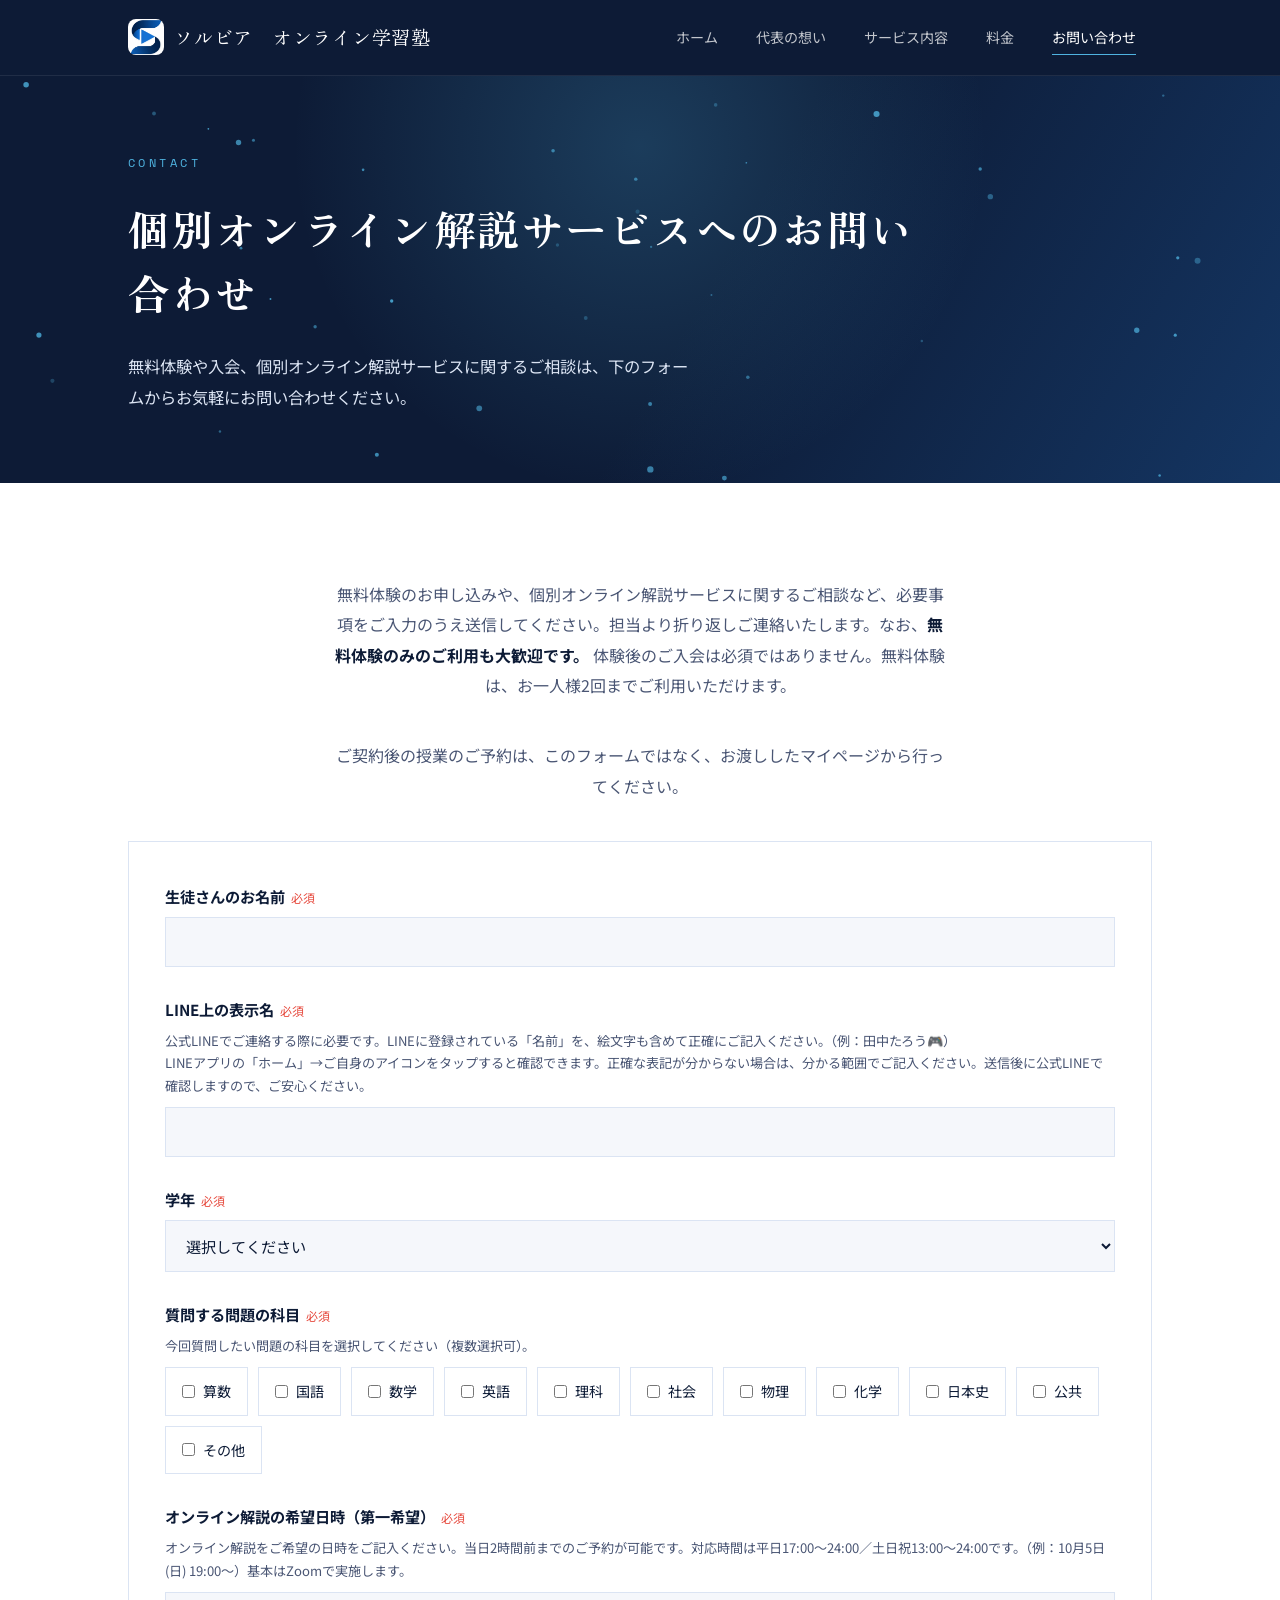
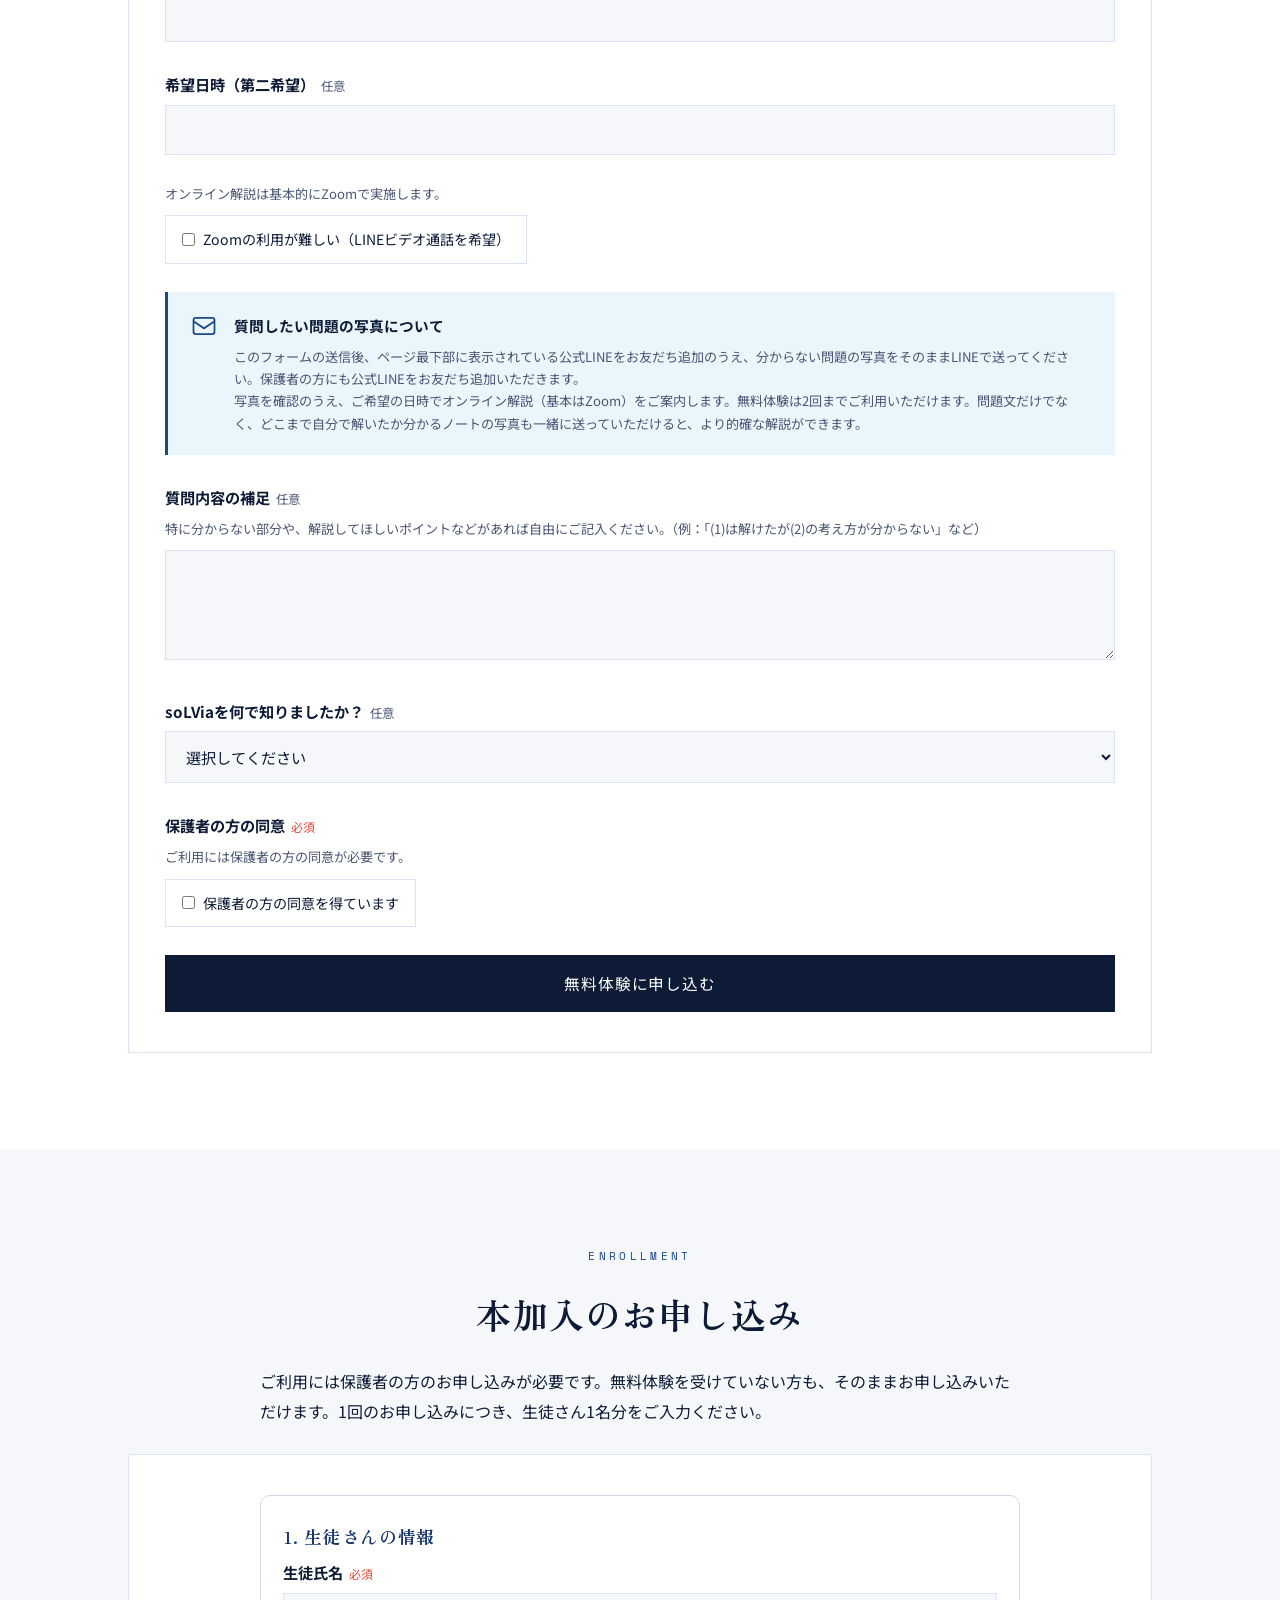
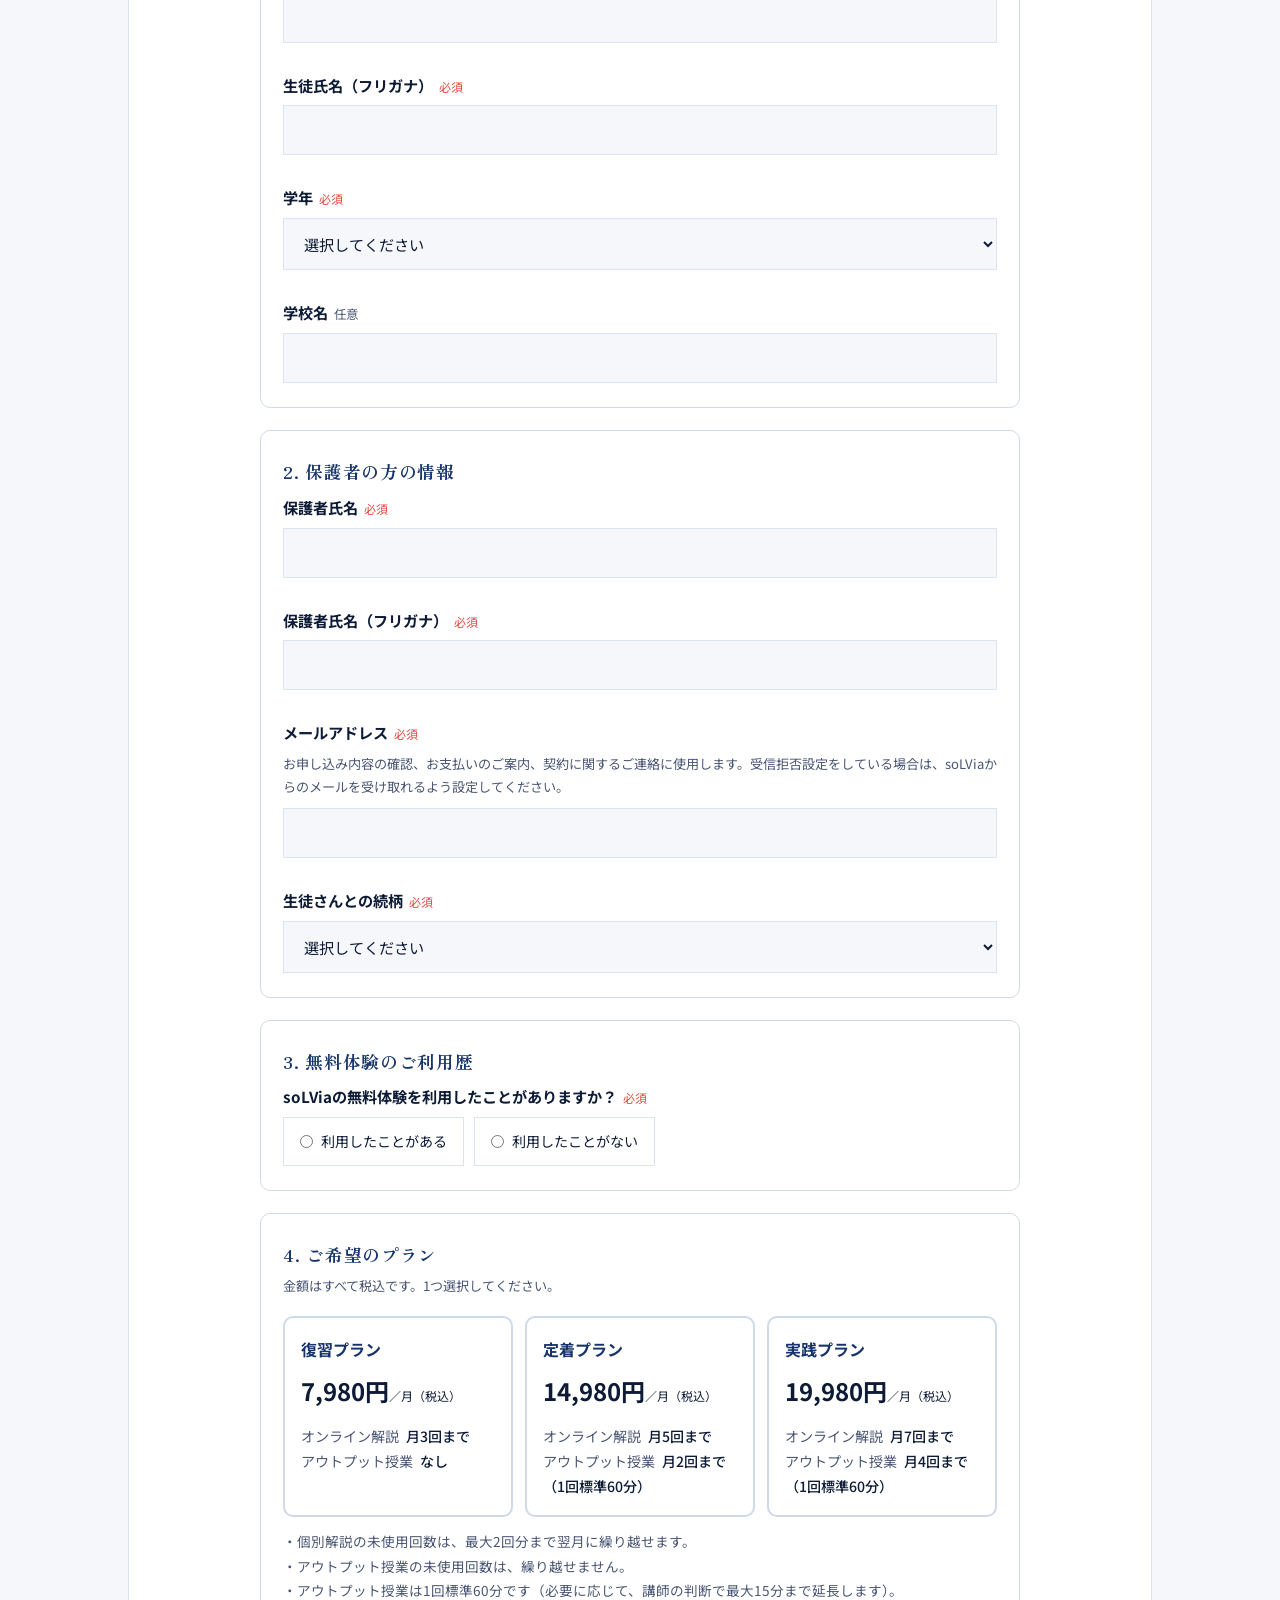
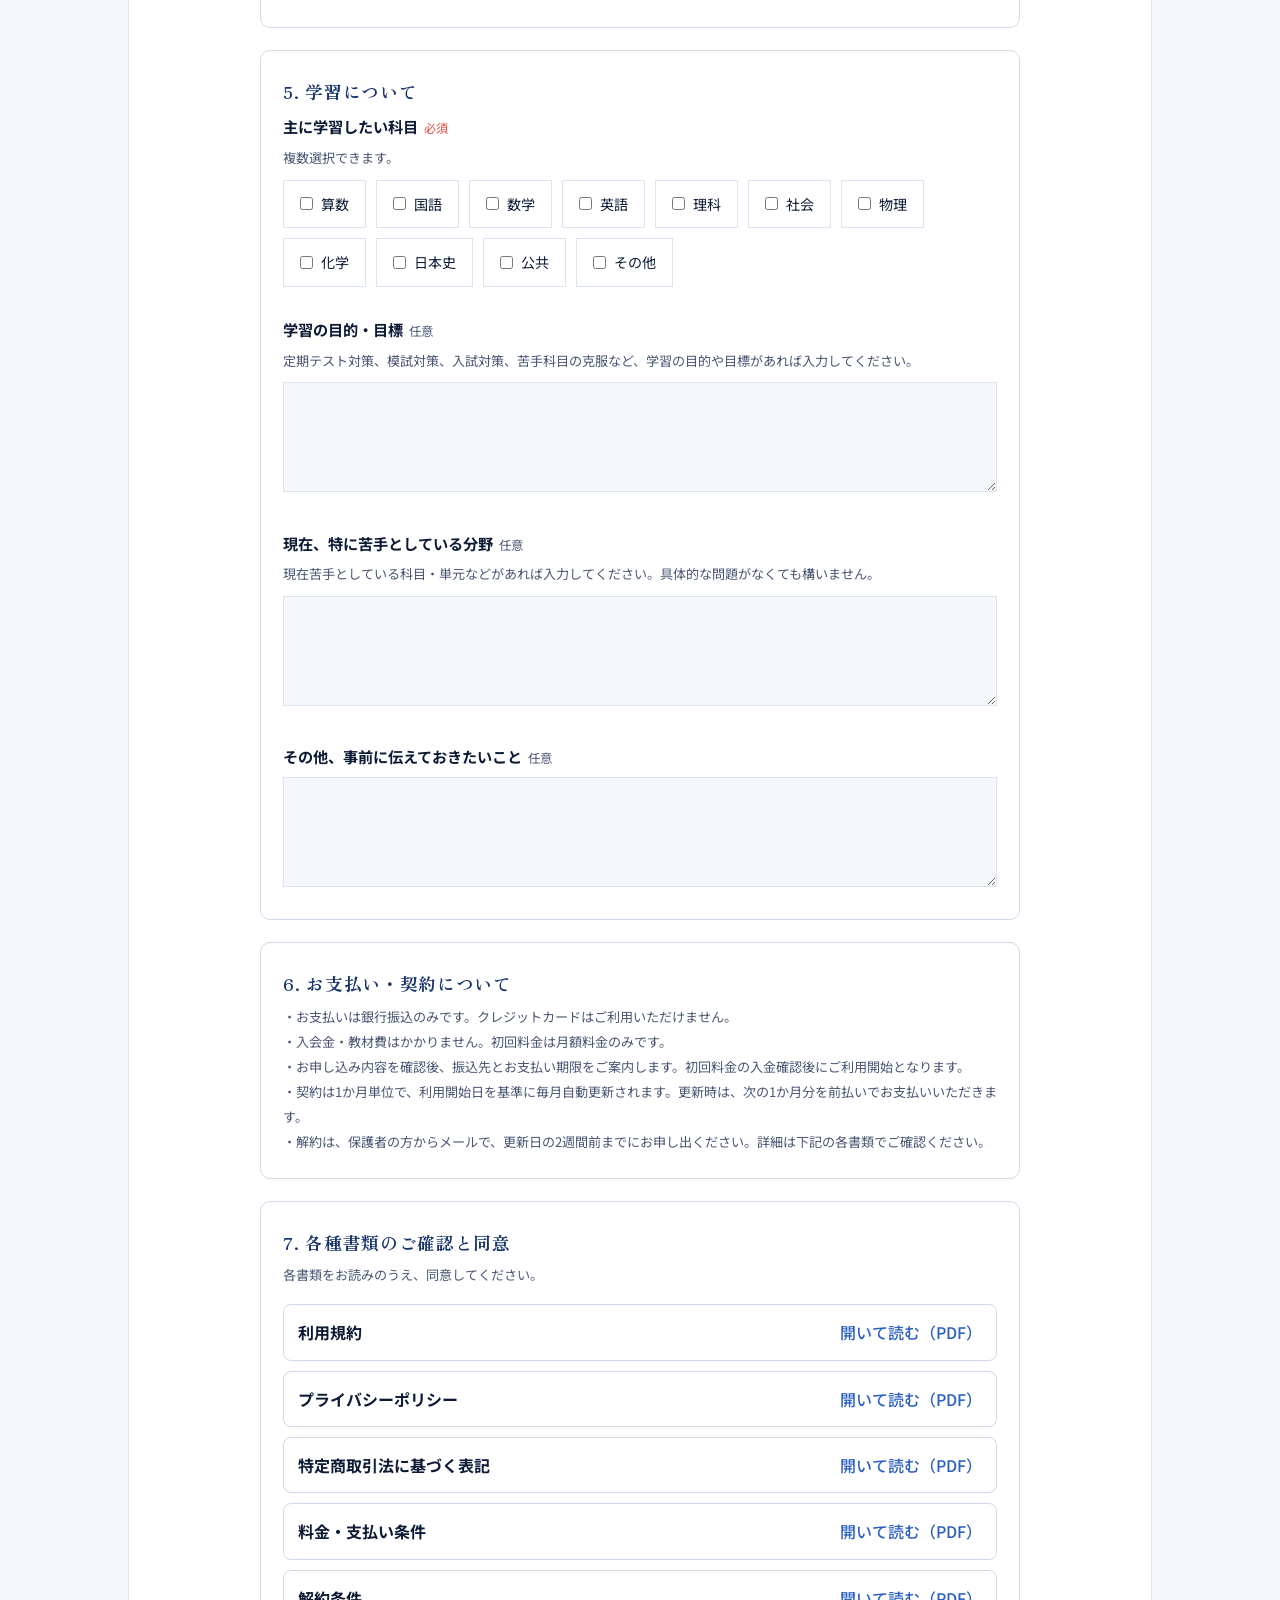
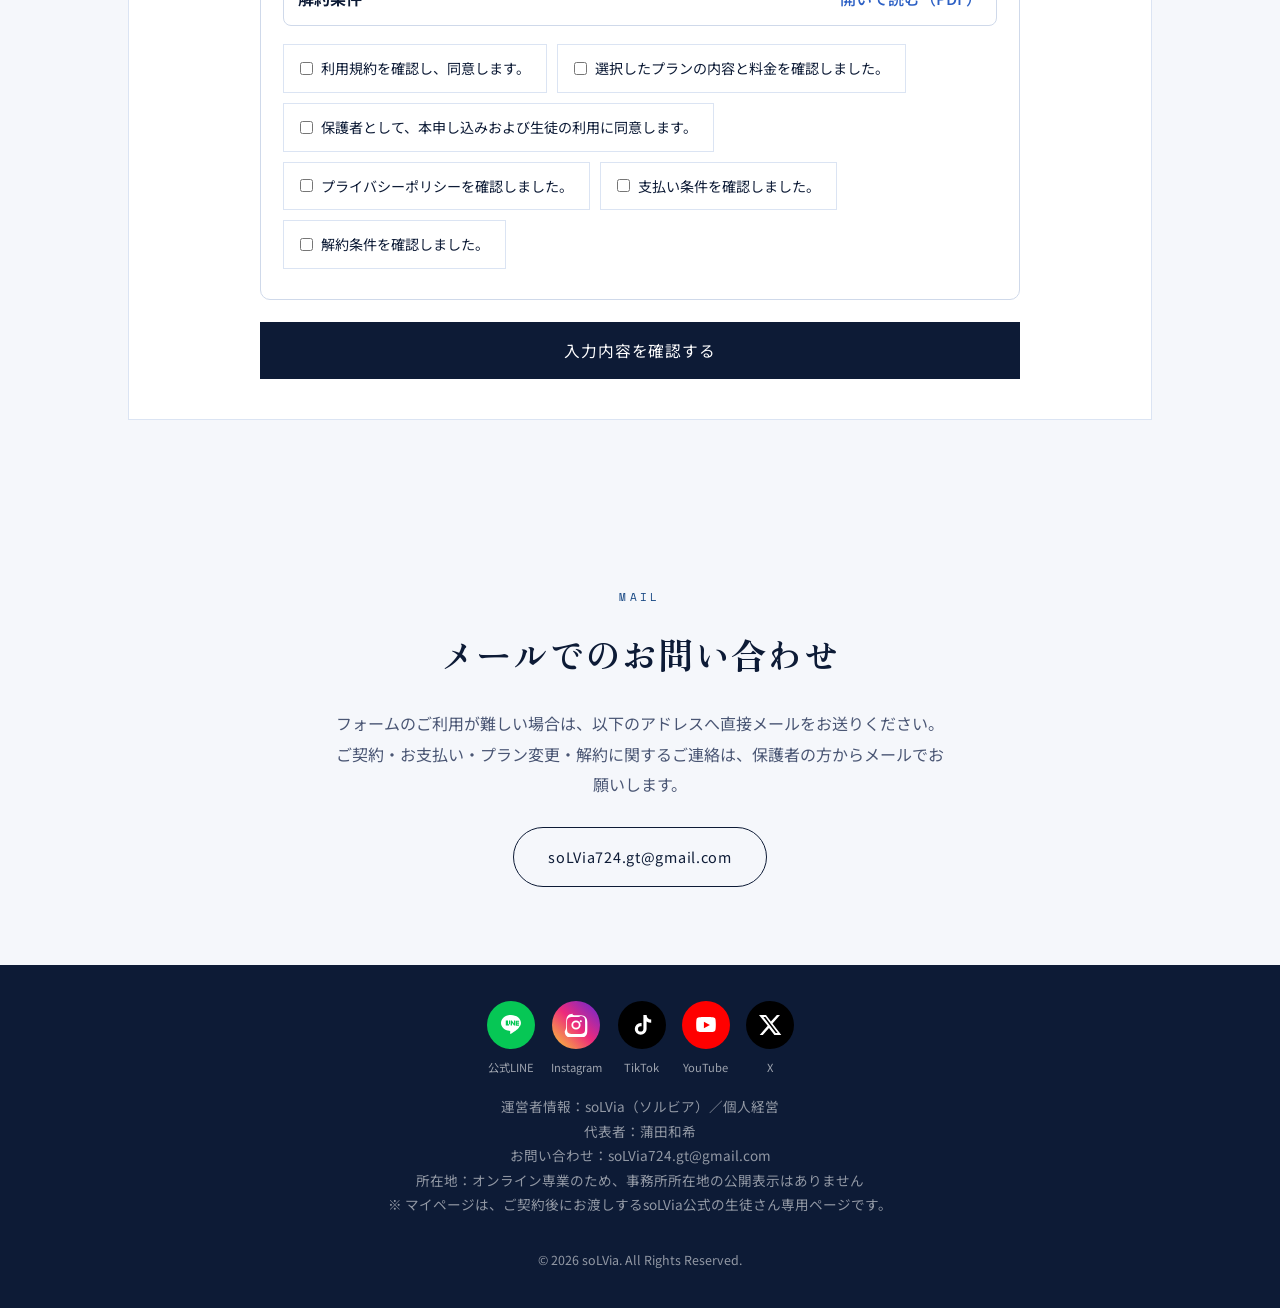
<file: contact.html>
<!DOCTYPE html>
<html lang="ja">
<head>
<meta charset="UTF-8">
<meta name="viewport" content="width=device-width, initial-scale=1.0">
<title>お問い合わせ｜個別オンライン解説サービス｜soLVia</title>
<meta name="description" content="soLViaへのお問い合わせ・無料体験のお申し込みはこちら。小学5・6年生・中学生・高校生向けの個別オンライン解説サービスについてお気軽にお問い合わせください。">
<link rel="icon" href="assets/logo.JPG">
<link rel="canonical" href="https://solvia-study.com/contact.html">
<link rel="preconnect" href="https://fonts.googleapis.com">
<link href="https://fonts.googleapis.com/css2?family=Zen+Old+Mincho:wght@500;700&family=Noto+Serif+JP:wght@500;700&family=Noto+Sans+JP:wght@300;400;500;700&family=Space+Mono&display=swap" rel="stylesheet">
<link rel="stylesheet" href="style.css">
<style>
.enroll{--e-navy:#16336b;--e-blue:#2b5fc4;--e-line:#cfd9ea;--e-bg:#f4f7fc;--e-err:#c0392b}
.enroll .e-intro{max-width:760px;margin:0 auto 28px;line-height:1.9}
.enroll .e-sec{background:#fff;border:1px solid var(--e-line);border-radius:10px;padding:24px 22px;margin:0 auto 22px;max-width:760px}
.enroll .e-sec h3{margin:0 0 4px;color:var(--e-navy);font-size:1.1rem}
.enroll .e-sec>.form-help{margin-bottom:18px}
.enroll .plan-grid{display:grid;gap:12px;grid-template-columns:repeat(auto-fit,minmax(200px,1fr))}
.enroll .plan{display:block;cursor:pointer}
.enroll .plan input{position:absolute;opacity:0}
.enroll .plan-body{display:block;border:2px solid var(--e-line);border-radius:10px;padding:16px;height:100%;background:#fff}
.enroll .plan input:checked+.plan-body{border-color:var(--e-blue);background:var(--e-bg)}
.enroll .plan input:focus-visible+.plan-body{outline:3px solid var(--e-blue);outline-offset:2px}
.enroll .plan-name{font-weight:700;color:var(--e-navy)}
.enroll .plan-price{display:block;font-size:1.5rem;font-weight:700;margin:4px 0 10px}
.enroll .plan-price small{font-size:.75rem;font-weight:400}
.enroll .plan dl{margin:0;font-size:.88rem;line-height:1.8}
.enroll .plan dt{float:left;clear:left;margin-right:.5em;color:var(--text-soft,#667)}
.enroll .plan dd{margin:0;font-weight:500}
.enroll .e-notes{font-size:.85rem;line-height:1.8;margin:12px 0 0;color:var(--text-soft,#667)}
.enroll .doc{border:1px solid var(--e-line);border-radius:8px;padding:12px 14px;margin-bottom:10px;display:flex;flex-wrap:wrap;gap:8px;justify-content:space-between;align-items:center}
.enroll .doc a{color:var(--e-blue);font-weight:500}
.enroll .doc.unset{border-style:dashed;background:#fff8e6}
.enroll .doc .badge{font-size:.78rem;color:#8a5a00}
.enroll .doc .bad{font-size:.78rem;color:var(--e-err)}
.enroll .e-admin{max-width:760px;margin:0 auto 22px;padding:12px 16px;border-radius:8px;background:#fff3cd;font-size:.88rem;line-height:1.7}
.enroll .e-err{display:block;color:var(--e-err);font-size:.82rem;margin-top:6px}
.enroll .is-invalid{border-color:var(--e-err)!important}
.enroll .e-actions{display:flex;gap:12px;flex-wrap:wrap;max-width:760px;margin:0 auto}
.enroll .e-actions button{flex:1 1 200px;min-height:52px}
.enroll .e-back{background:#fff;border:2px solid var(--e-navy);color:var(--e-navy);border-radius:8px;cursor:pointer;font-size:1rem}
.enroll table.e-sum{width:100%;border-collapse:collapse;font-size:.92rem}
.enroll .e-sum th,.enroll .e-sum td{border-bottom:1px solid var(--e-line);padding:10px 8px;text-align:left;vertical-align:top;word-break:break-word}
.enroll .e-sum th{width:11em;color:var(--e-navy);font-weight:500}
.enroll .e-done{max-width:760px;margin:0 auto;text-align:center;line-height:2}
@media(max-width:560px){.enroll .e-sec{padding:18px 14px}.enroll .e-sum th{width:7em}}
</style>
</head>
<body class="page-v2">

<header>
  <div class="nav-wrap">
    <a href="index.html" class="brand">
      <span role="img" aria-label="soLVia ロゴ" style="display:block;flex:0 0 auto;width:36px;height:36px;border-radius:8px;background:#fff url('assets/logo.JPG') no-repeat -22.8px -15.4px / 80.6px auto;"></span>
      <span class="brand-text">ソルビア　オンライン学習塾</span>
    </a>
    <button class="menu-btn" id="menuBtn" aria-label="メニュー">☰</button>
    <nav>
      <ul id="navList">
        <li><a href="index.html">ホーム</a></li>
        <li><a href="about.html">代表の想い</a></li>
        <li><a href="service.html">サービス内容</a></li>
        <li><a href="price.html">料金</a></li>
        <li><a href="contact.html" class="active">お問い合わせ</a></li>
      </ul>
    </nav>
  </div>
</header>

<main>
  <div class="hero compact">
    <div class="wrap">
      <div class="hero-eyebrow">CONTACT</div>
      <h1>個別オンライン解説サービスへのお問い合わせ</h1>
      <p class="lead">無料体験や入会、個別オンライン解説サービスに関するご相談は、下のフォームからお気軽にお問い合わせください。</p>
    </div>
  </div>

  <div class="section section-light">
    <div class="wrap">
      <p class="contact-note">無料体験のお申し込みや、個別オンライン解説サービスに関するご相談など、必要事項をご入力のうえ送信してください。担当より折り返しご連絡いたします。なお、<span class="em-strong">無料体験のみのご利用も大歓迎です。</span>
体験後のご入会は必須ではありません。無料体験は、お一人様2回までご利用いただけます。
</p>
<p class="contact-note">ご契約後の授業のご予約は、このフォームではなく、お渡ししたマイページから行ってください。</p>

      <form class="solvia-form" id="solviaForm" action="https://formspree.io/f/myeypkrr" method="POST">

        <div class="form-group">
          <label class="form-label" for="student_name">生徒さんのお名前<span class="required">必須</span></label>
          <input class="form-input" type="text" id="student_name" name="生徒さんのお名前" required>
        </div>

        <div class="form-group">
          <label class="form-label" for="line_name">LINE上の表示名<span class="required">必須</span></label>
          <p class="form-help">
            公式LINEでご連絡する際に必要です。LINEに登録されている「名前」を、絵文字も含めて正確にご記入ください。（例：田中たろう🎮）<br>
            LINEアプリの「ホーム」→ご自身のアイコンをタップすると確認できます。正確な表記が分からない場合は、分かる範囲でご記入ください。送信後に公式LINEで確認しますので、ご安心ください。
          </p>
          <input class="form-input" type="text" id="line_name" name="LINE上の表示名" required>
        </div>

        <div class="form-group">
          <label class="form-label" for="grade">学年<span class="required">必須</span></label>
          <select class="form-select" id="grade" name="学年" required>
            <option value="">選択してください</option>
            <option value="小学5年生">小学5年生</option>
            <option value="小学6年生">小学6年生</option>
            <option value="中学1年生">中学1年生</option>
            <option value="中学2年生">中学2年生</option>
            <option value="中学3年生">中学3年生</option>
            <option value="高校1年生">高校1年生</option>
            <option value="高校2年生">高校2年生</option>
            <option value="高校3年生">高校3年生</option>
          </select>
        </div>

        <div class="form-group">
          <label class="form-label">質問する問題の科目<span class="required">必須</span></label>
          <p class="form-help">今回質問したい問題の科目を選択してください（複数選択可）。</p>
          <div class="form-checkbox-grid">
            <label class="form-checkbox-item"><input type="checkbox" name="科目" value="算数"><span>算数</span></label>
            <label class="form-checkbox-item"><input type="checkbox" name="科目" value="国語"><span>国語</span></label>
            <label class="form-checkbox-item"><input type="checkbox" name="科目" value="数学"><span>数学</span></label>
            <label class="form-checkbox-item"><input type="checkbox" name="科目" value="英語"><span>英語</span></label>
            <label class="form-checkbox-item"><input type="checkbox" name="科目" value="理科"><span>理科</span></label>
            <label class="form-checkbox-item"><input type="checkbox" name="科目" value="社会"><span>社会</span></label>
            <label class="form-checkbox-item"><input type="checkbox" name="科目" value="物理"><span>物理</span></label>
            <label class="form-checkbox-item"><input type="checkbox" name="科目" value="化学"><span>化学</span></label>
            <label class="form-checkbox-item"><input type="checkbox" name="科目" value="日本史"><span>日本史</span></label>
            <label class="form-checkbox-item"><input type="checkbox" name="科目" value="公共"><span>公共</span></label>
            <label class="form-checkbox-item"><input type="checkbox" name="科目" value="その他"><span>その他</span></label>
          </div>
        </div>

        <div class="form-group">
          <label class="form-label" for="hope1">オンライン解説の希望日時（第一希望）<span class="required">必須</span></label>
          <p class="form-help">
            オンライン解説をご希望の日時をご記入ください。当日2時間前までのご予約が可能です。対応時間は平日17:00〜24:00／土日祝13:00〜24:00です。（例：10月5日(日) 19:00〜）基本はZoomで実施します。
          </p>
          <input class="form-input" type="text" id="hope1" name="希望日時（第一希望）" required>
        </div>

        <div class="form-group">
          <label class="form-label" for="hope2">希望日時（第二希望）<span style="color:var(--text-soft);font-weight:400;font-size:.78rem;margin-left:6px;">任意</span></label>
          <input class="form-input" type="text" id="hope2" name="希望日時（第二希望）">
        </div>

        <div class="form-group">
          <p class="form-help">オンライン解説は基本的にZoomで実施します。</p>
          <div class="form-checkbox-grid">
            <label class="form-checkbox-item"><input type="checkbox" name="通話方法" value="Zoomの利用が難しい（LINEビデオ通話を希望）"><span>Zoomの利用が難しい（LINEビデオ通話を希望）</span></label>
          </div>
        </div>

        <div class="form-group">
          <div class="line-photo-notice">
            <span class="line-photo-notice-icon" aria-hidden="true">
              <svg viewBox="0 0 24 24" fill="none" stroke="currentColor" stroke-width="1.5"><rect x="3" y="5" width="18" height="14" rx="2"/><path d="M3 8l9 6 9-6"/></svg>
            </span>
            <div>
              <p class="line-photo-notice-title">質問したい問題の写真について</p>
              <p class="form-help" style="margin-bottom:0;">
                このフォームの送信後、ページ最下部に表示されている公式LINEをお友だち追加のうえ、分からない問題の写真をそのままLINEで送ってください。保護者の方にも公式LINEをお友だち追加いただきます。<br>
                写真を確認のうえ、ご希望の日時でオンライン解説（基本はZoom）をご案内します。無料体験は2回までご利用いただけます。問題文だけでなく、どこまで自分で解いたか分かるノートの写真も一緒に送っていただけると、より的確な解説ができます。
              </p>
            </div>
          </div>
        </div>

        <div class="form-group">
          <label class="form-label" for="notes">質問内容の補足<span style="color:var(--text-soft);font-weight:400;font-size:.78rem;margin-left:6px;">任意</span></label>
          <p class="form-help">特に分からない部分や、解説してほしいポイントなどがあれば自由にご記入ください。（例：「(1)は解けたが(2)の考え方が分からない」など）</p>
          <textarea class="form-textarea" id="notes" name="補足"></textarea>
        </div>

        <div class="form-group">
          <label class="form-label" for="referral">soLViaを何で知りましたか？<span style="color:var(--text-soft);font-weight:400;font-size:.78rem;margin-left:6px;">任意</span></label>
          <select class="form-select" id="referral" name="流入経路">
            <option value="">選択してください</option>
            <option value="Instagram">Instagram</option>
            <option value="TikTok">TikTok</option>
            <option value="YouTube">YouTube</option>
            <option value="X（Twitter）">X（Twitter）</option>
            <option value="知人の紹介">知人の紹介</option>
            <option value="福利厚生のポータルサイト">福利厚生のポータルサイト</option>
            <option value="その他">その他</option>
          </select>
        </div>

        <div class="form-group">
          <label class="form-label">保護者の方の同意<span class="required">必須</span></label>
          <p class="form-help">ご利用には保護者の方の同意が必要です。</p>
          <div class="form-checkbox-grid">
            <label class="form-checkbox-item"><input type="checkbox" name="保護者の同意" value="同意済み" required><span>保護者の方の同意を得ています</span></label>
          </div>
        </div>

        <input type="hidden" name="_subject" value="【soLVia】無料体験のお申し込みがありました">

        <button type="submit" class="form-submit-btn" id="formSubmitBtn">無料体験に申し込む</button>

        <div class="form-status" id="formStatus"></div>
      </form>
    </div>
  </div>

  <div class="section section-tint enroll" id="enrollRoot">
  <div class="wrap">
    <div style="text-align:center;">
      <div class="eyebrow">ENROLLMENT</div>
      <h2 id="enroll">本加入のお申し込み</h2>
    </div>
    <p class="e-intro">ご利用には保護者の方のお申し込みが必要です。無料体験を受けていない方も、そのままお申し込みいただけます。1回のお申し込みにつき、生徒さん1名分をご入力ください。</p>
 
    <div id="eNotReady" class="e-sec" hidden style="text-align:center;">
      <h3>本加入のお申し込みは準備中です</h3>
      <p class="form-help">ご案内の準備が整い次第、こちらから受け付けを開始します。お急ぎの場合は公式LINEまたはメールでお問い合わせください。</p>
    </div>
    <div id="eAdmin" class="e-admin" hidden></div>
 
    <form class="solvia-form" id="enrollForm" novalidate action="https://formspree.io/f/mwllppkp" method="POST" hidden>
 
      <div id="eStepInput">
        <div class="e-sec">
          <h3>1. 生徒さんの情報</h3>
          <div class="form-group"><label class="form-label" for="e_sname">生徒氏名<span class="required">必須</span></label><input class="form-input" id="e_sname" name="生徒氏名" required></div>
          <div class="form-group"><label class="form-label" for="e_skana">生徒氏名（フリガナ）<span class="required">必須</span></label><input class="form-input" id="e_skana" name="生徒氏名（フリガナ）" required></div>
          <div class="form-group"><label class="form-label" for="e_grade">学年<span class="required">必須</span></label>
            <select class="form-select" id="e_grade" name="学年" required><option value="">選択してください</option>
              <option>小学5年生</option><option>小学6年生</option>
              <option>中学1年生</option><option>中学2年生</option><option>中学3年生</option><option>高校1年生</option><option>高校2年生</option><option>高校3年生</option><option>その他</option></select></div>
          <div class="form-group"><label class="form-label" for="e_school">学校名<span style="color:var(--text-soft);font-weight:400;font-size:.78rem;margin-left:6px;">任意</span></label><input class="form-input" id="e_school" name="学校名"></div>
        </div>
 
        <div class="e-sec">
          <h3>2. 保護者の方の情報</h3>
          <div class="form-group"><label class="form-label" for="e_pname">保護者氏名<span class="required">必須</span></label><input class="form-input" id="e_pname" name="保護者氏名" required></div>
          <div class="form-group"><label class="form-label" for="e_pkana">保護者氏名（フリガナ）<span class="required">必須</span></label><input class="form-input" id="e_pkana" name="保護者氏名（フリガナ）" required></div>
          <div class="form-group"><label class="form-label" for="e_mail">メールアドレス<span class="required">必須</span></label>
            <p class="form-help">お申し込み内容の確認、お支払いのご案内、契約に関するご連絡に使用します。受信拒否設定をしている場合は、soLViaからのメールを受け取れるよう設定してください。</p>
            <input class="form-input" type="email" id="e_mail" name="メールアドレス" required autocomplete="email"></div>
          <div class="form-group"><label class="form-label" for="e_rel">生徒さんとの続柄<span class="required">必須</span></label>
            <select class="form-select" id="e_rel" name="続柄" required><option value="">選択してください</option><option>父</option><option>母</option><option>その他</option></select></div>
        </div>
 
        <div class="e-sec">
          <h3>3. 無料体験のご利用歴</h3>
          <div class="form-group" data-group="trial"><label class="form-label">soLViaの無料体験を利用したことがありますか？<span class="required">必須</span></label>
            <div class="form-checkbox-grid">
              <label class="form-checkbox-item"><input type="radio" name="無料体験の利用歴" value="利用したことがある"><span>利用したことがある</span></label>
              <label class="form-checkbox-item"><input type="radio" name="無料体験の利用歴" value="利用したことがない"><span>利用したことがない</span></label></div></div>
        </div>
 
        <div class="e-sec">
          <h3>4. ご希望のプラン</h3>
          <p class="form-help">金額はすべて税込です。1つ選択してください。</p>
          <div class="form-group" data-group="plan"><div class="plan-grid" id="ePlans"></div><span class="e-err" hidden></span></div>
          <p class="e-notes">・個別解説の未使用回数は、最大2回分まで翌月に繰り越せます。<br>・アウトプット授業の未使用回数は、繰り越せません。<br>・アウトプット授業は1回標準60分です（必要に応じて、講師の判断で最大15分まで延長します）。</p>
        </div>
 
        <div class="e-sec">
          <h3>5. 学習について</h3>
          <div class="form-group" data-group="subj"><label class="form-label">主に学習したい科目<span class="required">必須</span></label>
            <p class="form-help">複数選択できます。</p>
            <div class="form-checkbox-grid">
              <label class="form-checkbox-item"><input type="checkbox" name="科目" value="算数"><span>算数</span></label>
              <label class="form-checkbox-item"><input type="checkbox" name="科目" value="国語"><span>国語</span></label>
              <label class="form-checkbox-item"><input type="checkbox" name="科目" value="数学"><span>数学</span></label>
              <label class="form-checkbox-item"><input type="checkbox" name="科目" value="英語"><span>英語</span></label>
              <label class="form-checkbox-item"><input type="checkbox" name="科目" value="理科"><span>理科</span></label>
              <label class="form-checkbox-item"><input type="checkbox" name="科目" value="社会"><span>社会</span></label>
              <label class="form-checkbox-item"><input type="checkbox" name="科目" value="物理"><span>物理</span></label>
              <label class="form-checkbox-item"><input type="checkbox" name="科目" value="化学"><span>化学</span></label>
              <label class="form-checkbox-item"><input type="checkbox" name="科目" value="日本史"><span>日本史</span></label>
              <label class="form-checkbox-item"><input type="checkbox" name="科目" value="公共"><span>公共</span></label>
              <label class="form-checkbox-item"><input type="checkbox" name="科目" value="その他"><span>その他</span></label></div></div>
          <div class="form-group"><label class="form-label" for="e_goal">学習の目的・目標<span style="color:var(--text-soft);font-weight:400;font-size:.78rem;margin-left:6px;">任意</span></label>
            <p class="form-help">定期テスト対策、模試対策、入試対策、苦手科目の克服など、学習の目的や目標があれば入力してください。</p><textarea class="form-textarea" id="e_goal" name="学習の目的・目標"></textarea></div>
          <div class="form-group"><label class="form-label" for="e_weak">現在、特に苦手としている分野<span style="color:var(--text-soft);font-weight:400;font-size:.78rem;margin-left:6px;">任意</span></label>
            <p class="form-help">現在苦手としている科目・単元などがあれば入力してください。具体的な問題がなくても構いません。</p><textarea class="form-textarea" id="e_weak" name="苦手分野"></textarea></div>
          <div class="form-group"><label class="form-label" for="e_other">その他、事前に伝えておきたいこと<span style="color:var(--text-soft);font-weight:400;font-size:.78rem;margin-left:6px;">任意</span></label><textarea class="form-textarea" id="e_other" name="その他"></textarea></div>
        </div>
 
        <div class="e-sec">
          <h3>6. お支払い・契約について</h3>
          <p class="form-help" style="margin-bottom:0;line-height:1.9">・お支払いは銀行振込のみです。クレジットカードはご利用いただけません。<br>・入会金・教材費はかかりません。初回料金は月額料金のみです。<br>・お申し込み内容を確認後、振込先とお支払い期限をご案内します。初回料金の入金確認後にご利用開始となります。<br>・契約は1か月単位で、利用開始日を基準に毎月自動更新されます。更新時は、次の1か月分を前払いでお支払いいただきます。<br>・解約は、保護者の方からメールで、更新日の2週間前までにお申し出ください。詳細は下記の各書類でご確認ください。</p>
        </div>
 
        <div class="e-sec">
          <h3>7. 各種書類のご確認と同意</h3>
          <p class="form-help">各書類をお読みのうえ、同意してください。</p>
          <div id="eDocs"></div>
          <div class="form-group" data-group="agree" style="margin-top:18px;margin-bottom:0"><div class="form-checkbox-grid" id="eAgrees"></div><span class="e-err" hidden></span></div>
        </div>
 
        <div class="e-actions"><button type="button" class="form-submit-btn" id="eToConfirm">入力内容を確認する</button></div>
      </div>
 
      <div id="eStepConfirm" hidden>
        <div class="e-sec"><h3>入力内容のご確認</h3><p class="form-help">内容をご確認のうえ、「この内容で申し込む」を押してください。</p>
          <table class="e-sum" id="eSummary"></table>
          <div class="form-group" style="margin:18px 0 0"><div class="form-checkbox-grid"><label class="form-checkbox-item"><input type="checkbox" id="e_confirm"><span>入力内容に誤りがないことを確認しました</span></label></div><span class="e-err" hidden id="eConfirmErr"></span></div></div>
        <div class="e-actions"><button type="button" class="e-back" id="eBack">入力に戻る</button><button type="submit" class="form-submit-btn" id="eSubmit">この内容で申し込む</button></div>
        <div class="form-status" id="eStatus" role="alert"></div>
      </div>
    </form>
 
    <div id="eDone" class="e-done" hidden>
      <h3 style="color:var(--e-navy)">本加入のお申し込みを受け付けました</h3>
      <p>soLViaにお申し込みいただき、ありがとうございます。<br>お申し込み内容を確認後、ご登録いただいたメールアドレス宛に、今後のお手続きとお支払いについてご案内いたします。<br>初回料金の入金確認後にサービスをご利用いただけます。<br>運営者からのメールをご確認ください。</p>
      <p class="form-help">公式LINEもあわせてお友だち追加ください。</p>
      <a class="btn btn-outline-navy" id="eLine" target="_blank" rel="noopener">公式LINEを追加する</a>
    </div>
  </div>
</div>

  <div class="section section-tint compact">
    <div class="wrap" style="text-align:center;">
      <div class="eyebrow">MAIL</div>
      <h2 style="margin-bottom:20px;">メールでのお問い合わせ</h2>
      <p class="desc" style="margin:0 auto 28px;text-align:center;">フォームのご利用が難しい場合は、以下のアドレスへ直接メールをお送りください。<br>ご契約・お支払い・プラン変更・解約に関するご連絡は、保護者の方からメールでお願いします。</p>
      <a href="mailto:soLVia724.gt@gmail.com" class="btn btn-outline-navy">soLVia724.gt@gmail.com</a>
    </div>
  </div>
</main>

<footer>
  <div class="wrap">
    <div class="social-links">
      <div class="social-item">
        <a href="https://lin.ee/7RnWp3B" target="_blank" rel="noopener" class="social-icon social-line" aria-label="LINE公式アカウント">
          <svg viewBox="0 0 24 24" fill="currentColor"><path d="M12 2C6.48 2 2 5.58 2 10c0 3.94 3.53 7.22 8.3 7.86.32.07.76.21.87.49.1.25.06.65.03.9 0 0-.12.7-.14.85-.04.25-.2.98.86.53 1.05-.44 5.68-3.35 7.75-5.73C21.06 13.1 22 11.63 22 10c0-4.42-4.48-8-10-8Zm-3.3 10.6H7.1a.32.32 0 0 1-.32-.32V7.87c0-.18.14-.32.32-.32h1.6c.18 0 .32.14.32.32v3.4h1.68c.18 0 .32.15.32.33v.68a.32.32 0 0 1-.32.32Zm2.15 0h-.55a.32.32 0 0 1-.32-.32v-4.4c0-.18.14-.32.32-.32h.55c.18 0 .32.14.32.32v4.4a.32.32 0 0 1-.32.32Zm5.02 0h-.6a.33.33 0 0 1-.26-.13l-2.02-2.73v2.54c0 .18-.14.32-.32.32h-.55a.32.32 0 0 1-.32-.32v-4.4c0-.18.14-.32.32-.32h.6c.1 0 .2.05.26.13l2.02 2.73V7.87c0-.18.14-.32.32-.32h.55c.18 0 .32.14.32.32v4.4a.32.32 0 0 1-.32.33Zm3.9-3.73h-1.8v.75h1.8c.18 0 .32.14.32.32v.55a.32.32 0 0 1-.32.32h-1.8v.75h1.8c.18 0 .32.15.32.33v.55a.32.32 0 0 1-.32.32h-2.67a.32.32 0 0 1-.32-.32v-4.4c0-.18.14-.32.32-.32h2.67c.18 0 .32.14.32.32v.55a.32.32 0 0 1-.32.32Z"/></svg>
        </a>
        <span class="social-item-label">公式LINE</span>
      </div>

      <div class="social-item">
        <a href="https://www.instagram.com/solvia.724.gt?igsi=aDB1bjBmbHdyYTA%3D&utm_source=qr" target="_blank" rel="noopener" class="social-icon social-instagram" aria-label="Instagram">
          <svg viewBox="0 0 24 24" fill="currentColor"><path d="M12 2.2c3.2 0 3.6 0 4.9.07 1.2.06 2 .25 2.7.53.7.28 1.3.65 1.9 1.25.6.6.97 1.2 1.25 1.9.28.7.47 1.5.53 2.7.06 1.3.07 1.7.07 4.9s0 3.6-.07 4.9c-.06 1.2-.25 2-.53 2.7a5.4 5.4 0 0 1-1.25 1.9 5.4 5.4 0 0 1-1.9 1.25c-.7.28-1.5.47-2.7.53-1.3.06-1.7.07-4.9.07s-3.6 0-4.9-.07c-1.2-.06-2-.25-2.7-.53a5.4 5.4 0 0 1-1.9-1.25 5.4 5.4 0 0 1-1.25-1.9c-.28-.7-.47-1.5-.53-2.7C2.2 15.6 2.2 15.2 2.2 12s0-3.6.07-4.9c.06-1.2.25-2 .53-2.7.28-.7.65-1.3 1.25-1.9a5.4 5.4 0 0 1 1.9-1.25c.7-.28 1.5-.47 2.7-.53C8.4 2.2 8.8 2.2 12 2.2Zm0 1.8c-3.15 0-3.52 0-4.77.07-1 .05-1.55.21-1.91.35-.48.19-.82.4-1.18.77-.36.36-.58.7-.77 1.18-.14.36-.3.9-.35 1.9C3 9.28 3 9.65 3 12s0 3.52.07 4.77c.05 1 .21 1.55.35 1.9.19.48.4.82.77 1.18.36.36.7.58 1.18.77.36.14.9.3 1.91.35 1.25.06 1.62.07 4.77.07s3.52 0 4.77-.07c1-.05 1.55-.21 1.91-.35.48-.19.82-.4 1.18-.77.36-.36.58-.7.77-1.18.14-.36.3-.9.35-1.9.06-1.25.07-1.62.07-4.77s0-3.52-.07-4.77c-.05-1-.21-1.55-.35-1.9a3.1 3.1 0 0 0-.77-1.18 3.1 3.1 0 0 0-1.18-.77c-.36-.14-.9-.3-1.91-.35C15.52 4 15.15 4 12 4Zm0 3.4A4.6 4.6 0 1 1 7.4 12 4.6 4.6 0 0 1 12 7.4Zm0 1.8a2.8 2.8 0 1 0 2.8 2.8A2.8 2.8 0 0 0 12 9.2Zm4.8-2a1.08 1.08 0 1 1-1.08 1.08A1.08 1.08 0 0 1 16.8 7.2Z"/></svg>
        </a>
        <span class="social-item-label">Instagram</span>
      </div>

      <div class="social-item">
        <a href="https://www.tiktok.com/@solvia.724?_r=1&_t=ZS-99HRM1F8xhX" target="_blank" rel="noopener" class="social-icon social-tiktok" aria-label="TikTok">
          <svg viewBox="0 0 24 24" fill="currentColor"><path d="M16.6 2h-3.2v13.9c0 1.5-1.2 2.7-2.7 2.7a2.7 2.7 0 0 1-2.7-2.7 2.7 2.7 0 0 1 2.7-2.7c.3 0 .6 0 .9.1V10c-.3 0-.6-.06-.9-.06A5.9 5.9 0 0 0 4.8 15.9a5.9 5.9 0 0 0 5.9 5.9 5.9 5.9 0 0 0 5.9-5.9V8.4a8.2 8.2 0 0 0 4.6 1.4V6.6a4.9 4.9 0 0 1-4.6-4.6Z"/></svg>
        </a>
        <span class="social-item-label">TikTok</span>
      </div>

      <div class="social-item">
        <a href="https://youtube.com/@solvia__724?si=nAznKishrnshzKH8" target="_blank" rel="noopener" class="social-icon social-youtube" aria-label="YouTube">
          <svg viewBox="0 0 24 24" fill="currentColor"><path d="M21.6 7.2s-.2-1.5-.8-2.1c-.8-.8-1.7-.8-2.1-.9C15.9 4 12 4 12 4h0s-3.9 0-6.7.2c-.4 0-1.3.1-2.1.9-.6.6-.8 2.1-.8 2.1S2.2 9 2.2 10.8v1.5c0 1.8.2 3.6.2 3.6s.2 1.5.8 2.1c.8.8 1.8.8 2.3.9 1.7.2 6.5.2 6.5.2s3.9 0 6.7-.2c.4 0 1.3-.1 2.1-.9.6-.6.8-2.1.8-2.1s.2-1.8.2-3.6v-1.5c0-1.8-.2-3.6-.2-3.6ZM9.9 15.3V8.7l6 3.3-6 3.3Z"/></svg>
        </a>
        <span class="social-item-label">YouTube</span>
      </div>

      <div class="social-item">
        <a href="https://x.com/solvia724gt?s=11" target="_blank" rel="noopener" class="social-icon social-x" aria-label="X">
          <svg viewBox="0 0 24 24" fill="currentColor"><path d="M18.9 2H22l-7.5 8.6L23.3 22h-6.9l-5.4-7-6.2 7H1.7l8-9.2L1 2h7l4.9 6.4Zm-1.2 18h1.9L7.4 4H5.4Z"/></svg>
        </a>
        <span class="social-item-label">X</span>
      </div>
    </div>
    <div style="margin:0 0 16px;font-size:.85rem;line-height:1.8;">
      運営者情報：soLVia（ソルビア）／個人経営<br>
      代表者：蒲田和希<br>
      お問い合わせ：<a href="mailto:soLVia724.gt@gmail.com">soLVia724.gt@gmail.com</a><br>
      所在地：オンライン専業のため、事務所所在地の公開表示はありません<br>
      ※ マイページは、ご契約後にお渡しするsoLVia公式の生徒さん専用ページです。
    </div>
    <div>© 2026 soLVia. All Rights Reserved.</div>
  </div>
</footer>

<script src="script.js"></script>
<script>
(function(){var sel='.price-card,.material-card,.about-feature,.stat-card,.cycle-step,.callout-box,.section-photo,.founder-profile';var els=[].slice.call(document.querySelectorAll(sel));for(var i=0;i<els.length;i++){els[i].classList.add('reveal');}if(!('IntersectionObserver' in window)){for(var j=0;j<els.length;j++){els[j].classList.add('in');}return;}var io=new IntersectionObserver(function(es){es.forEach(function(en){if(en.isIntersecting){en.target.classList.add('in');io.unobserve(en.target);}});},{threshold:.12});els.forEach(function(e){io.observe(e);});})();
</script>

  <script>
(function(){
/* ===== 管理者設定（ここだけ編集） ===== */
var CFG={
  lineUrl:'https://lin.ee/7RnWp3B',   // 公式LINE（空欄なら完了画面のボタン非表示）
  // 書類URL。完成したPDFのパス/URLを入れる。空欄＝未設定。
  docs:[
    {key:'terms',   title:'利用規約',               url:'assets/rule.pdf', agree:'利用規約を確認し、同意します。'},
    {key:'privacy', title:'プライバシーポリシー',   url:'assets/privacy-policy.pdf', agree:'プライバシーポリシーを確認しました。'},
    {key:'tokushou',title:'特定商取引法に基づく表記',url:'assets/commerc-trade.pdf', agree:null},
    {key:'payment', title:'料金・支払い条件',       url:'assets/price-rule.pdf', agree:'支払い条件を確認しました。'},
    {key:'cancel',  title:'解約条件',               url:'assets/cancel.pdf', agree:'解約条件を確認しました。'}
  ],
  plans:[
    {id:'復習プラン',name:'復習プラン',price:'7,980',kai:'月3回まで',out:'なし'},
    {id:'定着プラン',name:'定着プラン',price:'14,980',kai:'月5回まで',out:'月2回まで（1回標準60分）'},
    {id:'実践プラン',name:'実践プラン',price:'19,980',kai:'月7回まで',out:'月4回まで（1回標準60分）'}
  ]
};
/* ===== ここから下は通常編集不要 ===== */
var $=function(s){return document.querySelector(s)};
var form=$('#enrollForm');if(!form)return;
var unset=CFG.docs.filter(function(d){return !d.url});
var preview=/[?&]preview=1/.test(location.search);
var ready=unset.length===0;
if(!ready&&!preview){$('#eNotReady').hidden=false;return;}
form.hidden=false;
if(!ready){var a=$('#eAdmin');a.hidden=false;a.textContent='【管理者プレビュー】PDF未設定の書類があります（'+unset.map(function(d){return d.title}).join('、')+'）。すべて設定するまで送信はできず、一般公開画面には本フォームは表示されません。';}
 
function esc(s){return String(s).replace(/[&<>"']/g,function(c){return {'&':'&amp;','<':'&lt;','>':'&gt;','"':'&quot;',"'":'&#39;'}[c]})}
 
$('#ePlans').innerHTML=CFG.plans.map(function(p){
  return '<label class="plan"><input type="radio" name="希望プラン" value="'+esc(p.id+'（月額'+p.price+'円・税込）')+'"><span class="plan-body"><span class="plan-name">'+esc(p.name)+'</span><span class="plan-price">'+p.price+'円<small>／月（税込）</small></span><dl><dt>オンライン解説</dt><dd>'+esc(p.kai)+'</dd><dt>アウトプット授業</dt><dd>'+esc(p.out)+'</dd></dl></span></label>';
}).join('');
 
$('#eDocs').innerHTML=CFG.docs.map(function(d,i){
  if(!d.url)return '<div class="doc unset"><strong>'+esc(d.title)+'</strong><span class="badge">PDF未設定（管理者向け表示）</span></div>';
  return '<div class="doc" data-i="'+i+'"><strong>'+esc(d.title)+'</strong><a href="'+esc(d.url)+'" target="_blank" rel="noopener">開いて読む（PDF）</a></div>';
}).join('');
// リンク切れ検知
CFG.docs.forEach(function(d,i){if(!d.url)return;fetch(d.url,{method:'HEAD'}).then(function(r){if(!r.ok)throw 0}).catch(function(){
  var el=document.querySelector('.doc[data-i="'+i+'"]');if(el)el.insertAdjacentHTML('beforeend','<span class="bad">読み込めません。お手数ですがメールでお問い合わせください。</span>');});});
 
var agrees=[CFG.docs[0].agree,'選択したプランの内容と料金を確認しました。','保護者として、本申し込みおよび生徒の利用に同意します。'].concat(CFG.docs.slice(1).map(function(d){return d.agree})).filter(Boolean);
$('#eAgrees').innerHTML=agrees.map(function(t,i){return '<label class="form-checkbox-item"><input type="checkbox" class="e-agree" value="同意済み" name="同意'+(i+1)+'"><span>'+esc(t)+'</span></label>'}).join('');
 
function checked(sel){return form.querySelectorAll(sel+':checked')}
function showErr(el,msg){var g=el.closest('.form-group');var e=g&&g.querySelector('.e-err');if(!e){e=document.createElement('span');e.className='e-err';g.appendChild(e)}e.textContent=msg;e.hidden=false;if(el.classList)el.classList.add('is-invalid')}
function clearErrs(){form.querySelectorAll('.e-err').forEach(function(e){e.hidden=true;e.textContent=''});form.querySelectorAll('.is-invalid').forEach(function(e){e.classList.remove('is-invalid')})}
 
function validate(){
  clearErrs();var first=null;
  function bad(el,msg){showErr(el,msg);first=first||el}
  form.querySelectorAll('#eStepInput [required]').forEach(function(f){
    if(!f.value.trim())bad(f,'入力してください。');
    else if(f.type==='email'&&!/^[^\s@]+@[^\s@]+\.[^\s@]+$/.test(f.value))bad(f,'メールアドレスの形式で入力してください。');});
  if(!checked('input[name="無料体験の利用歴"]').length)bad(form.querySelector('[data-group=trial] input'),'いずれか1つを選択してください。');
  if(!checked('input[name="希望プラン"]').length)bad(form.querySelector('[data-group=plan] input'),'プランを1つ選択してください。');
  if(!checked('input[name="科目"]').length)bad(form.querySelector('[data-group=subj] input'),'科目を1つ以上選択してください。');
  if(checked('.e-agree').length!==agrees.length)bad(form.querySelector('.e-agree'),'すべての項目への同意が必要です。');
  if(!ready)bad(form.querySelector('[data-group=agree] input'),'PDF未設定のため送信できません。');
  if(first){(first.scrollIntoView||function(){}).call(first,{behavior:'smooth',block:'center'});if(first.focus)first.focus()}
  return !first;
}
function val(n){var l=form.querySelectorAll('[name="'+n+'"]');var o=[];l.forEach(function(x){if((x.type==='checkbox'||x.type==='radio')){if(x.checked)o.push(x.value)}else o.push(x.value)});return o.join('、')}
$('#eToConfirm').onclick=function(){
  if(!validate())return;
  var rows=['生徒氏名','生徒氏名（フリガナ）','学年','学校名','保護者氏名','保護者氏名（フリガナ）','メールアドレス','続柄','無料体験の利用歴','希望プラン','科目','学習の目的・目標','苦手分野','その他'];
  $('#eSummary').innerHTML=rows.map(function(n){return '<tr><th>'+esc(n)+'</th><td>'+(esc(val(n))||'―').replace(/\n/g,'<br>')+'</td></tr>'}).join('')+'<tr><th>お支払い</th><td>銀行振込（ゆうちょ銀行）／1か月単位・毎月自動更新</td></tr>';
  $('#eStepInput').hidden=true;$('#eStepConfirm').hidden=false;form.scrollIntoView({behavior:'smooth'});
};
$('#eBack').onclick=function(){$('#eStepConfirm').hidden=true;$('#eStepInput').hidden=false;form.scrollIntoView({behavior:'smooth'})};
 
var sending=false;
var st=$('#eStatus');
function say(msg){st.textContent=msg;st.style.color='#c0392b';st.scrollIntoView({behavior:'smooth',block:'center'})}
$('#e_confirm').addEventListener('change',function(){$('#eConfirmErr').hidden=true});
form.addEventListener('submit',function(ev){
  ev.preventDefault();
  if(sending)return;
  st.textContent='';
  if(!ready){say('PDF未設定の書類があるため送信できません。');return}
  var ce=$('#eConfirmErr');
  if(!$('#e_confirm').checked){ce.textContent='ご確認のチェックをお願いします。';ce.hidden=false;return}
  ce.hidden=true;
  if(/[^\x00-\x7F]/.test(form.getAttribute('action'))){say('送信先（Formspree）の設定が完了していません。action のIDを確認してください。');return}
  sending=true;var b=$('#eSubmit');b.disabled=true;b.textContent='送信中…';
  var fd=new FormData();
  ['生徒氏名','生徒氏名（フリガナ）','学年','学校名','保護者氏名','保護者氏名（フリガナ）','メールアドレス','続柄','無料体験の利用歴','希望プラン','科目','学習の目的・目標','苦手分野','その他'].forEach(function(n){fd.append(n,val(n))});
  fd.append('同意事項',agrees.join(' / '));fd.append('入力内容の確認','確認済み');
  fd.append('_subject','【soLVia】本加入のお申し込みがありました');
  fetch(form.action,{method:'POST',body:fd,headers:{Accept:'application/json'}}).then(function(r){
    if(!r.ok){return r.text().then(function(t){console.error('Formspree',r.status,t);throw new Error('エラー番号 '+r.status)})}
    form.hidden=true;$('#eDone').hidden=false;
    if(CFG.lineUrl)$('#eLine').href=CFG.lineUrl;else $('#eLine').hidden=true;
    $('#eDone').scrollIntoView({behavior:'smooth'});
  }).catch(function(err){
    sending=false;b.disabled=false;b.textContent='この内容で申し込む';
    say('送信できませんでした（'+(err&&err.message?err.message:'通信エラー')+'）。通信状況をご確認のうえ、もう一度お試しください。解決しない場合は soLVia724.gt@gmail.com までご連絡ください。');
  });
});
})();
</script>
</body>
</html>
</file>
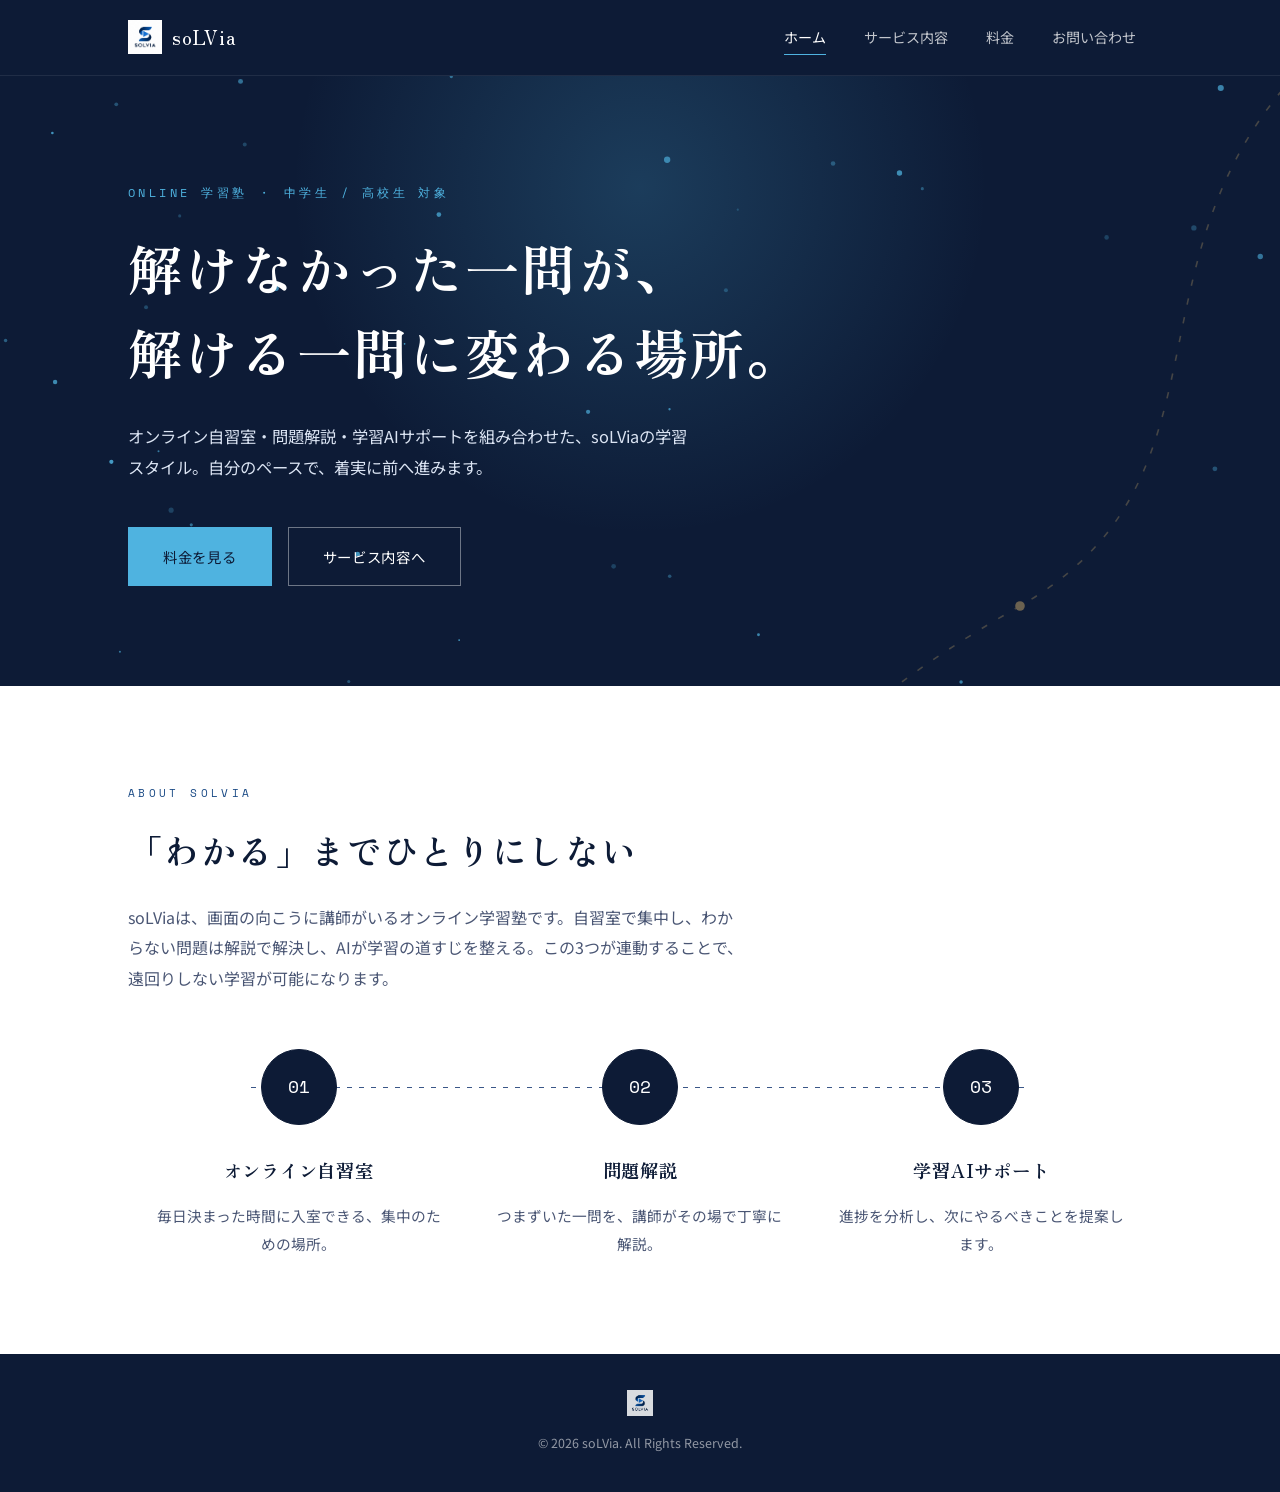
<file: index_backup.html>
<!DOCTYPE html>
<html lang="ja">
<head>
<meta charset="UTF-8">
<meta name="viewport" content="width=device-width, initial-scale=1.0">
<title>soLVia｜オンライン学習塾</title>
<meta name="description" content="中高生のためのオンライン学習塾 soLVia。オンライン自習室・問題解説・学習AIサポートで、続けられる学習習慣をつくります。">
<link rel="icon" href="assets/logo.JPG">
<link rel="preconnect" href="https://fonts.googleapis.com">
<link href="https://fonts.googleapis.com/css2?family=Zen+Old+Mincho:wght@500;700&family=Noto+Serif+JP:wght@500;700&family=Noto+Sans+JP:wght@300;400;500;700&family=Space+Mono&display=swap" rel="stylesheet">
<link rel="stylesheet" href="style.css">
</head>
<body>

<header>
  <div class="nav-wrap">
    <a href="index.html" class="brand">
      <img src="assets/logo.JPG" alt="soLVia ロゴ">
      <span class="brand-text">soLVia</span>
    </a>
    <button class="menu-btn" id="menuBtn" aria-label="メニュー">☰</button>
    <nav>
      <ul id="navList">
        <li><a href="index.html" class="active">ホーム</a></li>
        <li><a href="service.html">サービス内容</a></li>
        <li><a href="price.html">料金</a></li>
        <li><a href="contact.html">お問い合わせ</a></li>
      </ul>
    </nav>
  </div>
</header>

<main>
  <div class="hero">
    <svg class="via-line" viewBox="0 0 400 500" preserveAspectRatio="none" aria-hidden="true">
      <path d="M 380 0 C 260 120, 340 260, 200 340 S 60 460, 40 500" stroke="#c9a86a" stroke-width="1" fill="none" stroke-dasharray="4 8" opacity="0.6"/>
      <circle cx="380" cy="0" r="3" fill="#c9a86a"/>
      <circle cx="200" cy="340" r="3" fill="#c9a86a"/>
      <circle cx="40" cy="500" r="3" fill="#c9a86a"/>
    </svg>
    <div class="wrap">
      <div class="hero-eyebrow">ONLINE 学習塾 ・ 中学生 / 高校生 対象</div>
      <h1>解けなかった一問が、<br>解ける一問に変わる場所。</h1>
      <p class="lead">オンライン自習室・問題解説・学習AIサポートを組み合わせた、soLViaの学習スタイル。自分のペースで、着実に前へ進みます。</p>
      <div class="hero-cta">
        <a href="price.html" class="btn btn-solid">料金を見る</a>
        <a href="service.html" class="btn btn-outline">サービス内容へ</a>
      </div>
    </div>
  </div>

  <div class="section section-light">
    <div class="wrap">
      <div class="eyebrow">ABOUT SOLVIA</div>
      <h2>「わかる」までひとりにしない</h2>
      <p class="desc">soLViaは、画面の向こうに講師がいるオンライン学習塾です。自習室で集中し、わからない問題は解説で解決し、AIが学習の道すじを整える。この3つが連動することで、遠回りしない学習が可能になります。</p>
      <div class="service-row">
        <div class="service-card">
          <a href="service.html#room">
            <div class="service-num">01</div>
            <h3>オンライン自習室</h3>
            <p>毎日決まった時間に入室できる、集中のための場所。</p>
          </a>
        </div>
        <div class="service-card">
          <a href="service.html#explain">
            <div class="service-num">02</div>
            <h3>問題解説</h3>
            <p>つまずいた一問を、講師がその場で丁寧に解説。</p>
          </a>
        </div>
        <div class="service-card">
          <a href="service.html#ai">
            <div class="service-num">03</div>
            <h3>学習AIサポート</h3>
            <p>進捗を分析し、次にやるべきことを提案します。</p>
          </a>
        </div>
      </div>
    </div>
  </div>
</main>

<footer>
  <div class="wrap">
    <img src="assets/logo.JPG" alt="soLVia ロゴ">
    <div>© 2026 soLVia. All Rights Reserved.</div>
  </div>
</footer>

<script src="script.js"></script>
</body>
</html>
</file>
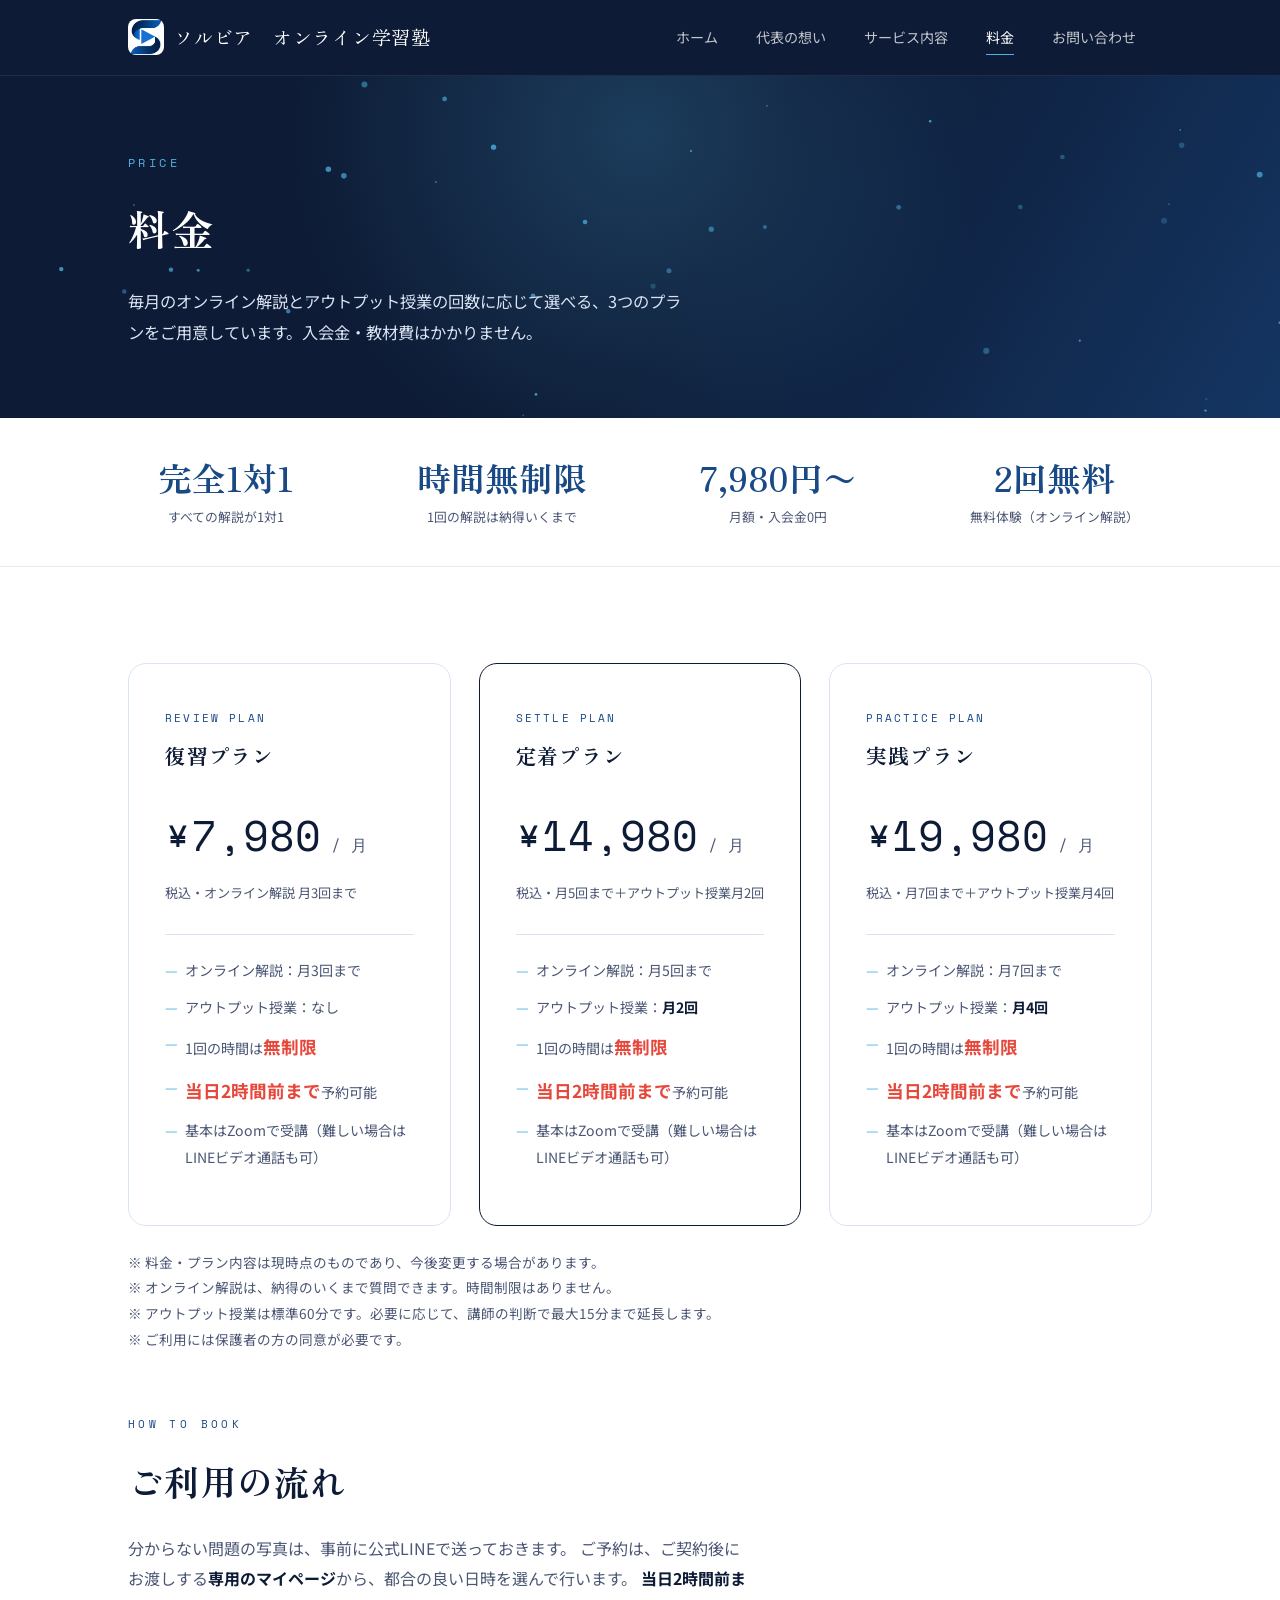
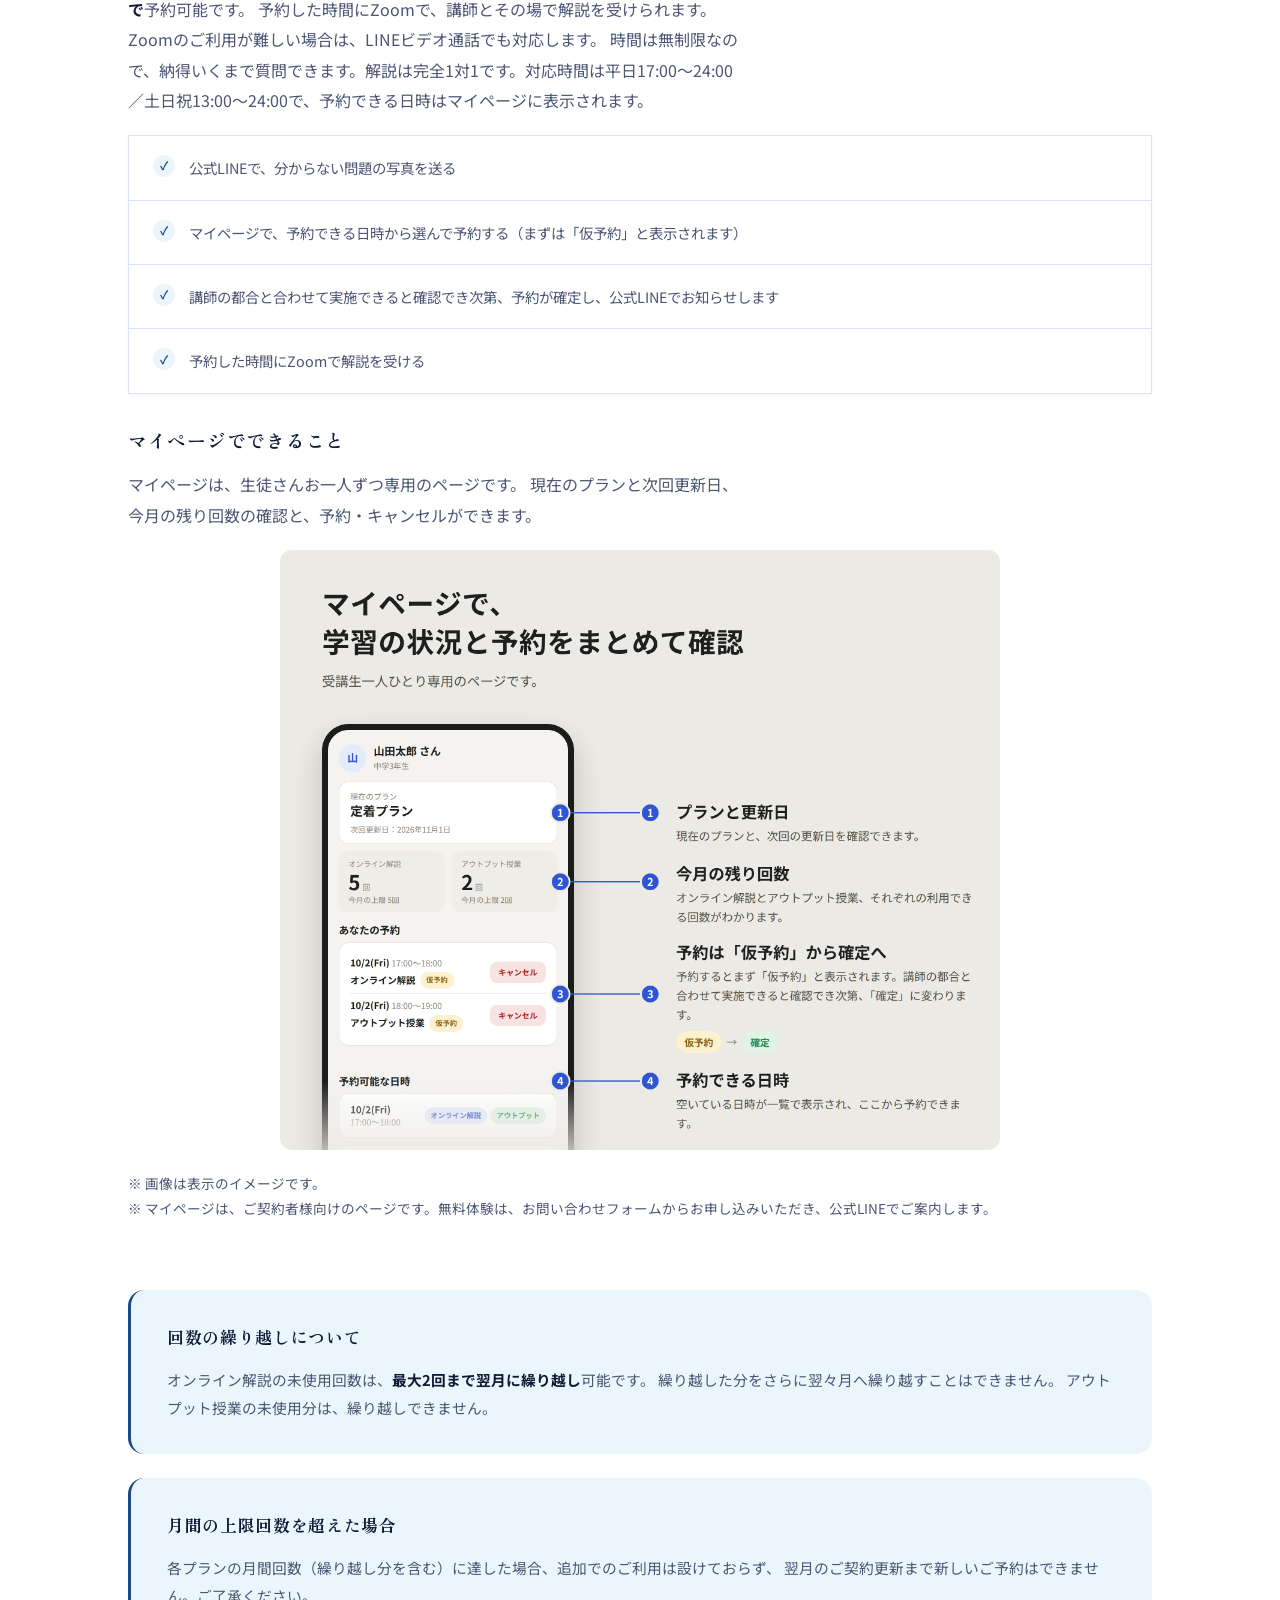
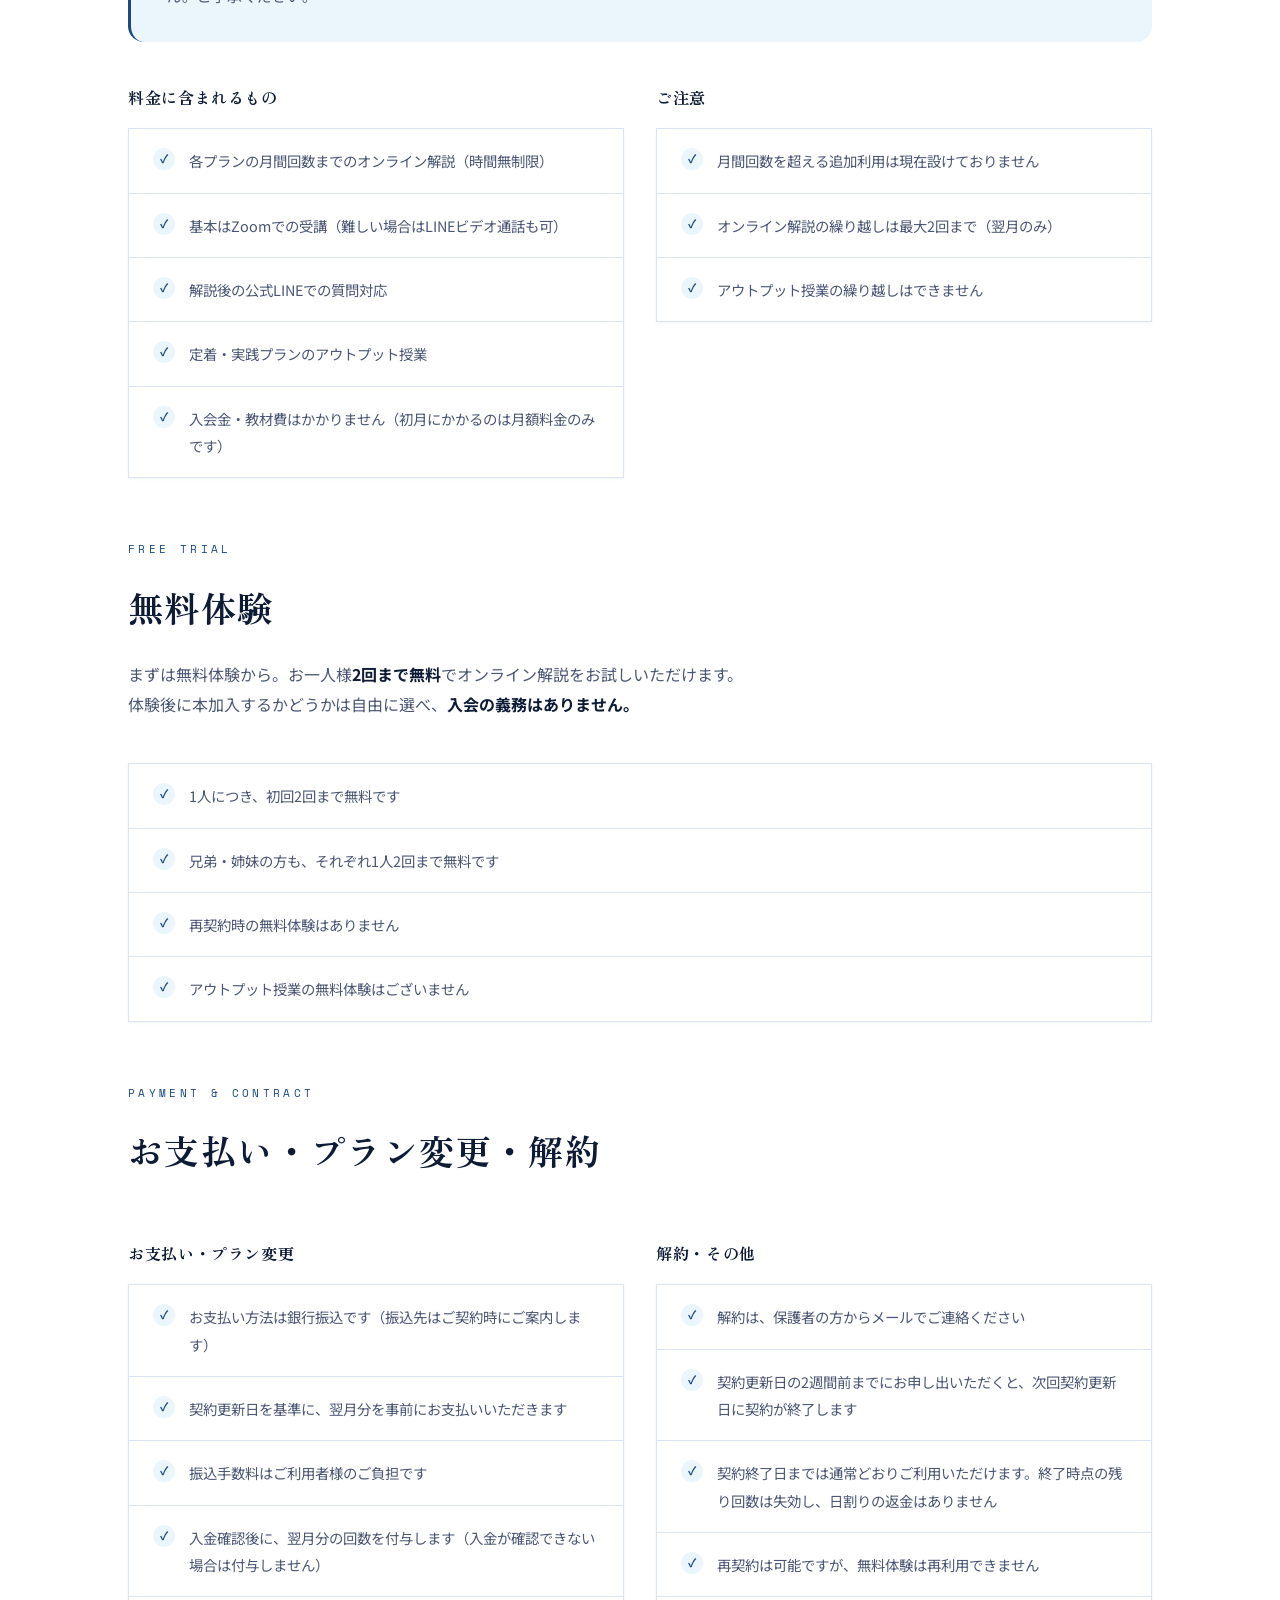
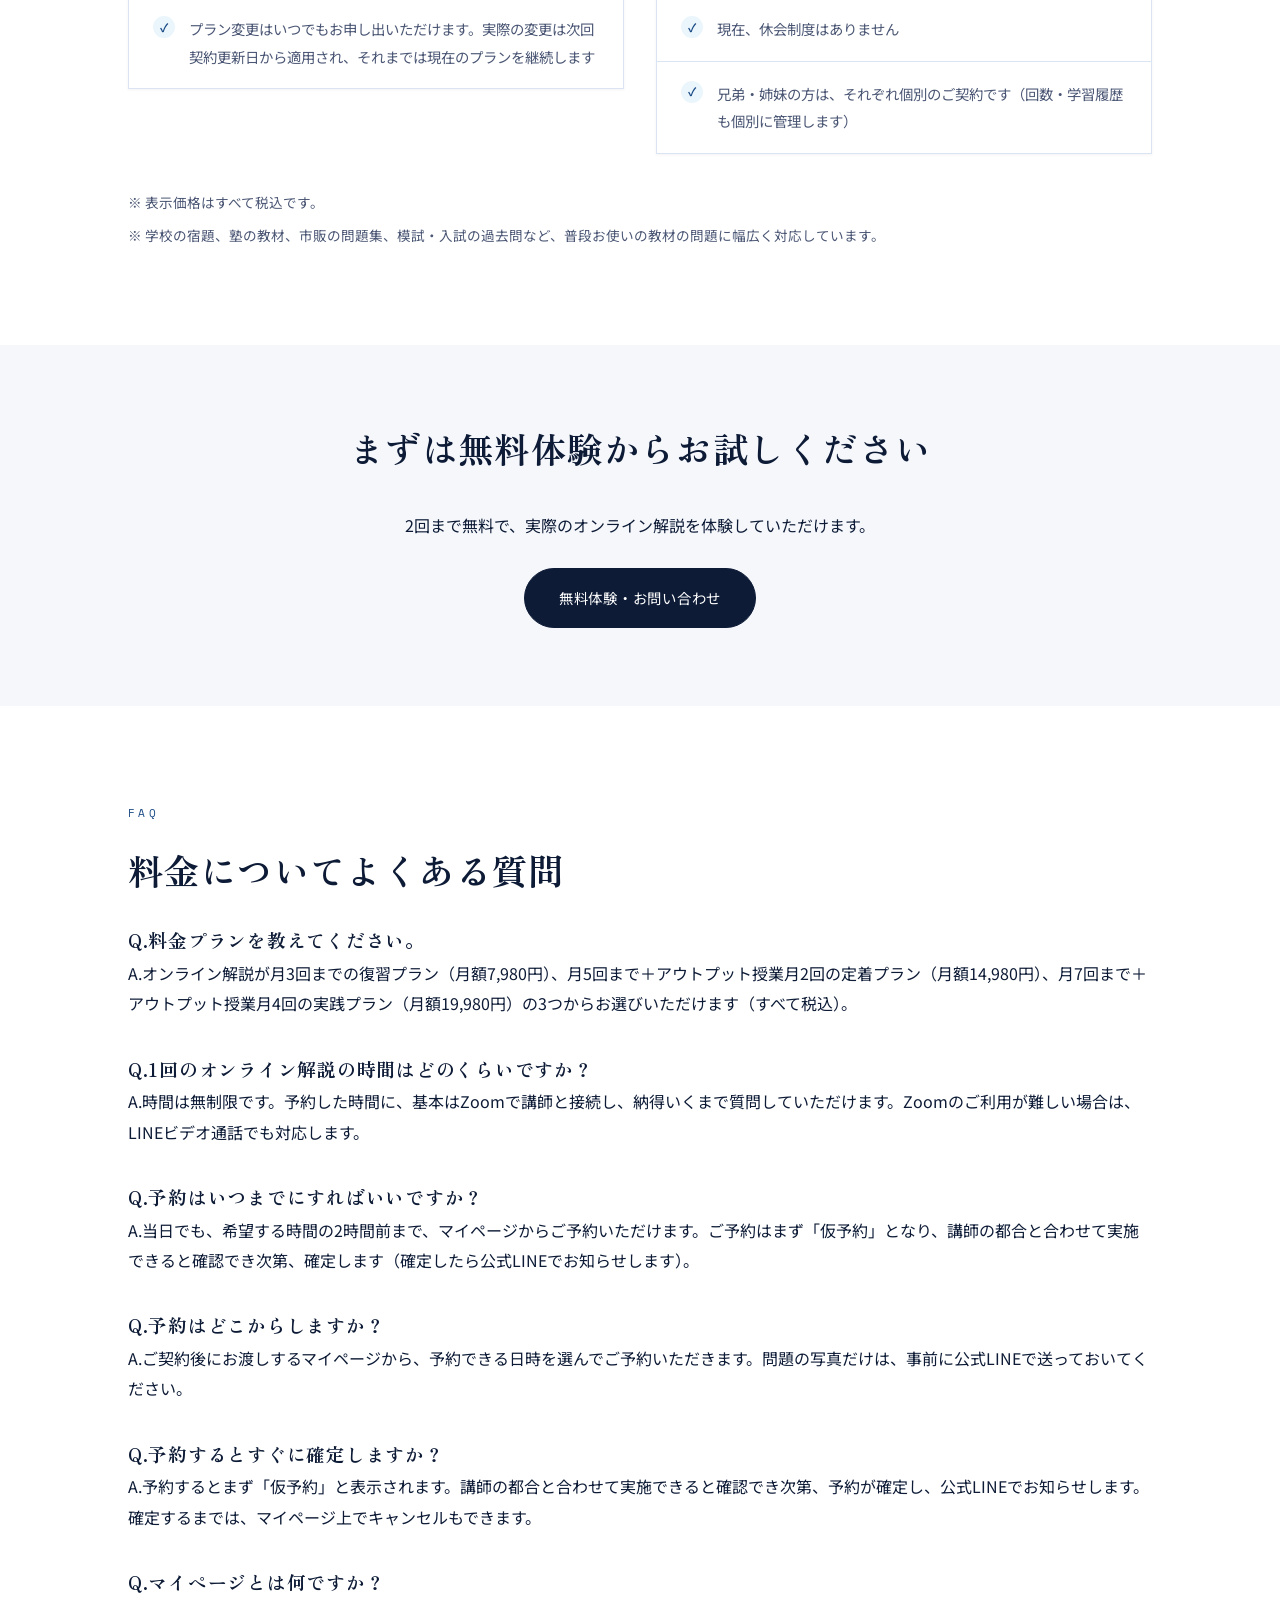
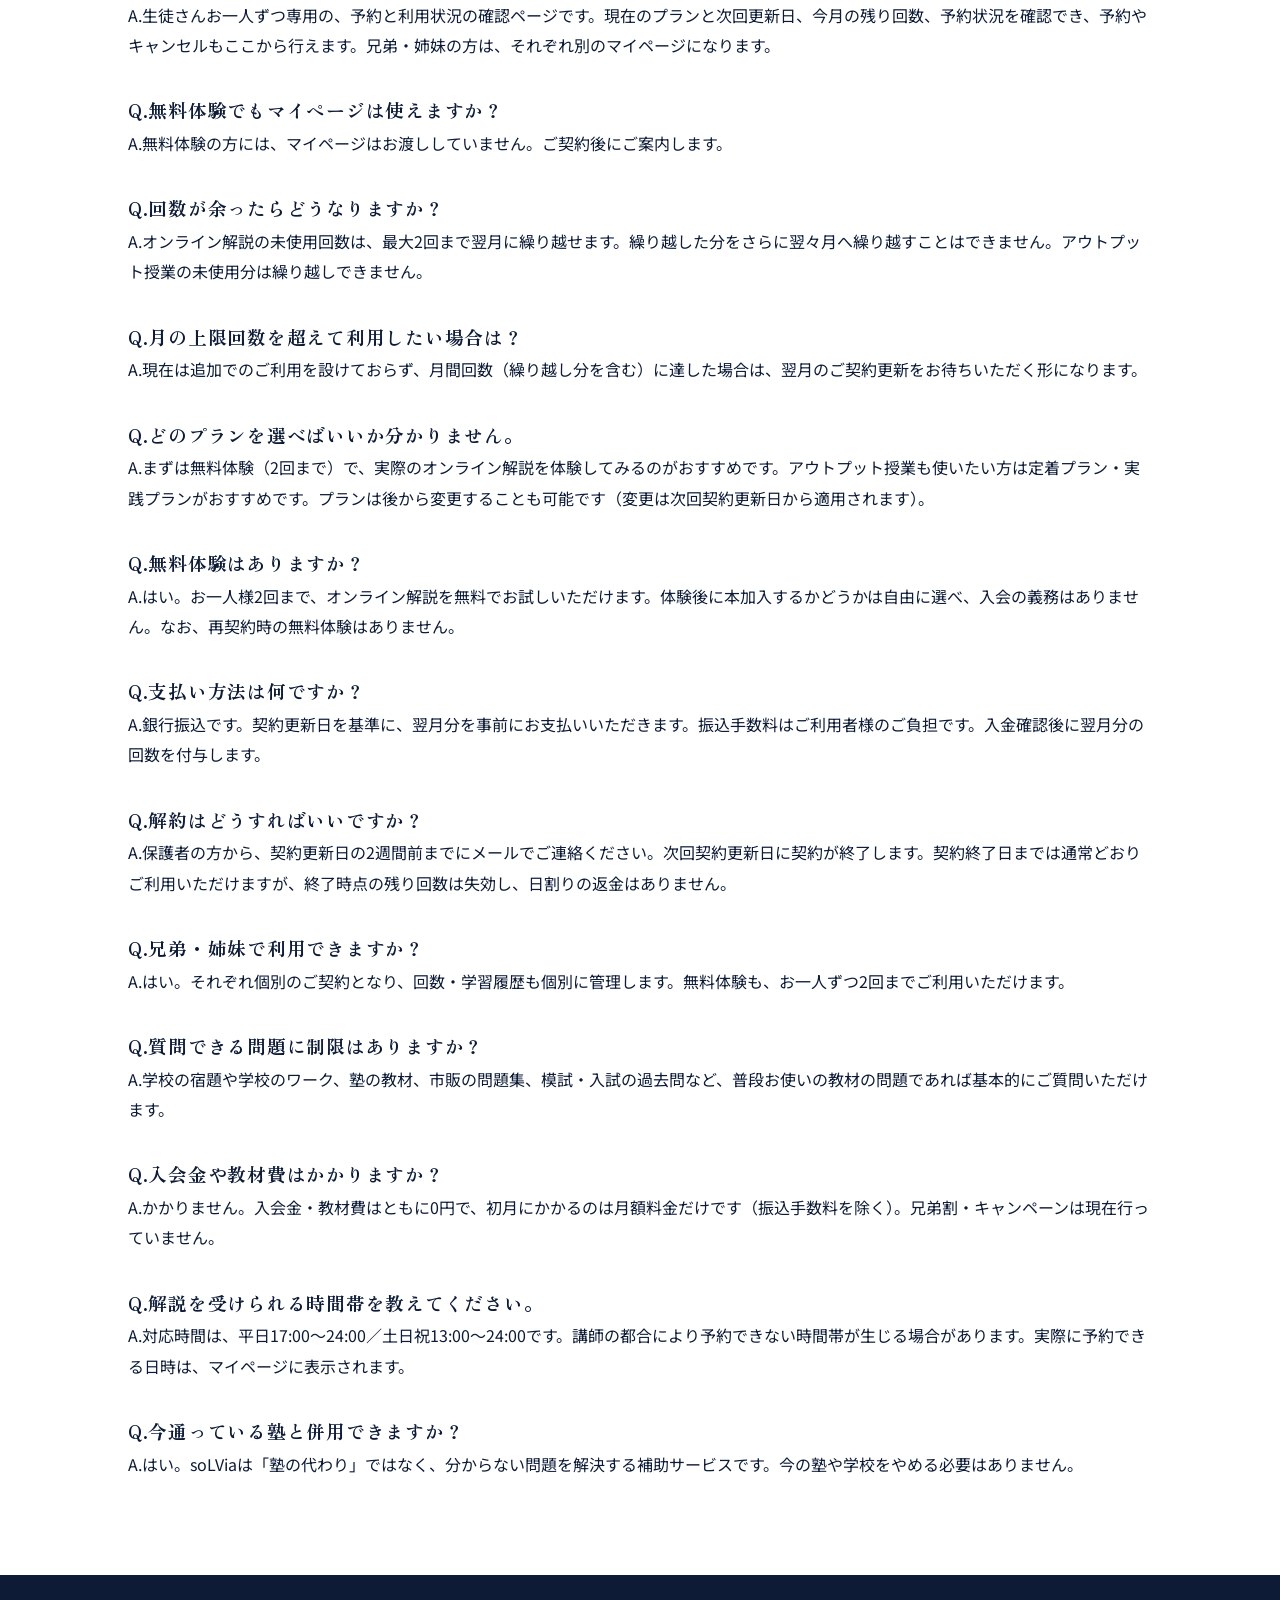
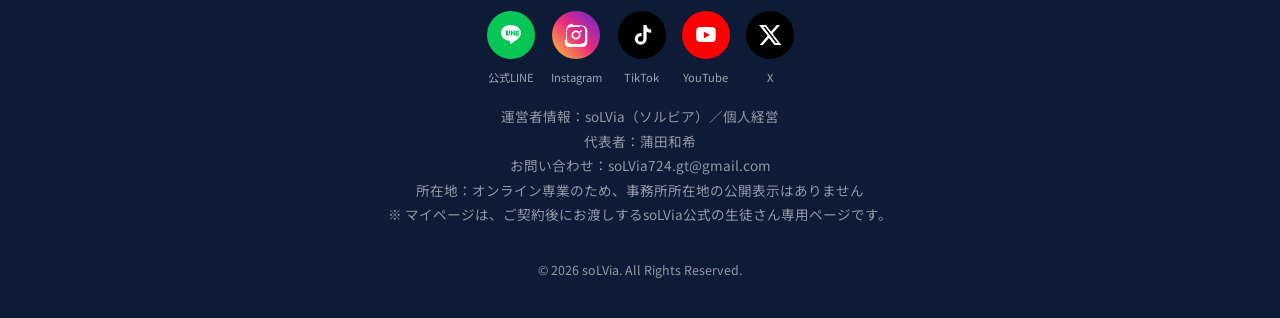
<file: price.html>
<!DOCTYPE html>
<html lang="ja">
<head>
<meta charset="UTF-8">
<meta name="viewport" content="width=device-width, initial-scale=1.0">
<title>料金｜個別オンライン解説サービス｜soLVia</title>
<meta name="description" content="soLViaの料金は3プラン制です。復習プラン（オンライン解説 月3回まで）7,980円、定着プラン（月5回まで＋アウトプット授業月2回）14,980円、実践プラン（月7回まで＋アウトプット授業月4回）19,980円（すべて税込）。無料体験は2回まで、入会の義務はありません。入会金0円・教材費0円、初月にかかるのは月額料金だけです。">
<link rel="icon" href="assets/logo.JPG">
<link rel="canonical" href="https://solvia-study.com/price.html">
<link rel="preconnect" href="https://fonts.googleapis.com">
<link href="https://fonts.googleapis.com/css2?family=Zen+Old+Mincho:wght@500;700&family=Noto+Serif+JP:wght@500;700&family=Noto+Sans+JP:wght@300;400;500;700&family=Space+Mono&display=swap" rel="stylesheet">
<link rel="stylesheet" href="style.css">
<script type="application/ld+json">
{
  "@context": "https://schema.org",
  "@type": "EducationalOrganization",
  "name": "soLVia",
  "alternateName": "ソルビア",
  "description": "小学5・6年生・中学生・高校生向けの個別オンライン解説サービス。分からない問題の写真をLINEで送っておき、当日2時間前までの予約で、基本はZoom（難しい場合はLINEビデオ通話）による解説が受けられます。",
  "url": "https://solvia-study.com/",
  "email": "soLVia724.gt@gmail.com",
  "areaServed": "JP"
}
</script>
</head>
<body class="page-v2">

<header>
  <div class="nav-wrap">
    <a href="index.html" class="brand">
      <span role="img" aria-label="soLVia ロゴ" style="display:block;flex:0 0 auto;width:36px;height:36px;border-radius:8px;background:#fff url('assets/logo.JPG') no-repeat -22.8px -15.4px / 80.6px auto;"></span>
      <span class="brand-text">ソルビア　オンライン学習塾</span>
    </a>
    <button class="menu-btn" id="menuBtn" aria-label="メニュー">☰</button>
    <nav>
      <ul id="navList">
        <li><a href="index.html">ホーム</a></li>
        <li><a href="about.html">代表の想い</a></li>
        <li><a href="service.html">サービス内容</a></li>
        <li><a href="price.html" class="active">料金</a></li>
        <li><a href="contact.html">お問い合わせ</a></li>
      </ul>
    </nav>
  </div>
</header>

<main>
  <div class="hero compact">
    <div class="wrap">
      <div class="hero-eyebrow">PRICE</div>
      <h1>料金</h1>
      <p class="lead">毎月のオンライン解説とアウトプット授業の回数に応じて選べる、3つのプランをご用意しています。入会金・教材費はかかりません。</p>
    </div>
  </div>

  <div class="stats-band">
    <div class="wrap stats-grid">
      <div class="stat-item"><span class="stat-num">完全1対1</span><span class="stat-cap">すべての解説が1対1</span></div>
      <div class="stat-item"><span class="stat-num">時間無制限</span><span class="stat-cap">1回の解説は納得いくまで</span></div>
      <div class="stat-item"><span class="stat-num">7,980円〜</span><span class="stat-cap">月額・入会金0円</span></div>
      <div class="stat-item"><span class="stat-num">2回無料</span><span class="stat-cap">無料体験（オンライン解説）</span></div>
    </div>
  </div>

  <div class="section section-light">
    <div class="wrap">
      <div class="price-grid price-grid-3">
        <div class="price-card">
          <div class="price-tag">REVIEW PLAN</div>
          <h3>復習プラン</h3>
          <div class="price-amount">¥7,980<span> / 月</span></div>
          <div class="price-note">税込・オンライン解説 月3回まで</div>
          <div class="price-includes">
            <ul>
              <li>オンライン解説：月3回まで</li>
              <li>アウトプット授業：なし</li>
              <li>1回の時間は<span class="em-emphasis">無制限</span></li>
              <li><span class="em-emphasis">当日2時間前まで</span>予約可能</li>
              <li>基本はZoomで受講（難しい場合はLINEビデオ通話も可）</li>
            </ul>
          </div>
        </div>
        <div class="price-card highlight">
          <div class="price-tag">SETTLE PLAN</div>
          <h3>定着プラン</h3>
          <div class="price-amount">¥14,980<span> / 月</span></div>
          <div class="price-note">税込・月5回まで＋アウトプット授業月2回</div>
          <div class="price-includes">
            <ul>
              <li>オンライン解説：月5回まで</li>
              <li>アウトプット授業：<span class="em-strong">月2回</span></li>
              <li>1回の時間は<span class="em-emphasis">無制限</span></li>
              <li><span class="em-emphasis">当日2時間前まで</span>予約可能</li>
              <li>基本はZoomで受講（難しい場合はLINEビデオ通話も可）</li>
            </ul>
          </div>
        </div>
        <div class="price-card">
          <div class="price-tag">PRACTICE PLAN</div>
          <h3>実践プラン</h3>
          <div class="price-amount">¥19,980<span> / 月</span></div>
          <div class="price-note">税込・月7回まで＋アウトプット授業月4回</div>
          <div class="price-includes">
            <ul>
              <li>オンライン解説：月7回まで</li>
              <li>アウトプット授業：<span class="em-strong">月4回</span></li>
              <li>1回の時間は<span class="em-emphasis">無制限</span></li>
              <li><span class="em-emphasis">当日2時間前まで</span>予約可能</li>
              <li>基本はZoomで受講（難しい場合はLINEビデオ通話も可）</li>
            </ul>
          </div>
        </div>
      </div>

      <p style="margin-top:24px;color:var(--text-soft);font-size:.85rem;">
        ※ 料金・プラン内容は現時点のものであり、今後変更する場合があります。<br>
        ※ オンライン解説は、納得のいくまで質問できます。時間制限はありません。<br>
        ※ アウトプット授業は標準60分です。必要に応じて、講師の判断で最大15分まで延長します。<br>
        ※ ご利用には保護者の方の同意が必要です。
      </p>

    
<div class="section" id="reservation" style="padding:60px 0 20px;">
  <div class="wrap" style="padding:0;">
    <div class="eyebrow">HOW TO BOOK</div>
    <h2>ご利用の流れ</h2>
    <p class="desc" style="margin-bottom:20px;">
      分からない問題の写真は、事前に公式LINEで送っておきます。
      ご予約は、ご契約後にお渡しする<span class="em-strong">専用のマイページ</span>から、都合の良い日時を選んで行います。
      <span class="em-strong">当日2時間前まで</span>予約可能です。
      予約した時間にZoomで、講師とその場で解説を受けられます。Zoomのご利用が難しい場合は、LINEビデオ通話でも対応します。
      時間は無制限なので、納得いくまで質問できます。解説は完全1対1です。対応時間は平日17:00〜24:00／土日祝13:00〜24:00で、予約できる日時はマイページに表示されます。
    </p>

    <!-- 流れが一目でわかる箇条書き（既存の feature-checklist を流用） -->
    <ul class="feature-checklist" style="margin-bottom:28px;">
      <li>公式LINEで、分からない問題の写真を送る</li>
      <li>マイページで、予約できる日時から選んで予約する（まずは「仮予約」と表示されます）</li>
      <li>講師の都合と合わせて実施できると確認でき次第、予約が確定し、公式LINEでお知らせします</li>
      <li>予約した時間にZoomで解説を受ける</li>
    </ul>

    <h3 style="margin-bottom:12px;">マイページでできること</h3>
    <p class="desc" style="margin-bottom:20px;">
      マイページは、生徒さんお一人ずつ専用のページです。
      現在のプランと次回更新日、今月の残り回数の確認と、予約・キャンセルができます。
    </p>
    <p style="text-align:center;margin:0 0 12px;">
      <img src="assets/mypage-intro.png"
           alt="マイページの画面イメージ。現在のプランと更新日、今月の残り回数、予約状況（仮予約・確定）、予約できる日時が表示されます。"
           style="width:100%;max-width:720px;height:auto;border-radius:12px;"
           loading="lazy">
    </p>
    <p style="color:var(--text-soft);font-size:.85rem;margin:0 0 8px;">
      ※ 画像は表示のイメージです。<br>
      ※ マイページは、ご契約者様向けのページです。無料体験は、<a href="contact.html">お問い合わせフォーム</a>からお申し込みいただき、公式LINEでご案内します。
    </p>
  </div>
</div>

      <div class="callout-box">
        <h3>回数の繰り越しについて</h3>
        <p>
          オンライン解説の未使用回数は、<span class="em-strong">最大2回まで翌月に繰り越し</span>可能です。
          繰り越した分をさらに翌々月へ繰り越すことはできません。
          アウトプット授業の未使用分は、繰り越しできません。
        </p>
      </div>

      <div class="callout-box" style="margin-top:24px;">
        <h3>月間の上限回数を超えた場合</h3>
        <p>
          各プランの月間回数（繰り越し分を含む）に達した場合、追加でのご利用は設けておらず、
          翌月のご契約更新まで新しいご予約はできません。ご了承ください。
        </p>
      </div>

      <div class="checklist-columns" style="margin-top:40px;">
        <div class="checklist-col">
          <h3>料金に含まれるもの</h3>
          <ul class="feature-checklist">
            <li>各プランの月間回数までのオンライン解説（時間無制限）</li>
            <li>基本はZoomでの受講（難しい場合はLINEビデオ通話も可）</li>
            <li>解説後の公式LINEでの質問対応</li>
            <li>定着・実践プランのアウトプット授業</li>
            <li>入会金・教材費はかかりません（初月にかかるのは月額料金のみです）</li>
          </ul>
        </div>
        <div class="checklist-col">
          <h3>ご注意</h3>
          <ul class="feature-checklist">
            <li>月間回数を超える追加利用は現在設けておりません</li>
            <li>オンライン解説の繰り越しは最大2回まで（翌月のみ）</li>
            <li>アウトプット授業の繰り越しはできません</li>
          </ul>
        </div>
      </div>

      <div class="section" style="padding:60px 0 20px;">
        <div class="wrap" style="padding:0;">
          <div class="eyebrow">FREE TRIAL</div>
          <h2>無料体験</h2>
          <p class="desc" style="margin-bottom:24px;">
            まずは無料体験から。お一人様<span class="em-strong">2回まで無料</span>でオンライン解説をお試しいただけます。
            体験後に本加入するかどうかは自由に選べ、<span class="em-strong">入会の義務はありません。</span>
            
          </p>
        </div>
      </div>

      <ul class="feature-checklist">
        <li>1人につき、初回2回まで無料です</li>
        <li>兄弟・姉妹の方も、それぞれ1人2回まで無料です</li>
        <li>再契約時の無料体験はありません</li>
        <li>アウトプット授業の無料体験はございません</li>
      </ul>

      <div class="section" id="terms" style="padding:60px 0 20px;">
        <div class="wrap" style="padding:0;">
          <div class="eyebrow">PAYMENT &amp; CONTRACT</div>
          <h2>お支払い・プラン変更・解約</h2>
        </div>
      </div>

      <div class="checklist-columns" style="margin-top:16px;">
        <div class="checklist-col">
          <h3>お支払い・プラン変更</h3>
          <ul class="feature-checklist">
            <li>お支払い方法は銀行振込です（振込先はご契約時にご案内します）</li>
            <li>契約更新日を基準に、翌月分を事前にお支払いいただきます</li>
            <li>振込手数料はご利用者様のご負担です</li>
            <li>入金確認後に、翌月分の回数を付与します（入金が確認できない場合は付与しません）</li>
            <li>プラン変更はいつでもお申し出いただけます。実際の変更は次回契約更新日から適用され、それまでは現在のプランを継続します</li>
          </ul>
        </div>
        <div class="checklist-col">
          <h3>解約・その他</h3>
          <ul class="feature-checklist">
            <li>解約は、保護者の方からメールでご連絡ください</li>
            <li>契約更新日の2週間前までにお申し出いただくと、次回契約更新日に契約が終了します</li>
            <li>契約終了日までは通常どおりご利用いただけます。終了時点の残り回数は失効し、日割りの返金はありません</li>
            <li>再契約は可能ですが、無料体験は再利用できません</li>
            <li>現在、休会制度はありません</li>
            <li>兄弟・姉妹の方は、それぞれ個別のご契約です（回数・学習履歴も個別に管理します）</li>
          </ul>
        </div>
      </div>

      <p style="margin-top:36px;color:var(--text-soft);font-size:.85rem;">
        ※ 表示価格はすべて税込です。
      </p>
      <p style="margin-top:8px;color:var(--text-soft);font-size:.85rem;">
        ※ 学校の宿題、塾の教材、市販の問題集、模試・入試の過去問など、普段お使いの教材の問題に幅広く対応しています。
      </p>
      
    </div>
  </div>

  <div class="section section-tint compact">
    <div class="wrap" style="text-align:center;">
      <h2 style="margin-bottom:28px;">まずは無料体験からお試しください</h2>
      <p style="margin-bottom:28px;">2回まで無料で、実際のオンライン解説を体験していただけます。</p>
      <a href="contact.html" class="btn btn-solid-navy">無料体験・お問い合わせ</a>
    </div>
  </div>

  <section class="section section-light">
    <div class="wrap">
      <div class="eyebrow">FAQ</div>
      <h2>料金についてよくある質問</h2>

      <div class="faq">
        <h3>Q.料金プランを教えてください。</h3>
        <p>A.オンライン解説が月3回までの復習プラン（月額7,980円）、月5回まで＋アウトプット授業月2回の定着プラン（月額14,980円）、月7回まで＋アウトプット授業月4回の実践プラン（月額19,980円）の3つからお選びいただけます（すべて税込）。</p>

        <h3 style="margin-top: 32px;">Q.1回のオンライン解説の時間はどのくらいですか？</h3>
        <p>A.時間は無制限です。予約した時間に、基本はZoomで講師と接続し、納得いくまで質問していただけます。Zoomのご利用が難しい場合は、LINEビデオ通話でも対応します。</p>

        <h3 style="margin-top: 32px;">Q.予約はいつまでにすればいいですか？</h3>
        <p>A.当日でも、希望する時間の2時間前まで、マイページからご予約いただけます。ご予約はまず「仮予約」となり、講師の都合と合わせて実施できると確認でき次第、確定します（確定したら公式LINEでお知らせします）。</p>

        <h3 style="margin-top: 32px;">Q.予約はどこからしますか？</h3>
        <p>A.ご契約後にお渡しするマイページから、予約できる日時を選んでご予約いただきます。問題の写真だけは、事前に公式LINEで送っておいてください。</p>

        <h3 style="margin-top: 32px;">Q.予約するとすぐに確定しますか？</h3>
        <p>A.予約するとまず「仮予約」と表示されます。講師の都合と合わせて実施できると確認でき次第、予約が確定し、公式LINEでお知らせします。確定するまでは、マイページ上でキャンセルもできます。</p>

        <h3 style="margin-top: 32px;">Q.マイページとは何ですか？</h3>
        <p>A.生徒さんお一人ずつ専用の、予約と利用状況の確認ページです。現在のプランと次回更新日、今月の残り回数、予約状況を確認でき、予約やキャンセルもここから行えます。兄弟・姉妹の方は、それぞれ別のマイページになります。</p>

        <h3 style="margin-top: 32px;">Q.無料体験でもマイページは使えますか？</h3>
        <p>A.無料体験の方には、マイページはお渡ししていません。ご契約後にご案内します。</p>

        <h3 style="margin-top: 32px;">Q.回数が余ったらどうなりますか？</h3>
        <p>A.オンライン解説の未使用回数は、最大2回まで翌月に繰り越せます。繰り越した分をさらに翌々月へ繰り越すことはできません。アウトプット授業の未使用分は繰り越しできません。</p>

        <h3 style="margin-top: 32px;">Q.月の上限回数を超えて利用したい場合は？</h3>
        <p>A.現在は追加でのご利用を設けておらず、月間回数（繰り越し分を含む）に達した場合は、翌月のご契約更新をお待ちいただく形になります。</p>

        <h3 style="margin-top: 32px;">Q.どのプランを選べばいいか分かりません。</h3>
        <p>A.まずは無料体験（2回まで）で、実際のオンライン解説を体験してみるのがおすすめです。アウトプット授業も使いたい方は定着プラン・実践プランがおすすめです。プランは後から変更することも可能です（変更は次回契約更新日から適用されます）。</p>

        <h3 style="margin-top: 32px;">Q.無料体験はありますか？</h3>
        <p>A.はい。お一人様2回まで、オンライン解説を無料でお試しいただけます。体験後に本加入するかどうかは自由に選べ、入会の義務はありません。なお、再契約時の無料体験はありません。</p>

        <h3 style="margin-top: 32px;">Q.支払い方法は何ですか？</h3>
        <p>A.銀行振込です。契約更新日を基準に、翌月分を事前にお支払いいただきます。振込手数料はご利用者様のご負担です。入金確認後に翌月分の回数を付与します。</p>

        <h3 style="margin-top: 32px;">Q.解約はどうすればいいですか？</h3>
        <p>A.保護者の方から、契約更新日の2週間前までにメールでご連絡ください。次回契約更新日に契約が終了します。契約終了日までは通常どおりご利用いただけますが、終了時点の残り回数は失効し、日割りの返金はありません。</p>

        <h3 style="margin-top: 32px;">Q.兄弟・姉妹で利用できますか？</h3>
        <p>A.はい。それぞれ個別のご契約となり、回数・学習履歴も個別に管理します。無料体験も、お一人ずつ2回までご利用いただけます。</p>

        <h3 style="margin-top: 32px;">Q.質問できる問題に制限はありますか？</h3>
        <p>A.学校の宿題や学校のワーク、塾の教材、市販の問題集、模試・入試の過去問など、普段お使いの教材の問題であれば基本的にご質問いただけます。</p>

        <h3 style="margin-top: 32px;">Q.入会金や教材費はかかりますか？</h3>
        <p>A.かかりません。入会金・教材費はともに0円で、初月にかかるのは月額料金だけです（振込手数料を除く）。兄弟割・キャンペーンは現在行っていません。</p>

        <h3 style="margin-top: 32px;">Q.解説を受けられる時間帯を教えてください。</h3>
        <p>A.対応時間は、平日17:00〜24:00／土日祝13:00〜24:00です。講師の都合により予約できない時間帯が生じる場合があります。実際に予約できる日時は、マイページに表示されます。</p>

        <h3 style="margin-top: 32px;">Q.今通っている塾と併用できますか？</h3>
        <p>A.はい。soLViaは「塾の代わり」ではなく、分からない問題を解決する補助サービスです。今の塾や学校をやめる必要はありません。</p>
      </div>
    </div>
  </section>
</main>

<footer>
  <div class="wrap">
    <div class="social-links">
      <div class="social-item">
        <a href="https://lin.ee/7RnWp3B" target="_blank" rel="noopener" class="social-icon social-line" aria-label="LINE公式アカウント">
          <svg viewBox="0 0 24 24" fill="currentColor"><path d="M12 2C6.48 2 2 5.58 2 10c0 3.94 3.53 7.22 8.3 7.86.32.07.76.21.87.49.1.25.06.65.03.9 0 0-.12.7-.14.85-.04.25-.2.98.86.53 1.05-.44 5.68-3.35 7.75-5.73C21.06 13.1 22 11.63 22 10c0-4.42-4.48-8-10-8Zm-3.3 10.6H7.1a.32.32 0 0 1-.32-.32V7.87c0-.18.14-.32.32-.32h1.6c.18 0 .32.14.32.32v3.4h1.68c.18 0 .32.15.32.33v.68a.32.32 0 0 1-.32.32Zm2.15 0h-.55a.32.32 0 0 1-.32-.32v-4.4c0-.18.14-.32.32-.32h.55c.18 0 .32.14.32.32v4.4a.32.32 0 0 1-.32.32Zm5.02 0h-.6a.33.33 0 0 1-.26-.13l-2.02-2.73v2.54c0 .18-.14.32-.32.32h-.55a.32.32 0 0 1-.32-.32v-4.4c0-.18.14-.32.32-.32h.6c.1 0 .2.05.26.13l2.02 2.73V7.87c0-.18.14-.32.32-.32h.55c.18 0 .32.14.32.32v4.4a.32.32 0 0 1-.32.33Zm3.9-3.73h-1.8v.75h1.8c.18 0 .32.14.32.32v.55a.32.32 0 0 1-.32.32h-1.8v.75h1.8c.18 0 .32.15.32.33v.55a.32.32 0 0 1-.32.32h-2.67a.32.32 0 0 1-.32-.32v-4.4c0-.18.14-.32.32-.32h2.67c.18 0 .32.14.32.32v.55a.32.32 0 0 1-.32.32Z"/></svg>
        </a>
        <span class="social-item-label">公式LINE</span>
      </div>

      <div class="social-item">
        <a href="https://www.instagram.com/solvia.724.gt?igsi=aDB1bjBmbHdyYTA%3D&utm_source=qr" target="_blank" rel="noopener" class="social-icon social-instagram" aria-label="Instagram">
          <svg viewBox="0 0 24 24" fill="currentColor"><path d="M12 2.2c3.2 0 3.6 0 4.9.07 1.2.06 2 .25 2.7.53.7.28 1.3.65 1.9 1.25.6.6.97 1.2 1.25 1.9.28.7.47 1.5.53 2.7.06 1.3.07 1.7.07 4.9s0 3.6-.07 4.9c-.06 1.2-.25 2-.53 2.7a5.4 5.4 0 0 1-1.25 1.9 5.4 5.4 0 0 1-1.9 1.25c-.7.28-1.5.47-2.7.53-1.3.06-1.7.07-4.9.07s-3.6 0-4.9-.07c-1.2-.06-2-.25-2.7-.53a5.4 5.4 0 0 1-1.9-1.25 5.4 5.4 0 0 1-1.25-1.9c-.28-.7-.47-1.5-.53-2.7C2.2 15.6 2.2 15.2 2.2 12s0-3.6.07-4.9c.06-1.2.25-2 .53-2.7.28-.7.65-1.3 1.25-1.9a5.4 5.4 0 0 1 1.9-1.25c.7-.28 1.5-.47 2.7-.53C8.4 2.2 8.8 2.2 12 2.2Zm0 1.8c-3.15 0-3.52 0-4.77.07-1 .05-1.55.21-1.91.35-.48.19-.82.4-1.18.77-.36.36-.58.7-.77 1.18-.14.36-.3.9-.35 1.9C3 9.28 3 9.65 3 12s0 3.52.07 4.77c.05 1 .21 1.55.35 1.9.19.48.4.82.77 1.18.36.36.7.58 1.18.77.36.14.9.3 1.91.35 1.25.06 1.62.07 4.77.07s3.52 0 4.77-.07c1-.05 1.55-.21 1.91-.35.48-.19.82-.4 1.18-.77.36-.36.58-.7.77-1.18.14-.36.3-.9.35-1.9.06-1.25.07-1.62.07-4.77s0-3.52-.07-4.77c-.05-1-.21-1.55-.35-1.9a3.1 3.1 0 0 0-.77-1.18 3.1 3.1 0 0 0-1.18-.77c-.36-.14-.9-.3-1.91-.35C15.52 4 15.15 4 12 4Zm0 3.4A4.6 4.6 0 1 1 7.4 12 4.6 4.6 0 0 1 12 7.4Zm0 1.8a2.8 2.8 0 1 0 2.8 2.8A2.8 2.8 0 0 0 12 9.2Zm4.8-2a1.08 1.08 0 1 1-1.08 1.08A1.08 1.08 0 0 1 16.8 7.2Z"/></svg>
        </a>
        <span class="social-item-label">Instagram</span>
      </div>

      <div class="social-item">
        <a href="https://www.tiktok.com/@solvia.724?_r=1&_t=ZS-99HRM1F8xhX" target="_blank" rel="noopener" class="social-icon social-tiktok" aria-label="TikTok">
          <svg viewBox="0 0 24 24" fill="currentColor"><path d="M16.6 2h-3.2v13.9c0 1.5-1.2 2.7-2.7 2.7a2.7 2.7 0 0 1-2.7-2.7 2.7 2.7 0 0 1 2.7-2.7c.3 0 .6 0 .9.1V10c-.3 0-.6-.06-.9-.06A5.9 5.9 0 0 0 4.8 15.9a5.9 5.9 0 0 0 5.9 5.9 5.9 5.9 0 0 0 5.9-5.9V8.4a8.2 8.2 0 0 0 4.6 1.4V6.6a4.9 4.9 0 0 1-4.6-4.6Z"/></svg>
        </a>
        <span class="social-item-label">TikTok</span>
      </div>

      <div class="social-item">
        <a href="https://youtube.com/@solvia__724?si=nAznKishrnshzKH8" target="_blank" rel="noopener" class="social-icon social-youtube" aria-label="YouTube">
          <svg viewBox="0 0 24 24" fill="currentColor"><path d="M21.6 7.2s-.2-1.5-.8-2.1c-.8-.8-1.7-.8-2.1-.9C15.9 4 12 4 12 4h0s-3.9 0-6.7.2c-.4 0-1.3.1-2.1.9-.6.6-.8 2.1-.8 2.1S2.2 9 2.2 10.8v1.5c0 1.8.2 3.6.2 3.6s.2 1.5.8 2.1c.8.8 1.8.8 2.3.9 1.7.2 6.5.2 6.5.2s3.9 0 6.7-.2c.4 0 1.3-.1 2.1-.9.6-.6.8-2.1.8-2.1s.2-1.8.2-3.6v-1.5c0-1.8-.2-3.6-.2-3.6ZM9.9 15.3V8.7l6 3.3-6 3.3Z"/></svg>
        </a>
        <span class="social-item-label">YouTube</span>
      </div>

      <div class="social-item">
        <a href="https://x.com/solvia724gt?s=11" target="_blank" rel="noopener" class="social-icon social-x" aria-label="X">
          <svg viewBox="0 0 24 24" fill="currentColor"><path d="M18.9 2H22l-7.5 8.6L23.3 22h-6.9l-5.4-7-6.2 7H1.7l8-9.2L1 2h7l4.9 6.4Zm-1.2 18h1.9L7.4 4H5.4Z"/></svg>
        </a>
        <span class="social-item-label">X</span>
      </div>
    </div>
    <div style="margin:0 0 16px;font-size:.85rem;line-height:1.8;">
      運営者情報：soLVia（ソルビア）／個人経営<br>
      代表者：蒲田和希<br>
      お問い合わせ：<a href="mailto:soLVia724.gt@gmail.com">soLVia724.gt@gmail.com</a><br>
      所在地：オンライン専業のため、事務所所在地の公開表示はありません<br>
      ※ マイページは、ご契約後にお渡しするsoLVia公式の生徒さん専用ページです。
    </div>
    <div>© 2026 soLVia. All Rights Reserved.</div>
  </div>
</footer>

<script src="script.js"></script>
<script>
(function(){var sel='.price-card,.material-card,.about-feature,.stat-card,.cycle-step,.callout-box,.section-photo,.founder-profile';var els=[].slice.call(document.querySelectorAll(sel));for(var i=0;i<els.length;i++){els[i].classList.add('reveal');}if(!('IntersectionObserver' in window)){for(var j=0;j<els.length;j++){els[j].classList.add('in');}return;}var io=new IntersectionObserver(function(es){es.forEach(function(en){if(en.isIntersecting){en.target.classList.add('in');io.unobserve(en.target);}});},{threshold:.12});els.forEach(function(e){io.observe(e);});})();
</script>
</body>
</html>
</file>
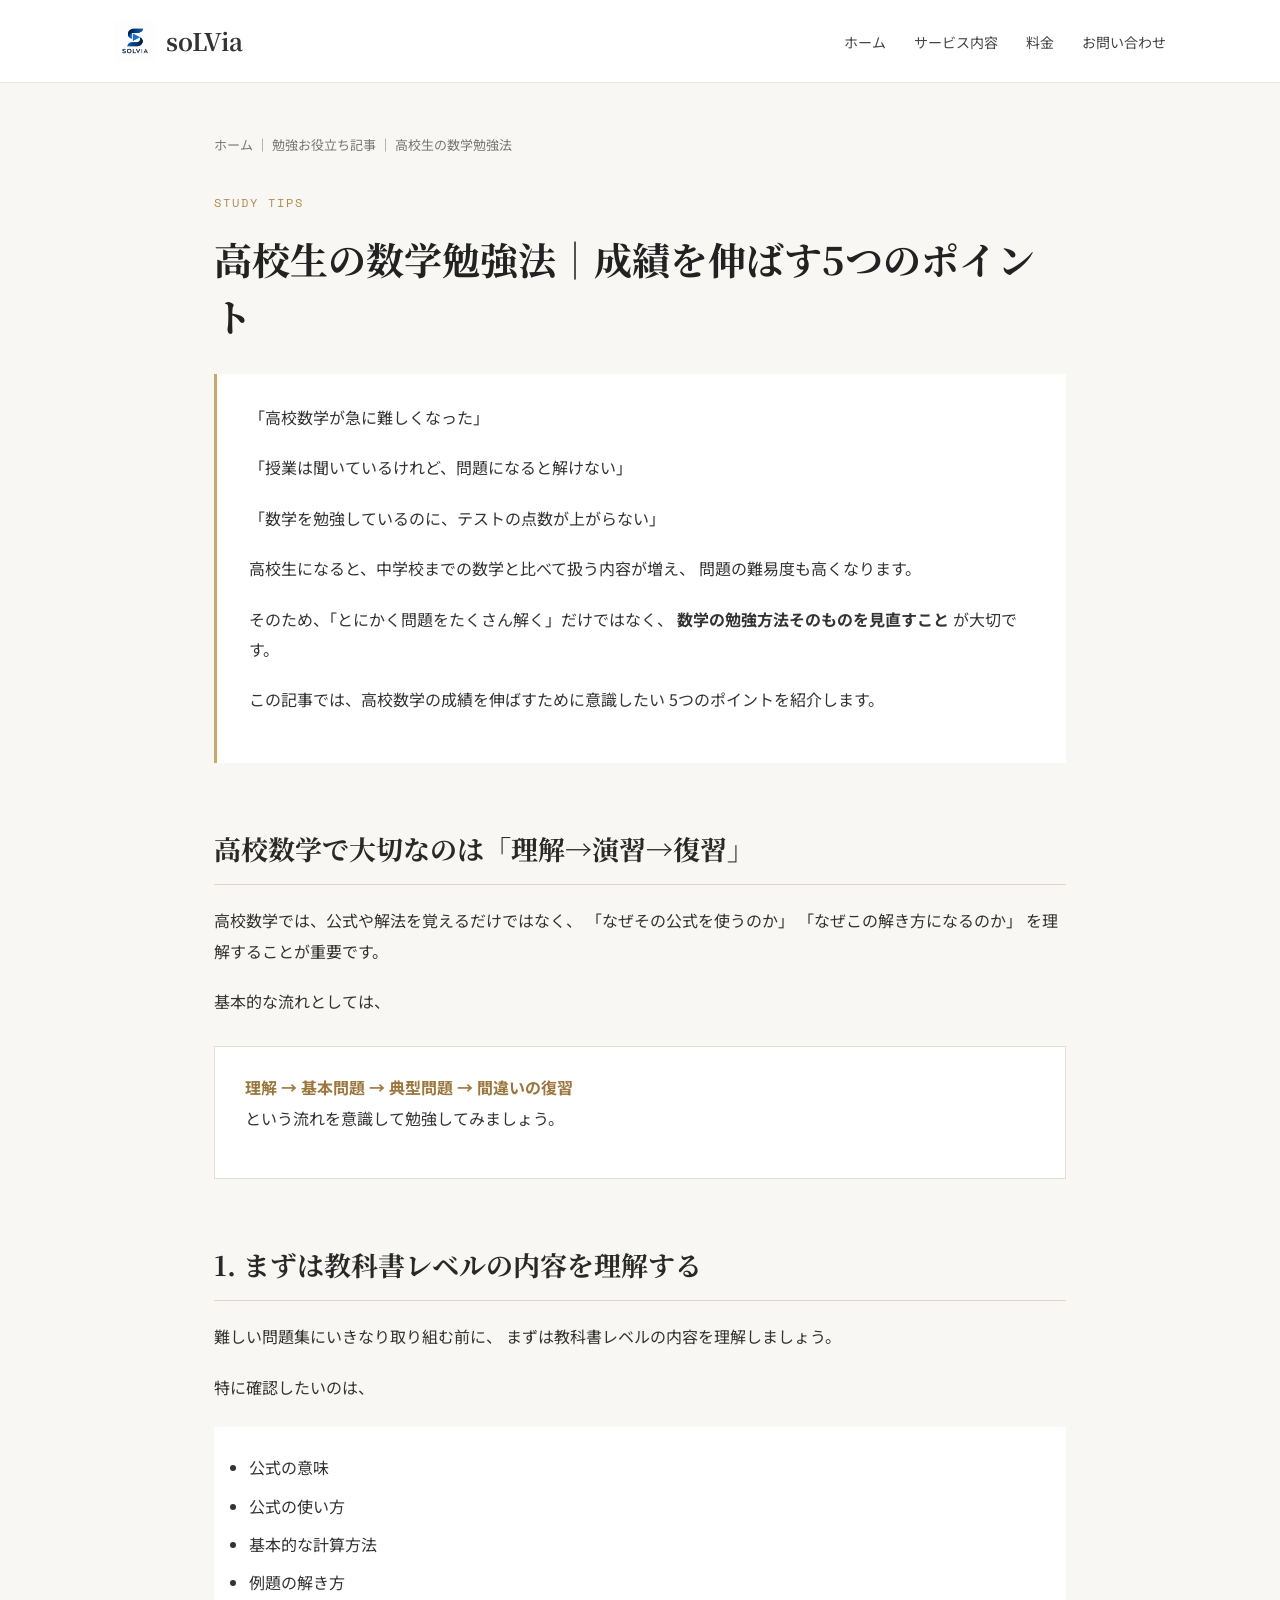
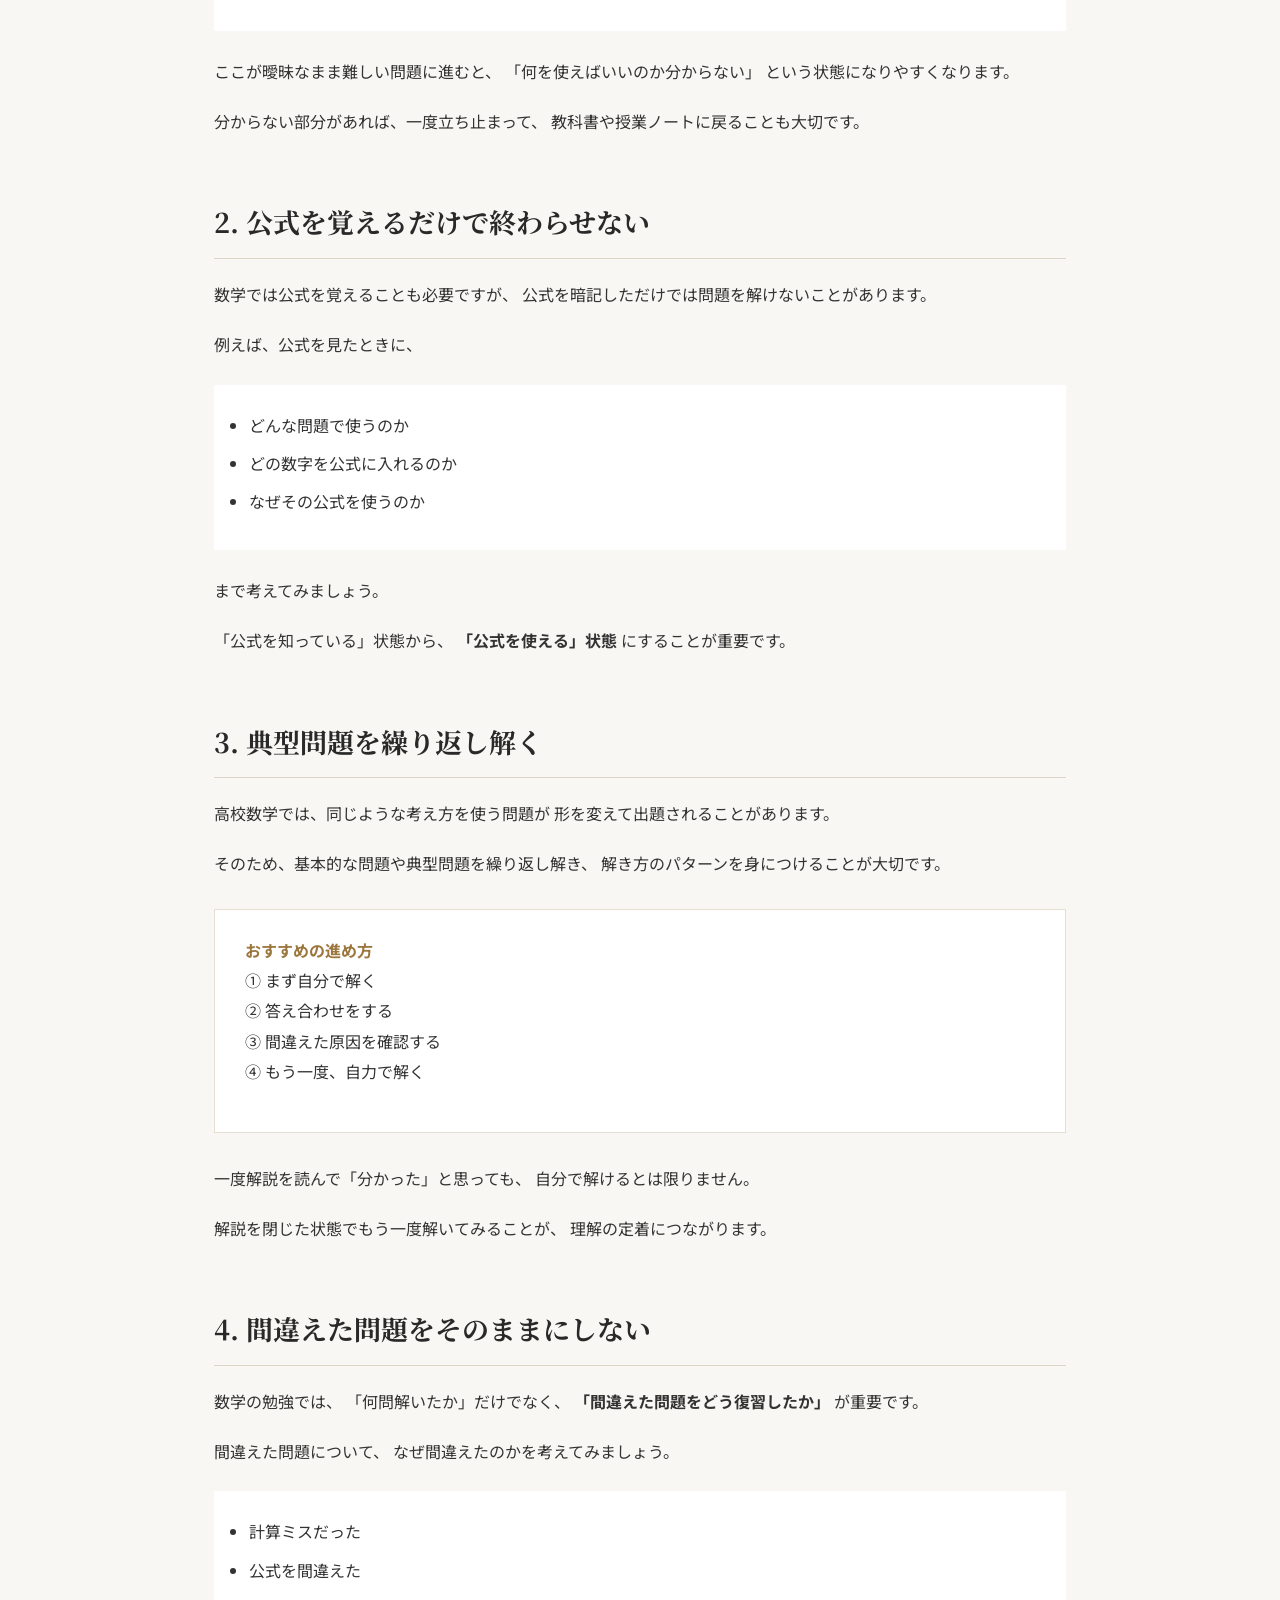
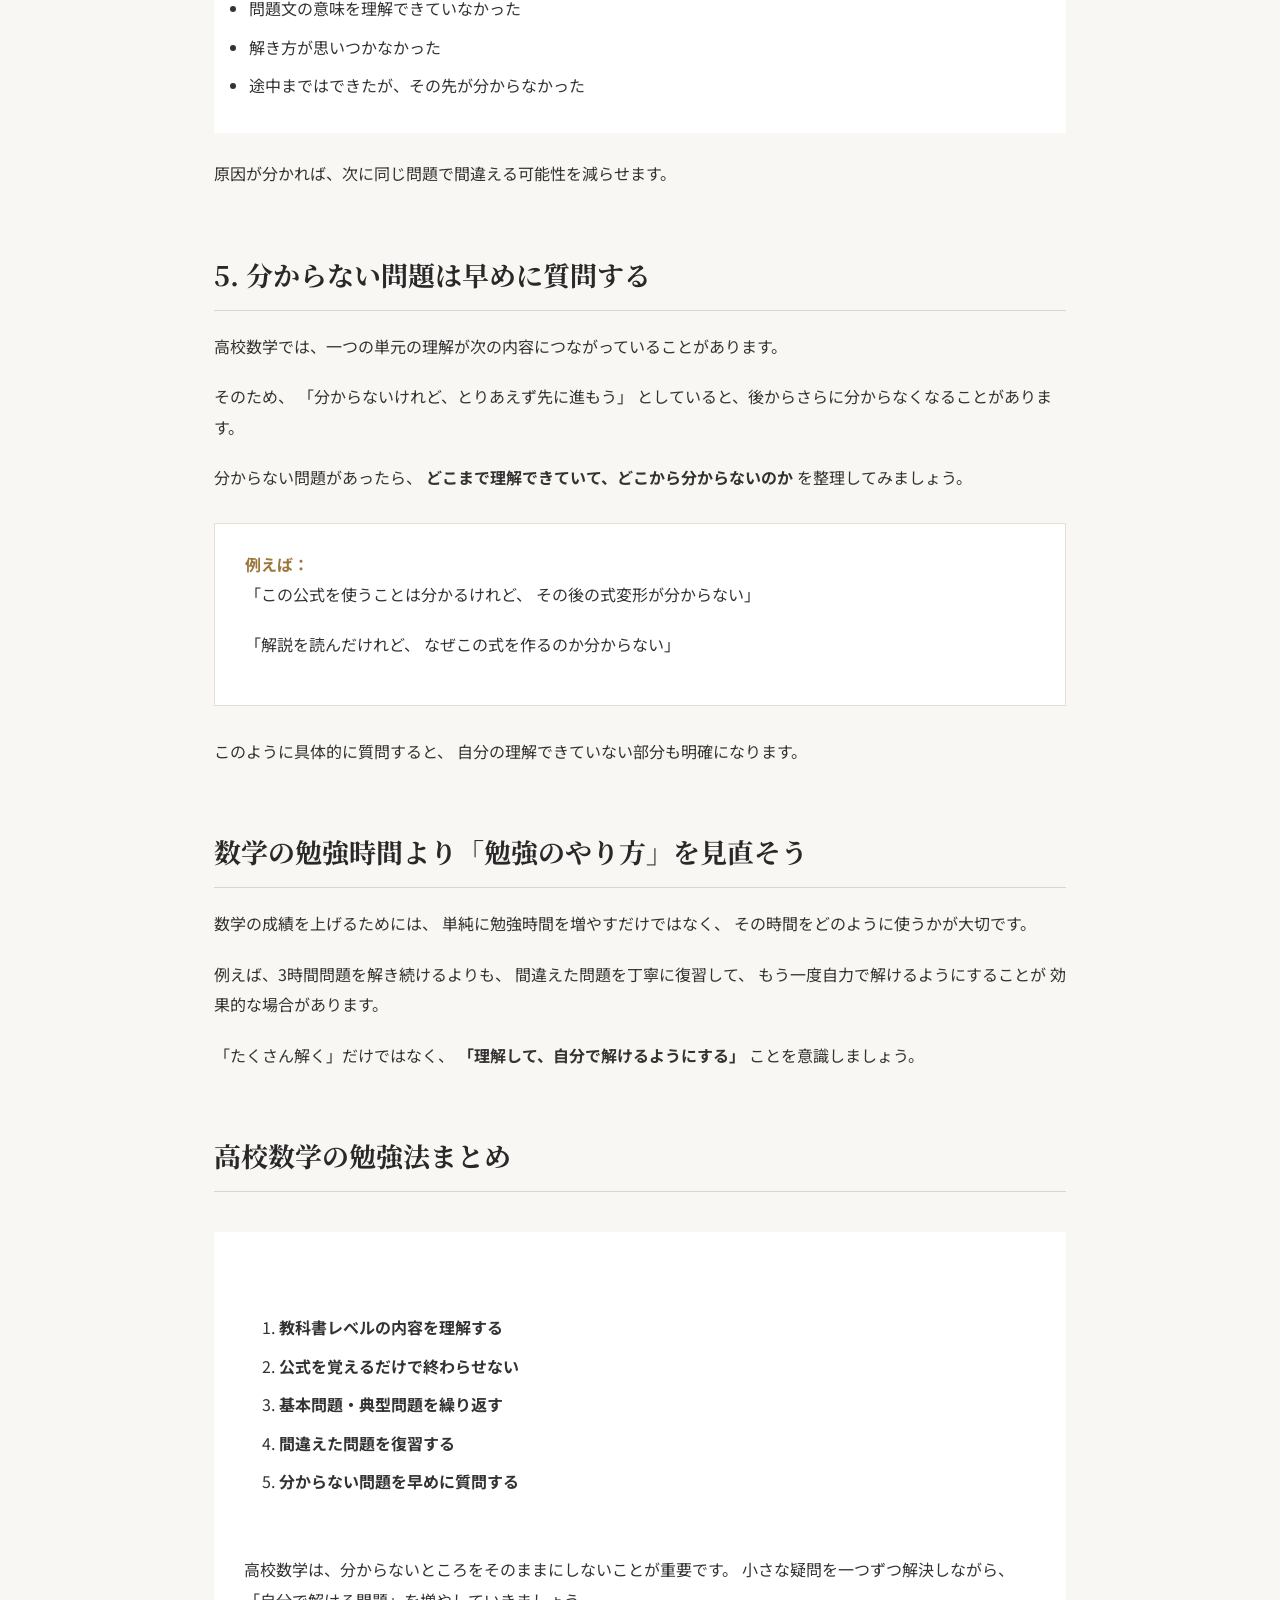
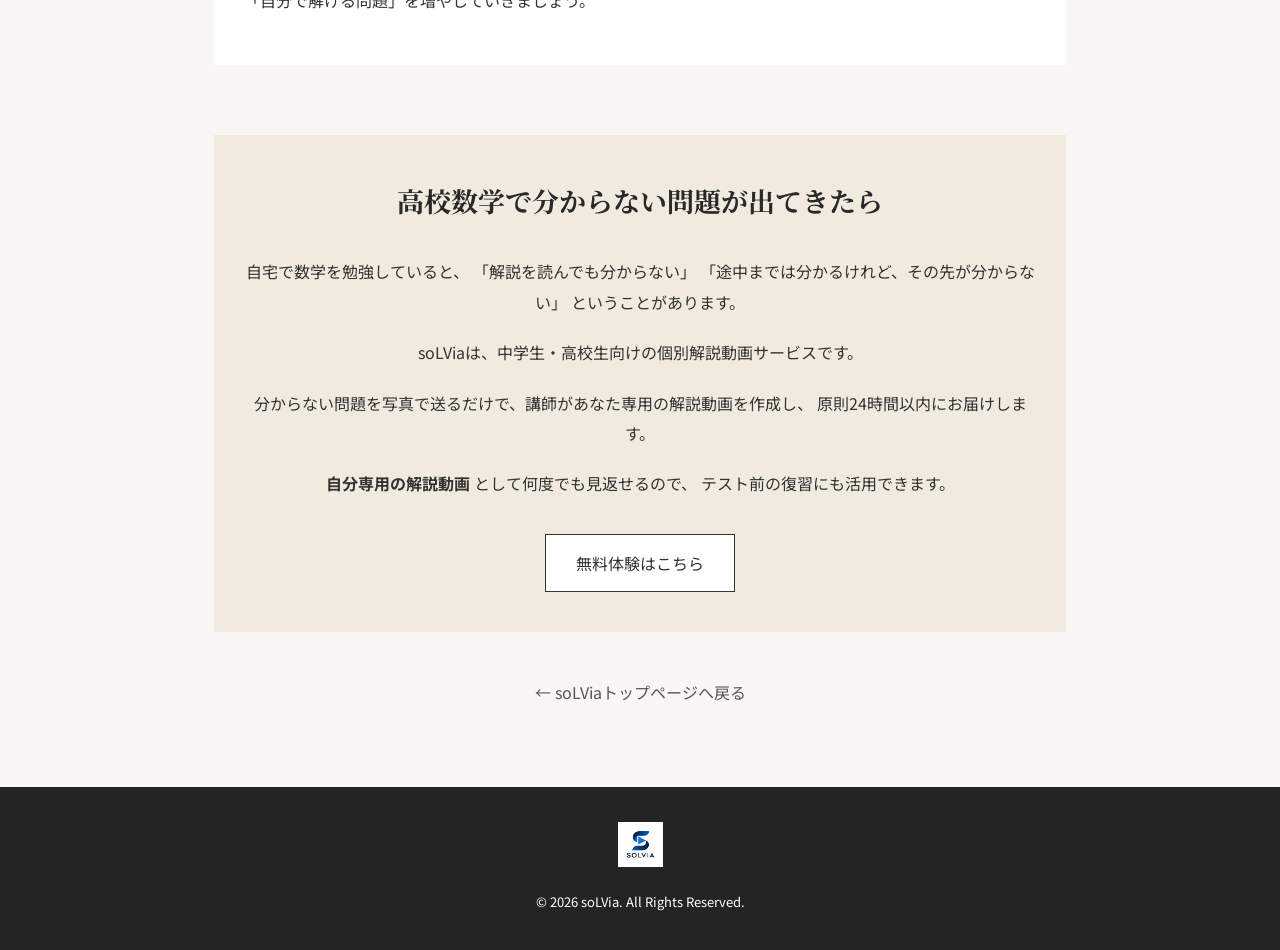
<file: articles/high-school-math.html>
<!DOCTYPE html>
<html lang="ja">

<head>
<meta charset="UTF-8">
<meta name="viewport" content="width=device-width, initial-scale=1.0">

<title>高校生の数学勉強法｜成績を伸ばす5つのポイント｜soLVia</title>

<meta name="description" content="高校数学の成績を伸ばしたい高校生向けに、数学の勉強法を5つのポイントに分けて解説します。基礎の理解、典型問題の演習、間違いの復習、分からない問題への向き合い方など、今日から実践できる勉強法を紹介します。">

<link rel="icon" href="../assets/logo.JPG">

<link rel="canonical" href="https://solvia-study.com/articles/high-school-math.html">

<link rel="preconnect" href="https://fonts.googleapis.com">
<link href="https://fonts.googleapis.com/css2?family=Zen+Old+Mincho:wght@500;700&family=Noto+Serif+JP:wght@500;700&family=Noto+Sans+JP:wght@300;400;500;700&family=Space+Mono&display=swap" rel="stylesheet">

<style>

* {
  box-sizing: border-box;
}

body {
  margin: 0;
  font-family: "Noto Sans JP", sans-serif;
  color: #333;
  background: #f8f7f3;
  line-height: 1.9;
}

header {
  background: #fff;
  border-bottom: 1px solid #e8e5dc;
}

.nav-wrap {
  max-width: 1100px;
  margin: 0 auto;
  padding: 18px 24px;
  display: flex;
  align-items: center;
  justify-content: space-between;
}

.brand {
  display: flex;
  align-items: center;
  text-decoration: none;
  color: #333;
}

.brand img {
  width: 42px;
  height: 42px;
  object-fit: cover;
  margin-right: 10px;
}

.brand-text {
  font-family: "Noto Serif JP", serif;
  font-size: 24px;
  font-weight: 700;
}

nav ul {
  display: flex;
  list-style: none;
  margin: 0;
  padding: 0;
  gap: 28px;
}

nav a {
  text-decoration: none;
  color: #444;
  font-size: 14px;
}

.article-wrap {
  max-width: 900px;
  margin: 0 auto;
  padding: 50px 24px 80px;
}

.breadcrumb {
  font-size: 13px;
  color: #777;
  margin-bottom: 35px;
}

.breadcrumb a {
  color: #777;
  text-decoration: none;
}

.article-eyebrow {
  font-family: "Space Mono", monospace;
  font-size: 12px;
  letter-spacing: 2px;
  color: #b08b4f;
  margin-bottom: 15px;
}

h1 {
  font-family: "Noto Serif JP", serif;
  font-size: 38px;
  line-height: 1.5;
  margin: 0 0 30px;
  color: #222;
}

.intro {
  background: #fff;
  padding: 28px 32px;
  border-left: 3px solid #c9a86a;
  margin-bottom: 55px;
}

article h2 {
  font-family: "Noto Serif JP", serif;
  font-size: 27px;
  margin-top: 60px;
  margin-bottom: 20px;
  padding-bottom: 10px;
  border-bottom: 1px solid #ddd6c8;
  color: #292929;
}

article h3 {
  font-size: 20px;
  margin-top: 35px;
  color: #333;
}

article p {
  font-size: 16px;
  margin: 0 0 20px;
}

article ul,
article ol {
  background: #fff;
  padding: 25px 35px;
  margin: 25px 0;
}

article li {
  margin-bottom: 8px;
}

.point-box {
  background: #fff;
  padding: 25px 30px;
  margin: 30px 0;
  border: 1px solid #e5dfd3;
}

.point-box strong {
  color: #9b773e;
}

.summary {
  background: #fff;
  padding: 30px;
  margin-top: 40px;
}

.cta {
  background: #f0eadf;
  padding: 40px 30px;
  margin-top: 70px;
  text-align: center;
}

.cta h2 {
  border: none;
  margin-top: 0;
}

.btn {
  display: inline-block;
  margin-top: 15px;
  padding: 13px 30px;
  text-decoration: none;
  border: 1px solid #333;
  color: #333;
  background: #fff;
}

.back-home {
  text-align: center;
  margin-top: 45px;
}

.back-home a {
  color: #555;
  text-decoration: none;
}

footer {
  background: #242424;
  color: #fff;
  text-align: center;
  padding: 35px 20px;
  font-size: 13px;
}

footer img {
  width: 45px;
  height: 45px;
  object-fit: cover;
  margin-bottom: 15px;
}

@media (max-width: 700px) {

  .nav-wrap {
    padding: 15px 18px;
  }

  nav ul {
    gap: 12px;
  }

  nav a {
    font-size: 11px;
  }

  .article-wrap {
    padding: 35px 18px 60px;
  }

  h1 {
    font-size: 28px;
  }

  article h2 {
    font-size: 23px;
  }

  article p {
    font-size: 15px;
  }

  .intro,
  .point-box,
  .summary,
  .cta {
    padding: 22px;
  }

  article ul,
  article ol {
    padding: 20px 25px;
  }

  .btn {
    width: 100%;
  }

}

</style>

</head>

<body>

<header>

  <div class="nav-wrap">

    <a href="../index.html" class="brand">
      <img src="../assets/logo.JPG" alt="soLVia ロゴ">
      <span class="brand-text">soLVia</span>
    </a>

    <nav>
      <ul>
        <li><a href="../index.html">ホーム</a></li>
        <li><a href="../service.html">サービス内容</a></li>
        <li><a href="../price.html">料金</a></li>
        <li><a href="../contact.html">お問い合わせ</a></li>
      </ul>
    </nav>

  </div>

</header>


<main>

<div class="article-wrap">

  <div class="breadcrumb">
    <a href="../index.html">ホーム</a>
    ｜
    <a href="../index.html">勉強お役立ち記事</a>
    ｜
    高校生の数学勉強法
  </div>


  <article>

    <div class="article-eyebrow">
      STUDY TIPS
    </div>


    <h1>
      高校生の数学勉強法｜成績を伸ばす5つのポイント
    </h1>


    <div class="intro">

      <p>
        「高校数学が急に難しくなった」
      </p>

      <p>
        「授業は聞いているけれど、問題になると解けない」
      </p>

      <p>
        「数学を勉強しているのに、テストの点数が上がらない」
      </p>

      <p>
        高校生になると、中学校までの数学と比べて扱う内容が増え、
        問題の難易度も高くなります。
      </p>

      <p>
        そのため、「とにかく問題をたくさん解く」だけではなく、
        <strong>数学の勉強方法そのものを見直すこと</strong>
        が大切です。
      </p>

      <p>
        この記事では、高校数学の成績を伸ばすために意識したい
        5つのポイントを紹介します。
      </p>

    </div>


    <h2>高校数学で大切なのは「理解→演習→復習」</h2>

    <p>
      高校数学では、公式や解法を覚えるだけではなく、
      「なぜその公式を使うのか」
      「なぜこの解き方になるのか」
      を理解することが重要です。
    </p>

    <p>
      基本的な流れとしては、
    </p>

    <div class="point-box">

      <strong>理解 → 基本問題 → 典型問題 → 間違いの復習</strong>

      <p>
        という流れを意識して勉強してみましょう。
      </p>

    </div>


    <h2>1. まずは教科書レベルの内容を理解する</h2>

    <p>
      難しい問題集にいきなり取り組む前に、
      まずは教科書レベルの内容を理解しましょう。
    </p>

    <p>
      特に確認したいのは、
    </p>

    <ul>

      <li>公式の意味</li>

      <li>公式の使い方</li>

      <li>基本的な計算方法</li>

      <li>例題の解き方</li>

    </ul>

    <p>
      ここが曖昧なまま難しい問題に進むと、
      「何を使えばいいのか分からない」
      という状態になりやすくなります。
    </p>

    <p>
      分からない部分があれば、一度立ち止まって、
      教科書や授業ノートに戻ることも大切です。
    </p>


    <h2>2. 公式を覚えるだけで終わらせない</h2>

    <p>
      数学では公式を覚えることも必要ですが、
      公式を暗記しただけでは問題を解けないことがあります。
    </p>

    <p>
      例えば、公式を見たときに、
    </p>

    <ul>

      <li>どんな問題で使うのか</li>

      <li>どの数字を公式に入れるのか</li>

      <li>なぜその公式を使うのか</li>

    </ul>

    <p>
      まで考えてみましょう。
    </p>

    <p>
      「公式を知っている」状態から、
      <strong>「公式を使える」状態</strong>
      にすることが重要です。
    </p>


    <h2>3. 典型問題を繰り返し解く</h2>

    <p>
      高校数学では、同じような考え方を使う問題が
      形を変えて出題されることがあります。
    </p>

    <p>
      そのため、基本的な問題や典型問題を繰り返し解き、
      解き方のパターンを身につけることが大切です。
    </p>

    <div class="point-box">

      <strong>おすすめの進め方</strong>

      <p>
        ① まず自分で解く<br>
        ② 答え合わせをする<br>
        ③ 間違えた原因を確認する<br>
        ④ もう一度、自力で解く
      </p>

    </div>

    <p>
      一度解説を読んで「分かった」と思っても、
      自分で解けるとは限りません。
    </p>

    <p>
      解説を閉じた状態でもう一度解いてみることが、
      理解の定着につながります。
    </p>


    <h2>4. 間違えた問題をそのままにしない</h2>

    <p>
      数学の勉強では、
      「何問解いたか」だけでなく、
      <strong>「間違えた問題をどう復習したか」</strong>
      が重要です。
    </p>

    <p>
      間違えた問題について、
      なぜ間違えたのかを考えてみましょう。
    </p>

    <ul>

      <li>計算ミスだった</li>

      <li>公式を間違えた</li>

      <li>問題文の意味を理解できていなかった</li>

      <li>解き方が思いつかなかった</li>

      <li>途中まではできたが、その先が分からなかった</li>

    </ul>

    <p>
      原因が分かれば、次に同じ問題で間違える可能性を減らせます。
    </p>


    <h2>5. 分からない問題は早めに質問する</h2>

    <p>
      高校数学では、一つの単元の理解が次の内容につながっていることがあります。
    </p>

    <p>
      そのため、
      「分からないけれど、とりあえず先に進もう」
      としていると、後からさらに分からなくなることがあります。
    </p>

    <p>
      分からない問題があったら、
      <strong>どこまで理解できていて、どこから分からないのか</strong>
      を整理してみましょう。
    </p>

    <div class="point-box">

      <strong>例えば：</strong>

      <p>
        「この公式を使うことは分かるけれど、
        その後の式変形が分からない」
      </p>

      <p>
        「解説を読んだけれど、
        なぜこの式を作るのか分からない」
      </p>

    </div>

    <p>
      このように具体的に質問すると、
      自分の理解できていない部分も明確になります。
    </p>


    <h2>数学の勉強時間より「勉強のやり方」を見直そう</h2>

    <p>
      数学の成績を上げるためには、
      単純に勉強時間を増やすだけではなく、
      その時間をどのように使うかが大切です。
    </p>

    <p>
      例えば、3時間問題を解き続けるよりも、
      間違えた問題を丁寧に復習して、
      もう一度自力で解けるようにすることが
      効果的な場合があります。
    </p>

    <p>
      「たくさん解く」だけではなく、
      <strong>「理解して、自分で解けるようにする」</strong>
      ことを意識しましょう。
    </p>


    <h2>高校数学の勉強法まとめ</h2>

    <div class="summary">

      <ol>

        <li>
          <strong>教科書レベルの内容を理解する</strong>
        </li>

        <li>
          <strong>公式を覚えるだけで終わらせない</strong>
        </li>

        <li>
          <strong>基本問題・典型問題を繰り返す</strong>
        </li>

        <li>
          <strong>間違えた問題を復習する</strong>
        </li>

        <li>
          <strong>分からない問題を早めに質問する</strong>
        </li>

      </ol>

      <p>
        高校数学は、分からないところをそのままにしないことが重要です。
        小さな疑問を一つずつ解決しながら、
        「自分で解ける問題」を増やしていきましょう。
      </p>

    </div>


        <div class="cta">

      <h2>
        高校数学で分からない問題が出てきたら
      </h2>

      <p>
        自宅で数学を勉強していると、
        「解説を読んでも分からない」
        「途中までは分かるけれど、その先が分からない」
        ということがあります。
      </p>

      <p>
        soLViaは、中学生・高校生向けの個別解説動画サービスです。
      </p>

      <p>
        分からない問題を写真で送るだけで、講師があなた専用の解説動画を作成し、
        原則24時間以内にお届けします。
      </p>

      <p>
        <strong>自分専用の解説動画</strong>
        として何度でも見返せるので、
        テスト前の復習にも活用できます。
      </p>

      <a href="../contact.html" class="btn">
        無料体験はこちら
      </a>

    </div>


    <div class="back-home">

      <a href="../index.html">
        ← soLViaトップページへ戻る
      </a>

    </div>

  </article>

</div>

</main>


<footer>

  <img src="../assets/logo.JPG" alt="soLVia ロゴ">

  <div>
    © 2026 soLVia. All Rights Reserved.
  </div>

</footer>


</body>
</html>
</file>
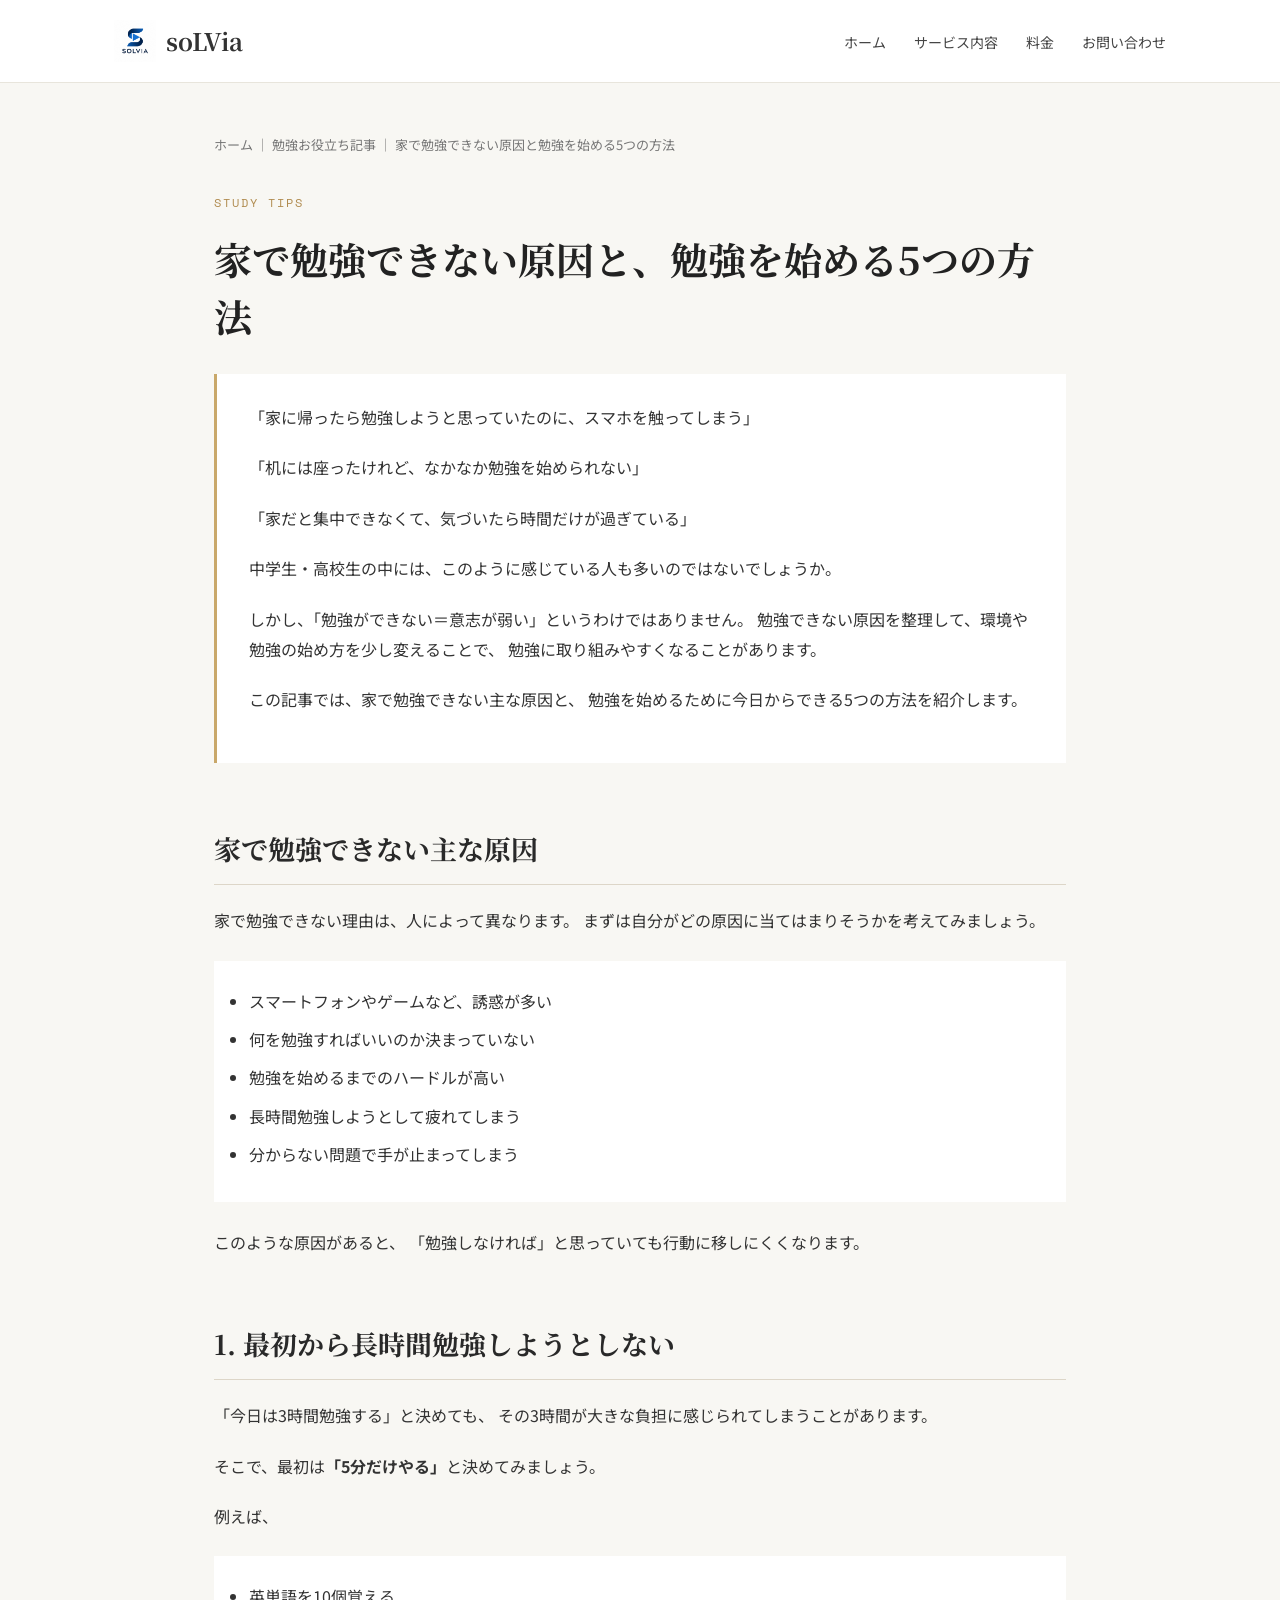
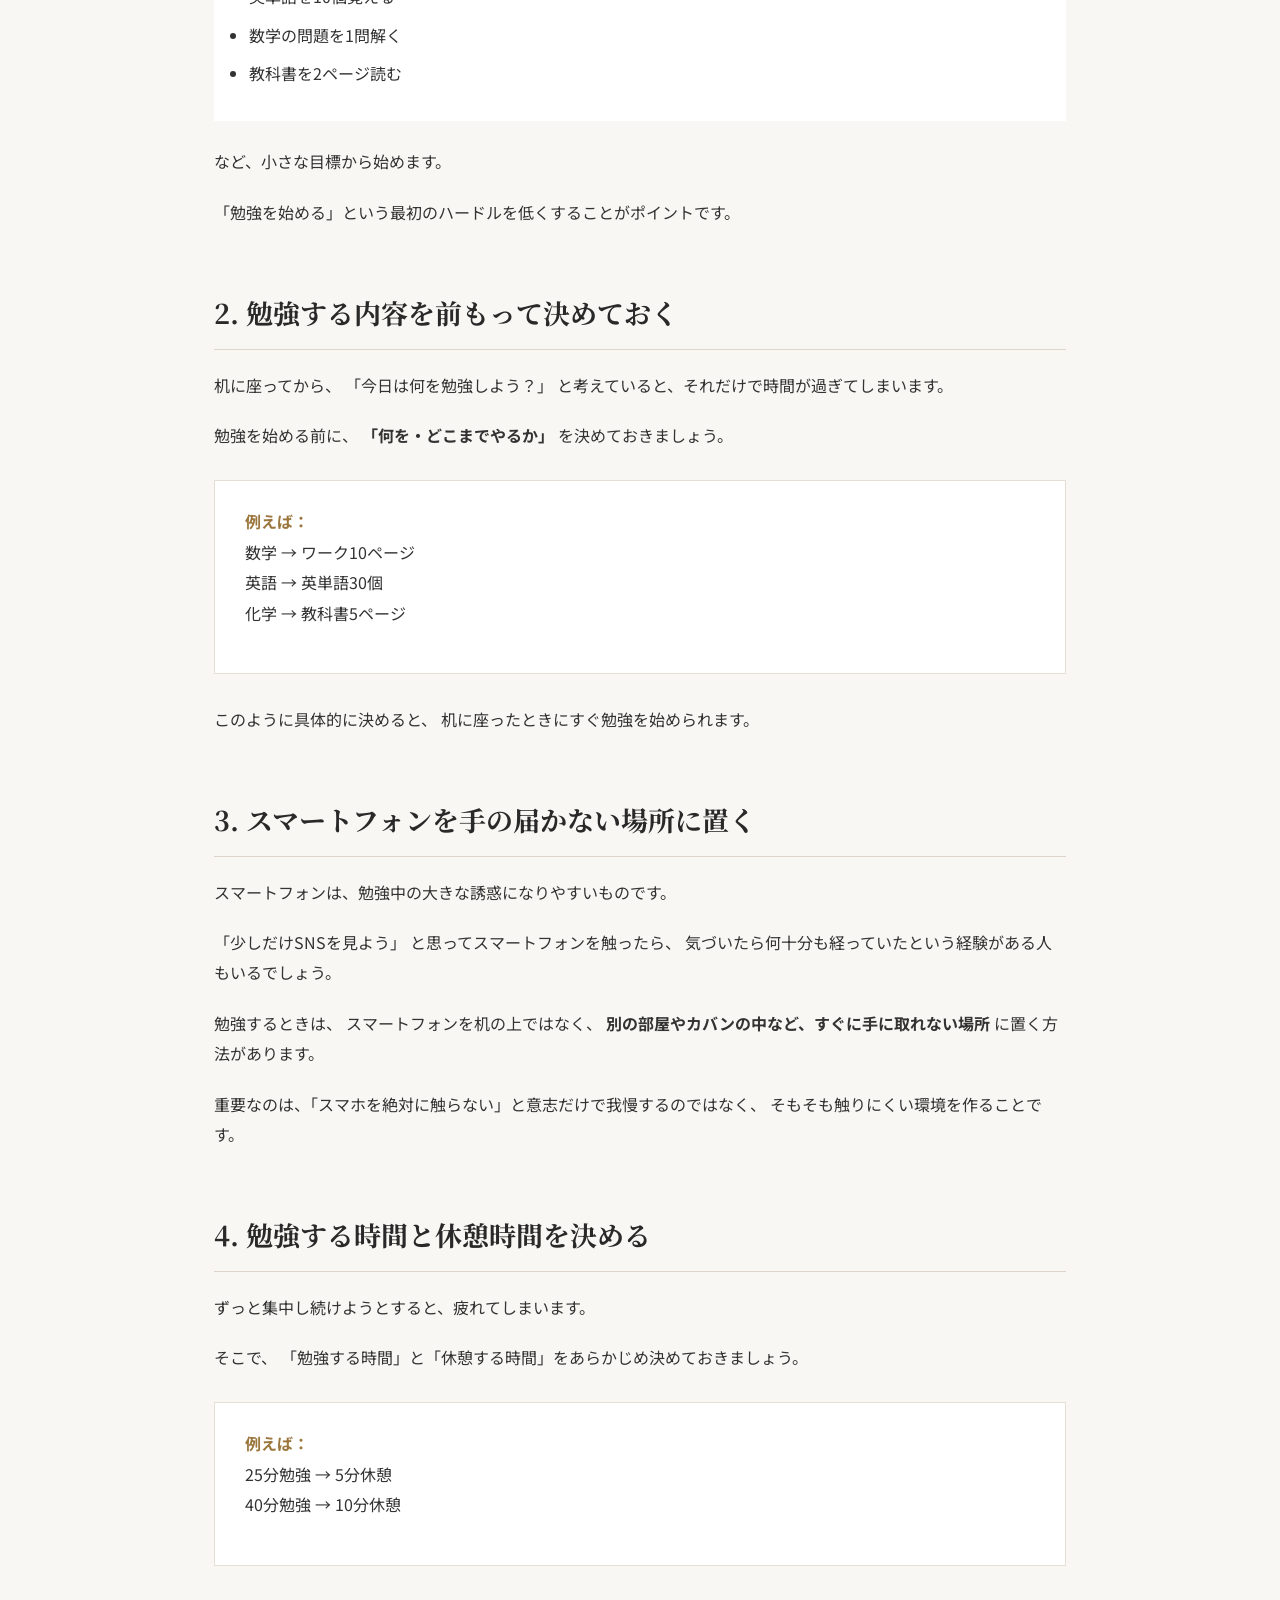
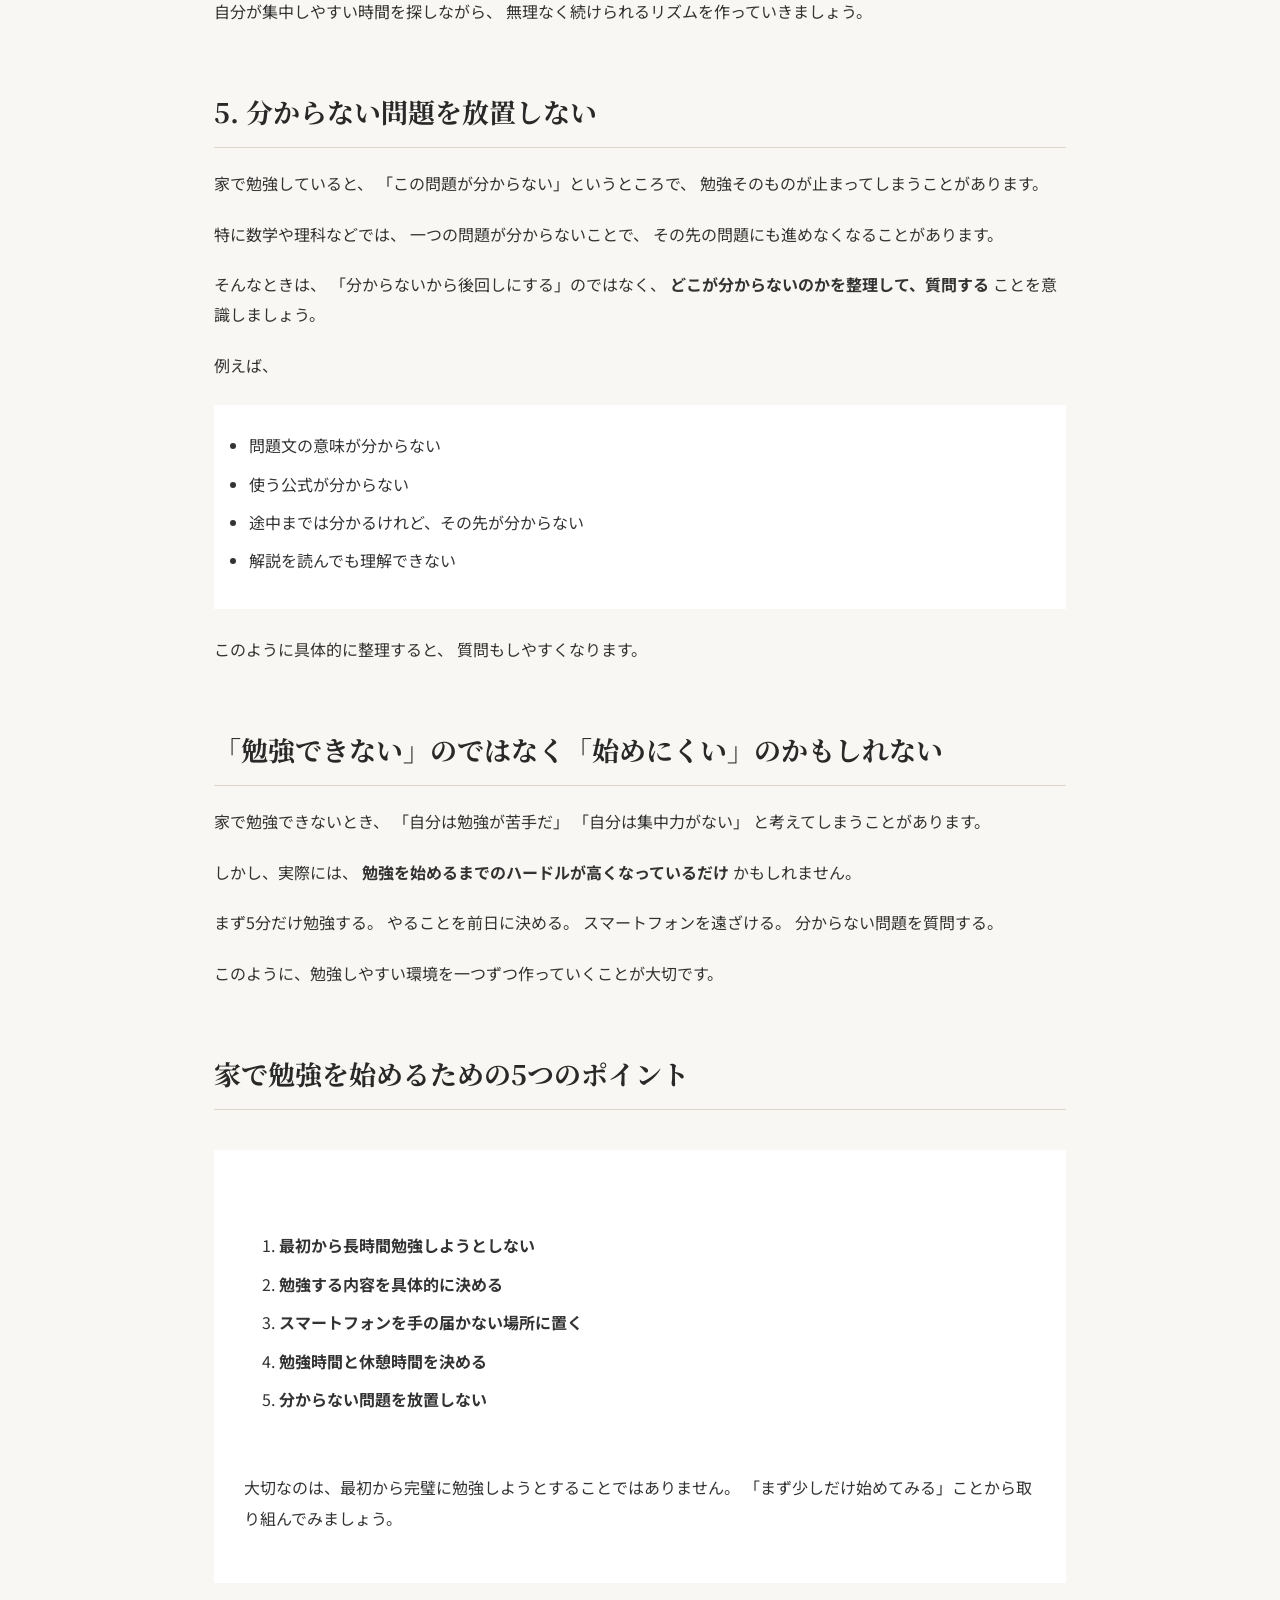
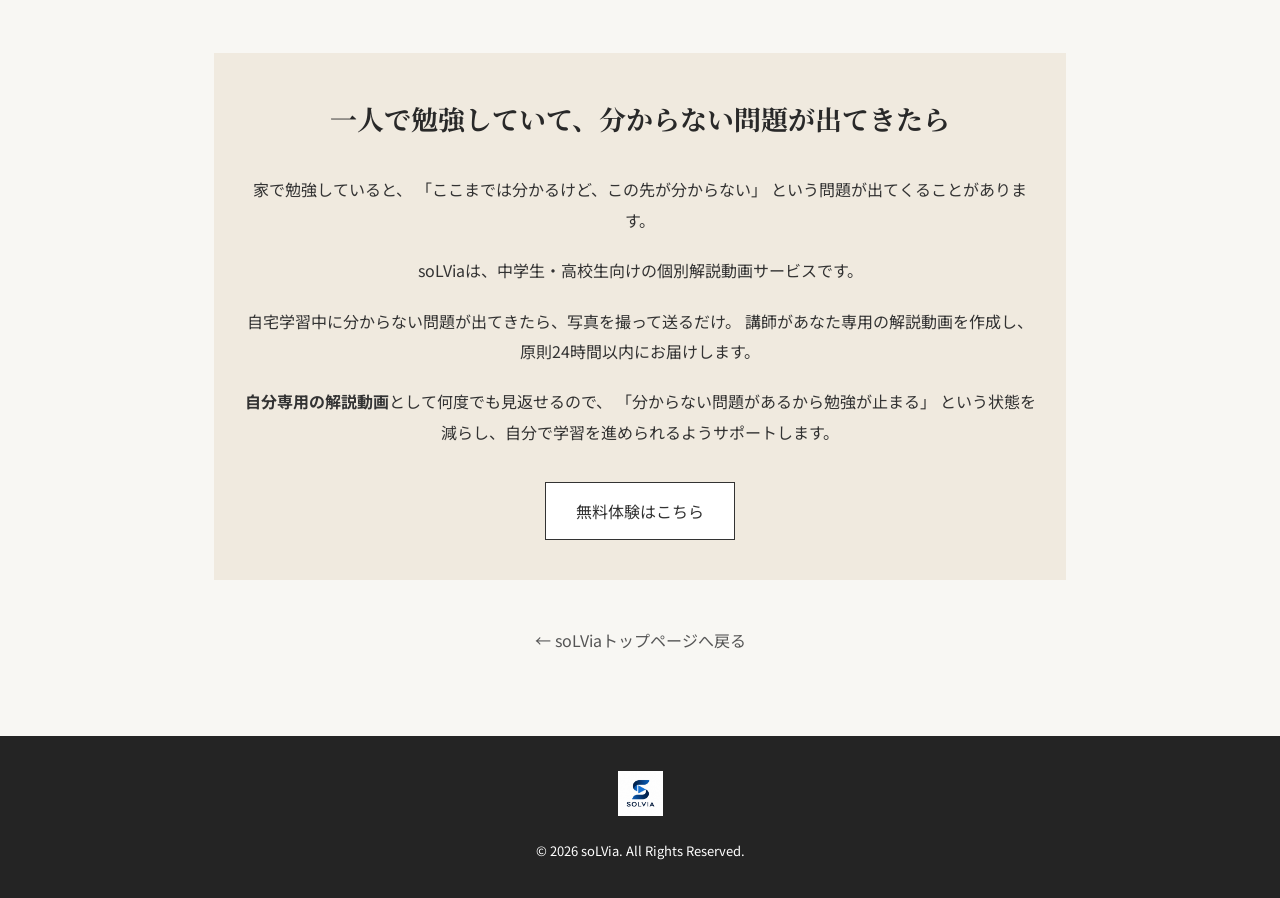
<file: articles/home-study.html>
<!DOCTYPE html>
<html lang="ja">

<head>
<meta charset="UTF-8">
<meta name="viewport" content="width=device-width, initial-scale=1.0">

<title>家で勉強できない原因と勉強を始める5つの方法｜soLVia</title>

<meta name="description" content="家で勉強しようと思っても、スマホを触ってしまう、集中できない、なかなか始められない。そんな中学生・高校生に向けて、家で勉強できない原因と、勉強を始めるための具体的な5つの方法を解説します。">

<link rel="icon" href="../assets/logo.JPG">

<link rel="canonical" href="https://solvia-study.com/articles/home-study.html">

<link rel="preconnect" href="https://fonts.googleapis.com">
<link href="https://fonts.googleapis.com/css2?family=Zen+Old+Mincho:wght@500;700&family=Noto+Serif+JP:wght@500;700&family=Noto+Sans+JP:wght@300;400;500;700&family=Space+Mono&display=swap" rel="stylesheet">

<style>

* {
  box-sizing: border-box;
}

body {
  margin: 0;
  font-family: "Noto Sans JP", sans-serif;
  color: #333;
  background: #f8f7f3;
  line-height: 1.9;
}

header {
  background: #fff;
  border-bottom: 1px solid #e8e5dc;
}

.nav-wrap {
  max-width: 1100px;
  margin: 0 auto;
  padding: 18px 24px;
  display: flex;
  align-items: center;
  justify-content: space-between;
}

.brand {
  display: flex;
  align-items: center;
  text-decoration: none;
  color: #333;
}

.brand img {
  width: 42px;
  height: 42px;
  object-fit: cover;
  margin-right: 10px;
}

.brand-text {
  font-family: "Noto Serif JP", serif;
  font-size: 24px;
  font-weight: 700;
}

nav ul {
  display: flex;
  list-style: none;
  margin: 0;
  padding: 0;
  gap: 28px;
}

nav a {
  text-decoration: none;
  color: #444;
  font-size: 14px;
}

.article-wrap {
  max-width: 900px;
  margin: 0 auto;
  padding: 50px 24px 80px;
}

.breadcrumb {
  font-size: 13px;
  color: #777;
  margin-bottom: 35px;
}

.breadcrumb a {
  color: #777;
  text-decoration: none;
}

.article-eyebrow {
  font-family: "Space Mono", monospace;
  font-size: 12px;
  letter-spacing: 2px;
  color: #b08b4f;
  margin-bottom: 15px;
}

h1 {
  font-family: "Noto Serif JP", serif;
  font-size: 38px;
  line-height: 1.5;
  margin: 0 0 30px;
  color: #222;
}

.intro {
  background: #fff;
  padding: 28px 32px;
  border-left: 3px solid #c9a86a;
  margin-bottom: 55px;
}

article h2 {
  font-family: "Noto Serif JP", serif;
  font-size: 27px;
  margin-top: 60px;
  margin-bottom: 20px;
  padding-bottom: 10px;
  border-bottom: 1px solid #ddd6c8;
  color: #292929;
}

article h3 {
  font-size: 20px;
  margin-top: 35px;
  color: #333;
}

article p {
  font-size: 16px;
  margin: 0 0 20px;
}

article ul,
article ol {
  background: #fff;
  padding: 25px 35px;
  margin: 25px 0;
}

article li {
  margin-bottom: 8px;
}

.point-box {
  background: #fff;
  padding: 25px 30px;
  margin: 30px 0;
  border: 1px solid #e5dfd3;
}

.point-box strong {
  color: #9b773e;
}

.summary {
  background: #fff;
  padding: 30px;
  margin-top: 40px;
}

.cta {
  background: #f0eadf;
  padding: 40px 30px;
  margin-top: 70px;
  text-align: center;
}

.cta h2 {
  border: none;
  margin-top: 0;
}

.btn {
  display: inline-block;
  margin-top: 15px;
  padding: 13px 30px;
  text-decoration: none;
  border: 1px solid #333;
  color: #333;
  background: #fff;
}

.back-home {
  text-align: center;
  margin-top: 45px;
}

.back-home a {
  color: #555;
  text-decoration: none;
}

footer {
  background: #242424;
  color: #fff;
  text-align: center;
  padding: 35px 20px;
  font-size: 13px;
}

footer img {
  width: 45px;
  height: 45px;
  object-fit: cover;
  margin-bottom: 15px;
}

@media (max-width: 700px) {

  .nav-wrap {
    padding: 15px 18px;
  }

  nav ul {
    gap: 12px;
  }

  nav a {
    font-size: 11px;
  }

  .article-wrap {
    padding: 35px 18px 60px;
  }

  h1 {
    font-size: 28px;
  }

  article h2 {
    font-size: 23px;
  }

  article p {
    font-size: 15px;
  }

  .intro,
  .point-box,
  .summary,
  .cta {
    padding: 22px;
  }

  article ul,
  article ol {
    padding: 20px 25px;
  }

  .btn {
    width: 100%;
  }

}

</style>

</head>

<body>

<header>

  <div class="nav-wrap">

    <a href="../index.html" class="brand">
      <img src="../assets/logo.JPG" alt="soLVia ロゴ">
      <span class="brand-text">soLVia</span>
    </a>

    <nav>
      <ul>
        <li><a href="../index.html">ホーム</a></li>
        <li><a href="../service.html">サービス内容</a></li>
        <li><a href="../price.html">料金</a></li>
        <li><a href="../contact.html">お問い合わせ</a></li>
      </ul>
    </nav>

  </div>

</header>


<main>

<div class="article-wrap">

  <div class="breadcrumb">
    <a href="../index.html">ホーム</a>
    ｜
    <a href="../index.html">勉強お役立ち記事</a>
    ｜
    家で勉強できない原因と勉強を始める5つの方法
  </div>


  <article>

    <div class="article-eyebrow">
      STUDY TIPS
    </div>


    <h1>
      家で勉強できない原因と、勉強を始める5つの方法
    </h1>


    <div class="intro">

      <p>
        「家に帰ったら勉強しようと思っていたのに、スマホを触ってしまう」
      </p>

      <p>
        「机には座ったけれど、なかなか勉強を始められない」
      </p>

      <p>
        「家だと集中できなくて、気づいたら時間だけが過ぎている」
      </p>

      <p>
        中学生・高校生の中には、このように感じている人も多いのではないでしょうか。
      </p>

      <p>
        しかし、「勉強ができない＝意志が弱い」というわけではありません。
        勉強できない原因を整理して、環境や勉強の始め方を少し変えることで、
        勉強に取り組みやすくなることがあります。
      </p>

      <p>
        この記事では、家で勉強できない主な原因と、
        勉強を始めるために今日からできる5つの方法を紹介します。
      </p>

    </div>


    <h2>家で勉強できない主な原因</h2>

    <p>
      家で勉強できない理由は、人によって異なります。
      まずは自分がどの原因に当てはまりそうかを考えてみましょう。
    </p>

    <ul>

      <li>スマートフォンやゲームなど、誘惑が多い</li>

      <li>何を勉強すればいいのか決まっていない</li>

      <li>勉強を始めるまでのハードルが高い</li>

      <li>長時間勉強しようとして疲れてしまう</li>

      <li>分からない問題で手が止まってしまう</li>

    </ul>

    <p>
      このような原因があると、
      「勉強しなければ」と思っていても行動に移しにくくなります。
    </p>


    <h2>1. 最初から長時間勉強しようとしない</h2>

    <p>
      「今日は3時間勉強する」と決めても、
      その3時間が大きな負担に感じられてしまうことがあります。
    </p>

    <p>
      そこで、最初は<strong>「5分だけやる」</strong>と決めてみましょう。
    </p>

    <p>
      例えば、
    </p>

    <ul>

      <li>英単語を10個覚える</li>

      <li>数学の問題を1問解く</li>

      <li>教科書を2ページ読む</li>

    </ul>

    <p>
      など、小さな目標から始めます。
    </p>

    <p>
      「勉強を始める」という最初のハードルを低くすることがポイントです。
    </p>


    <h2>2. 勉強する内容を前もって決めておく</h2>

    <p>
      机に座ってから、
      「今日は何を勉強しよう？」
      と考えていると、それだけで時間が過ぎてしまいます。
    </p>

    <p>
      勉強を始める前に、
      <strong>「何を・どこまでやるか」</strong>
      を決めておきましょう。
    </p>

    <div class="point-box">

      <strong>例えば：</strong>

      <p>
        数学 → ワーク10ページ<br>
        英語 → 英単語30個<br>
        化学 → 教科書5ページ
      </p>

    </div>

    <p>
      このように具体的に決めると、
      机に座ったときにすぐ勉強を始められます。
    </p>


    <h2>3. スマートフォンを手の届かない場所に置く</h2>

    <p>
      スマートフォンは、勉強中の大きな誘惑になりやすいものです。
    </p>

    <p>
      「少しだけSNSを見よう」
      と思ってスマートフォンを触ったら、
      気づいたら何十分も経っていたという経験がある人もいるでしょう。
    </p>

    <p>
      勉強するときは、
      スマートフォンを机の上ではなく、
      <strong>別の部屋やカバンの中など、すぐに手に取れない場所</strong>
      に置く方法があります。
    </p>

    <p>
      重要なのは、「スマホを絶対に触らない」と意志だけで我慢するのではなく、
      そもそも触りにくい環境を作ることです。
    </p>


    <h2>4. 勉強する時間と休憩時間を決める</h2>

    <p>
      ずっと集中し続けようとすると、疲れてしまいます。
    </p>

    <p>
      そこで、
      「勉強する時間」と「休憩する時間」をあらかじめ決めておきましょう。
    </p>

    <div class="point-box">

      <strong>例えば：</strong>

      <p>
        25分勉強 → 5分休憩<br>
        40分勉強 → 10分休憩
      </p>

    </div>

    <p>
      自分が集中しやすい時間を探しながら、
      無理なく続けられるリズムを作っていきましょう。
    </p>


    <h2>5. 分からない問題を放置しない</h2>

    <p>
      家で勉強していると、
      「この問題が分からない」というところで、
      勉強そのものが止まってしまうことがあります。
    </p>

    <p>
      特に数学や理科などでは、
      一つの問題が分からないことで、
      その先の問題にも進めなくなることがあります。
    </p>

    <p>
      そんなときは、
      「分からないから後回しにする」のではなく、
      <strong>どこが分からないのかを整理して、質問する</strong>
      ことを意識しましょう。
    </p>

    <p>
      例えば、
    </p>

    <ul>

      <li>問題文の意味が分からない</li>

      <li>使う公式が分からない</li>

      <li>途中までは分かるけれど、その先が分からない</li>

      <li>解説を読んでも理解できない</li>

    </ul>

    <p>
      このように具体的に整理すると、
      質問もしやすくなります。
    </p>


    <h2>「勉強できない」のではなく「始めにくい」のかもしれない</h2>

    <p>
      家で勉強できないとき、
      「自分は勉強が苦手だ」
      「自分は集中力がない」
      と考えてしまうことがあります。
    </p>

    <p>
      しかし、実際には、
      <strong>勉強を始めるまでのハードルが高くなっているだけ</strong>
      かもしれません。
    </p>

    <p>
      まず5分だけ勉強する。
      やることを前日に決める。
      スマートフォンを遠ざける。
      分からない問題を質問する。
    </p>

    <p>
      このように、勉強しやすい環境を一つずつ作っていくことが大切です。
    </p>


    <h2>家で勉強を始めるための5つのポイント</h2>

    <div class="summary">

      <ol>

        <li>
          <strong>最初から長時間勉強しようとしない</strong>
        </li>

        <li>
          <strong>勉強する内容を具体的に決める</strong>
        </li>

        <li>
          <strong>スマートフォンを手の届かない場所に置く</strong>
        </li>

        <li>
          <strong>勉強時間と休憩時間を決める</strong>
        </li>

        <li>
          <strong>分からない問題を放置しない</strong>
        </li>

      </ol>

      <p>
        大切なのは、最初から完璧に勉強しようとすることではありません。
        「まず少しだけ始めてみる」ことから取り組んでみましょう。
      </p>

    </div>


        <div class="cta">

      <h2>
        一人で勉強していて、分からない問題が出てきたら
      </h2>

      <p>
        家で勉強していると、
        「ここまでは分かるけど、この先が分からない」
        という問題が出てくることがあります。
      </p>

      <p>
        soLViaは、中学生・高校生向けの個別解説動画サービスです。
      </p>

      <p>
        自宅学習中に分からない問題が出てきたら、写真を撮って送るだけ。
        講師があなた専用の解説動画を作成し、原則24時間以内にお届けします。
      </p>

      <p>
        <strong>自分専用の解説動画</strong>として何度でも見返せるので、
        「分からない問題があるから勉強が止まる」
        という状態を減らし、自分で学習を進められるようサポートします。
      </p>

      <a href="../contact.html" class="btn">
        無料体験はこちら
      </a>

    </div>


    <div class="back-home">

      <a href="../index.html">
        ← soLViaトップページへ戻る
      </a>

    </div>

  </article>

</div>

</main>


<footer>

  <img src="../assets/logo.JPG" alt="soLVia ロゴ">

  <div>
    © 2026 soLVia. All Rights Reserved.
  </div>

</footer>


</body>
</html>
</file>
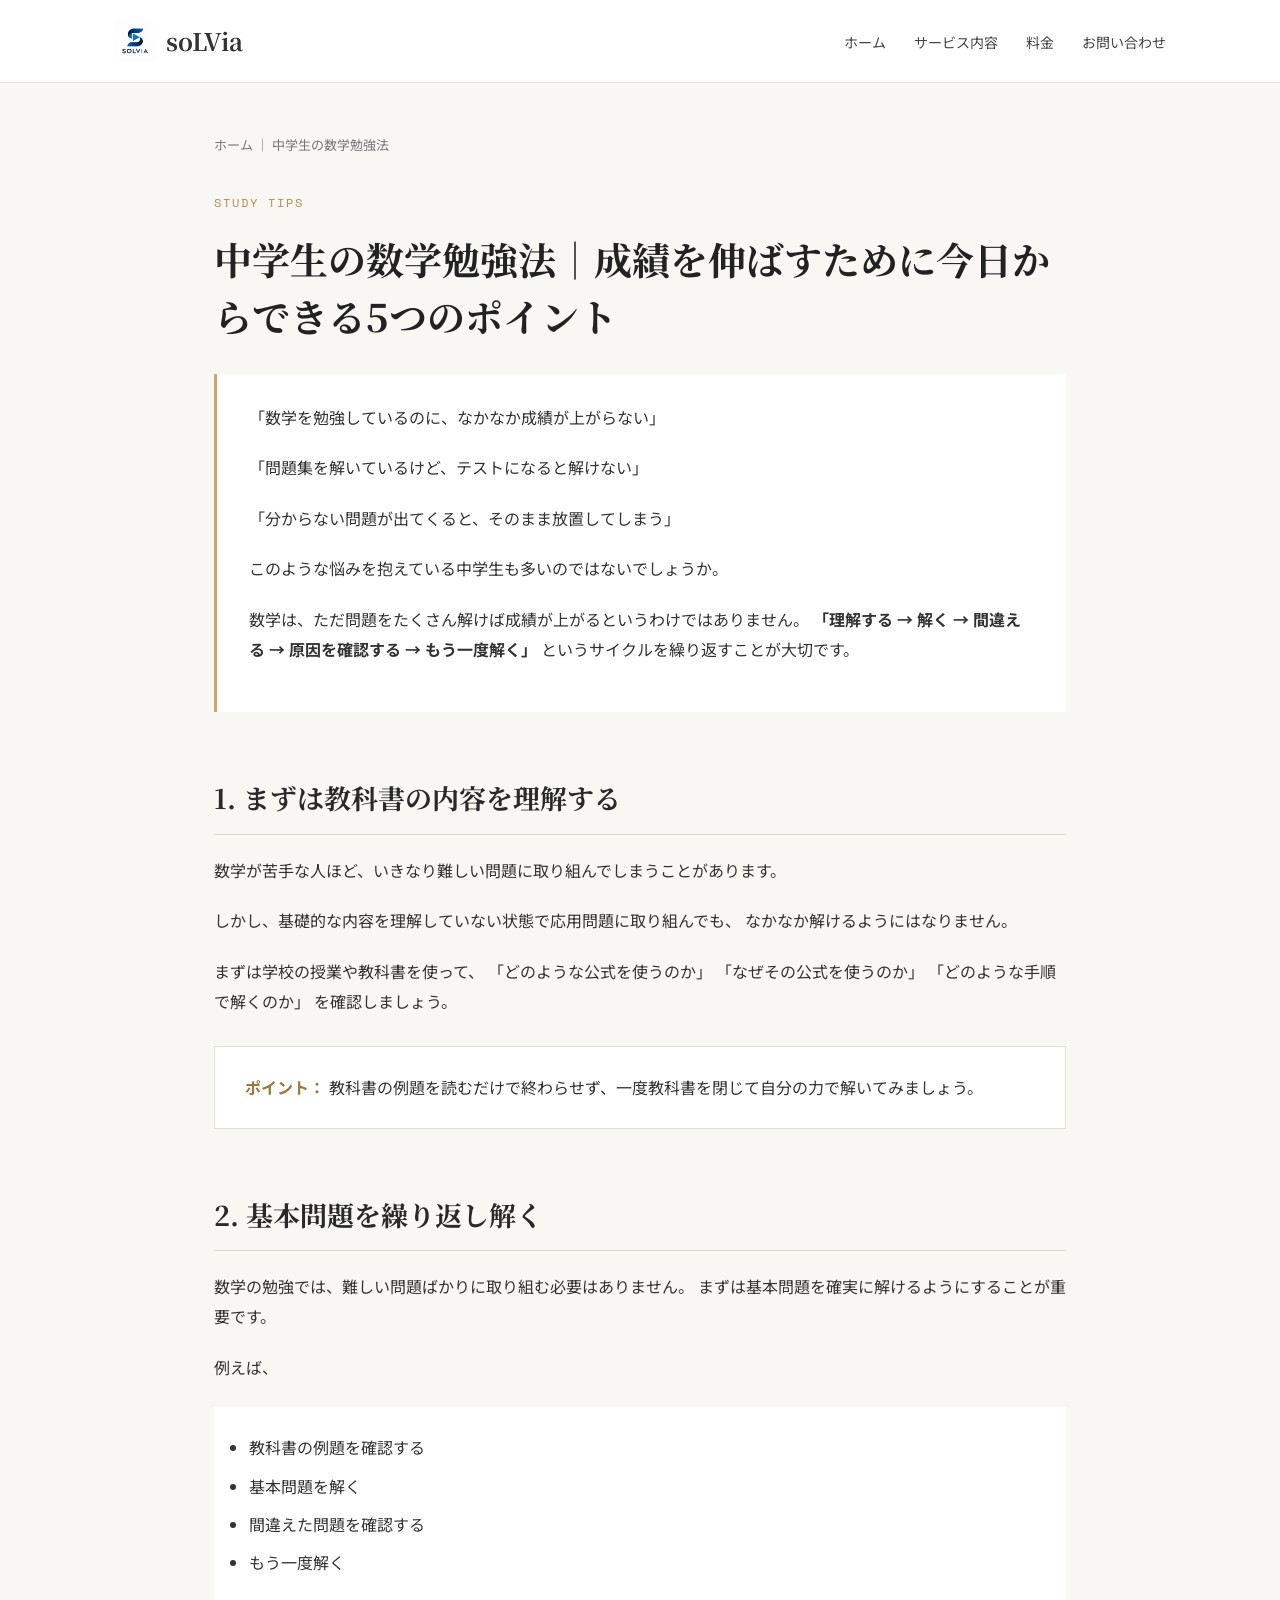
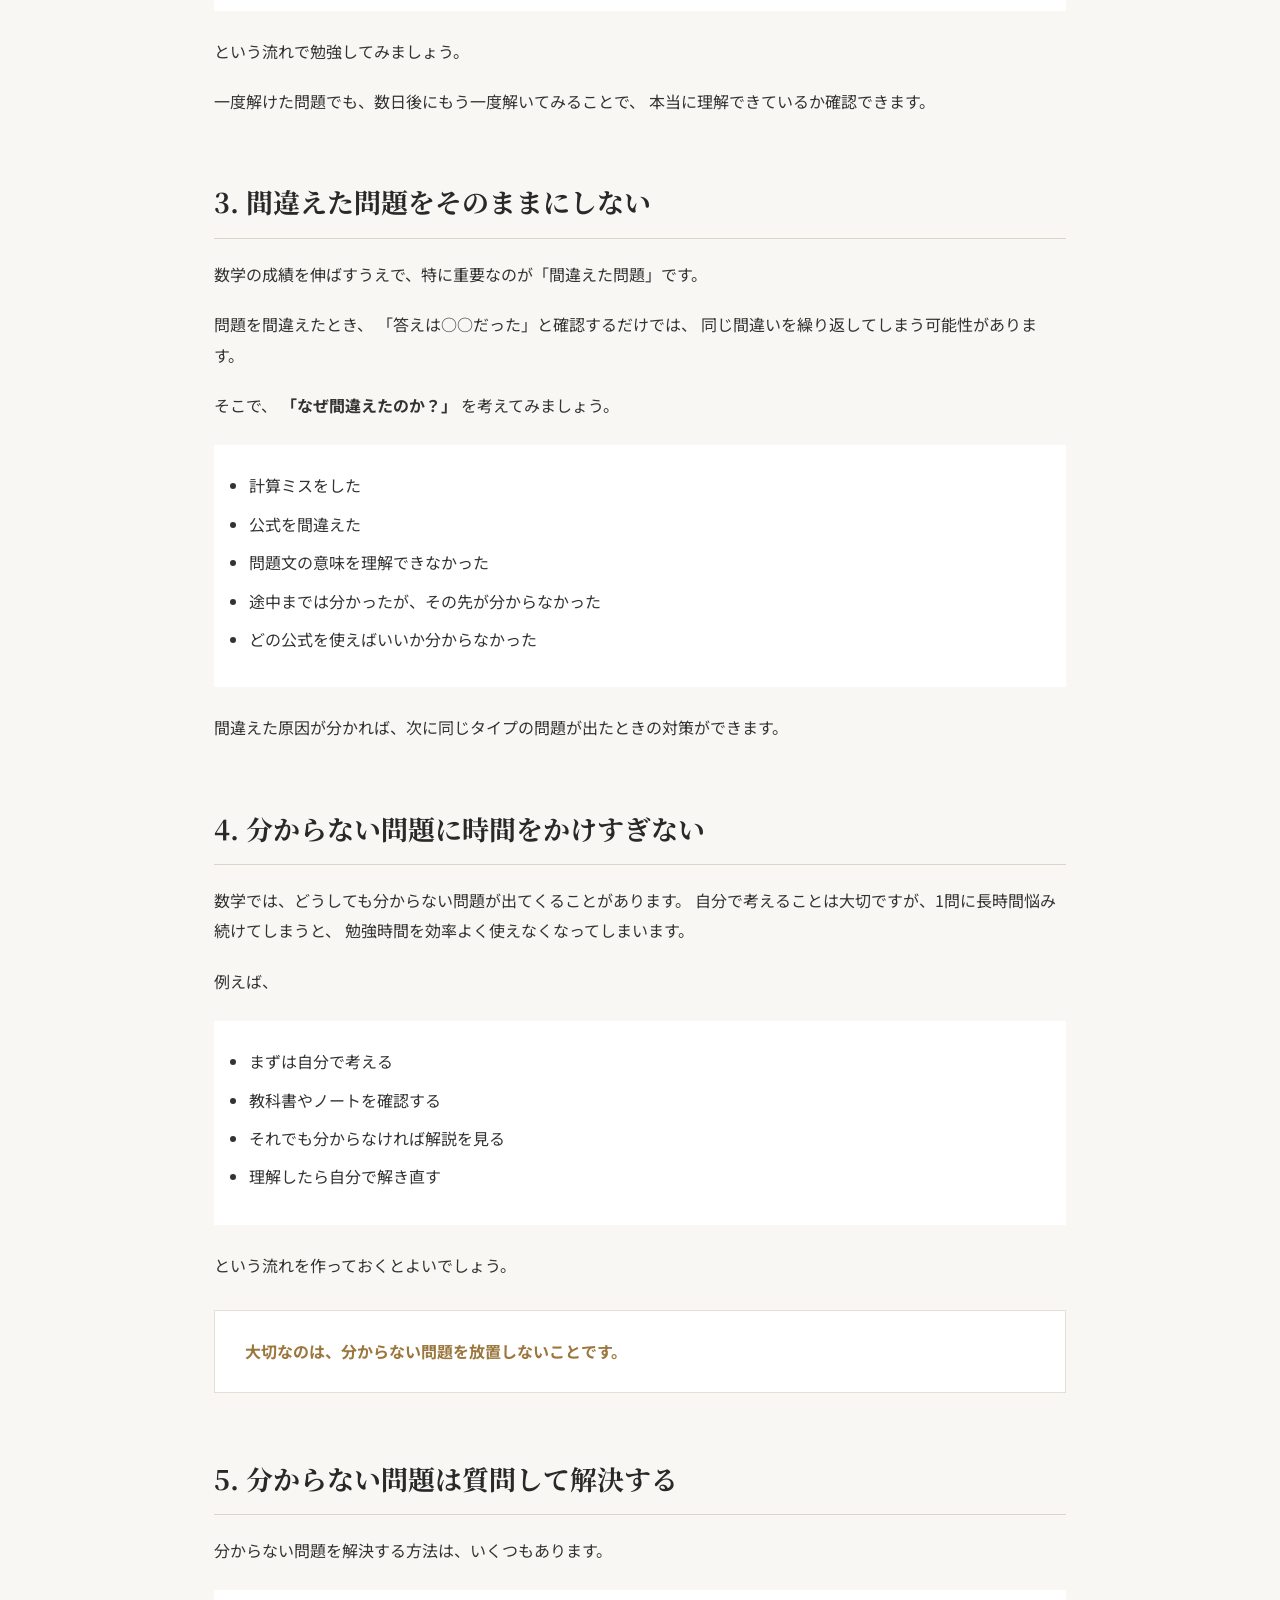
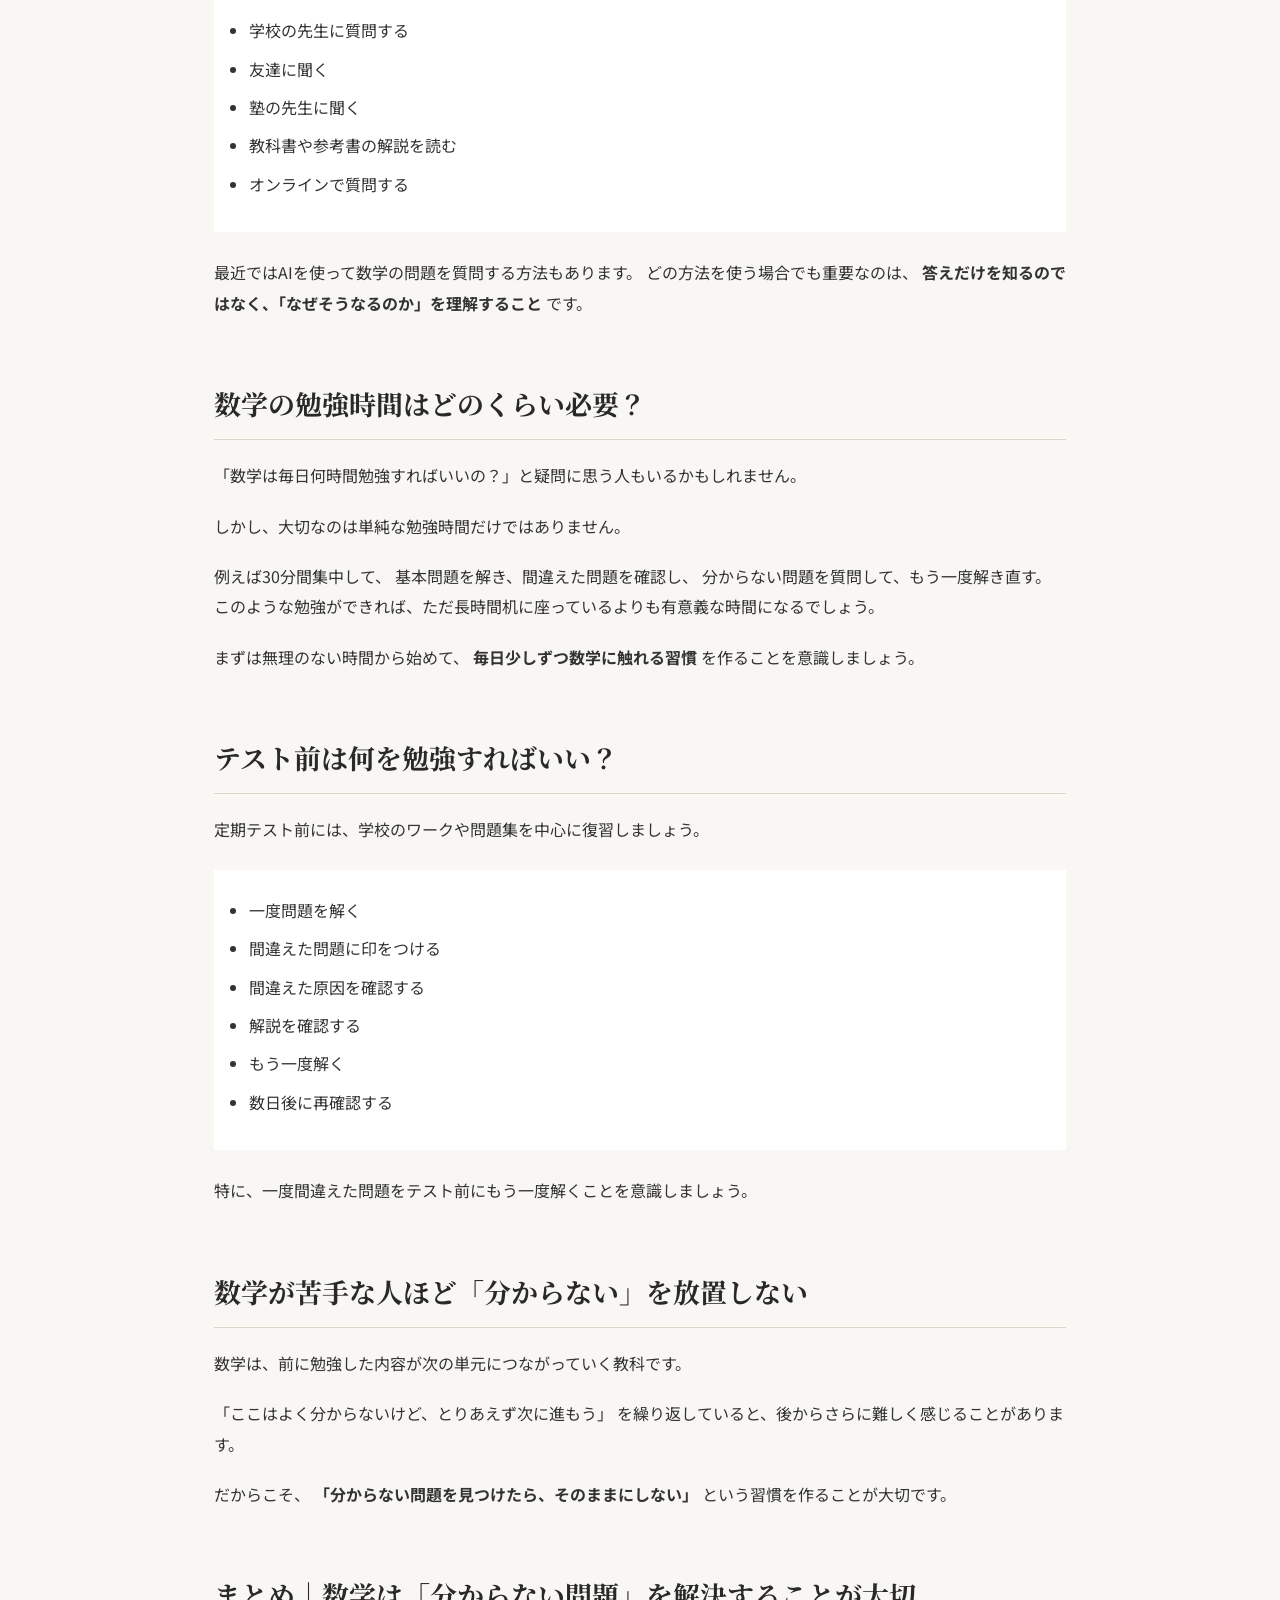
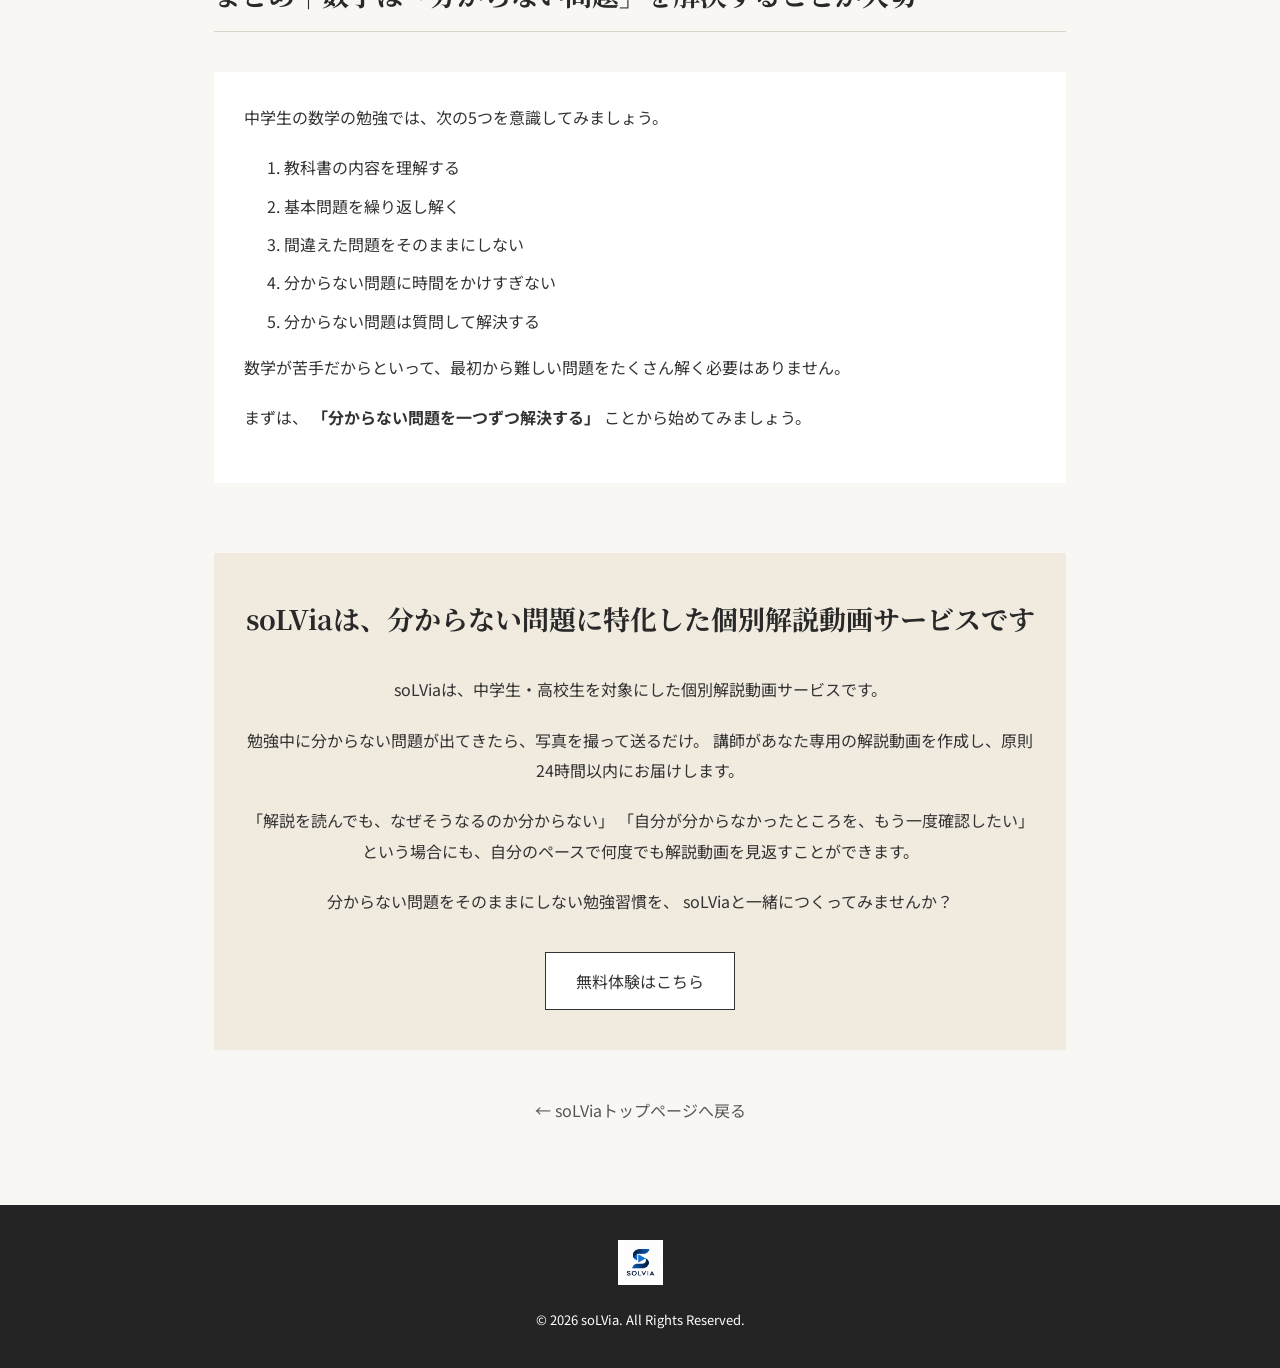
<file: articles/junior-math.html>
<!DOCTYPE html>
<html lang="ja">

<head>
<meta charset="UTF-8">
<meta name="viewport" content="width=device-width, initial-scale=1.0">

<title>中学生の数学勉強法｜成績を伸ばす5つのポイント｜soLVia</title>

<meta name="description" content="中学生の数学の勉強法を解説。数学が苦手になる原因や、基本問題の解き方、間違えた問題の復習方法、分からない問題への対処法など、成績を伸ばすための具体的な勉強法を紹介します。">

<link rel="icon" href="../assets/logo.JPG">

<link rel="canonical" href="https://solvia-study.com/articles/junior-math.html">

<link rel="preconnect" href="https://fonts.googleapis.com">
<link href="https://fonts.googleapis.com/css2?family=Zen+Old+Mincho:wght@500;700&family=Noto+Serif+JP:wght@500;700&family=Noto+Sans+JP:wght@300;400;500;700&family=Space+Mono&display=swap" rel="stylesheet">

<style>

* {
  box-sizing: border-box;
}

body {
  margin: 0;
  font-family: "Noto Sans JP", sans-serif;
  color: #333;
  background: #f8f7f3;
  line-height: 1.9;
}

header {
  background: #fff;
  border-bottom: 1px solid #e8e5dc;
}

.nav-wrap {
  max-width: 1100px;
  margin: 0 auto;
  padding: 18px 24px;
  display: flex;
  align-items: center;
  justify-content: space-between;
}

.brand {
  display: flex;
  align-items: center;
  text-decoration: none;
  color: #333;
}

.brand img {
  width: 42px;
  height: 42px;
  object-fit: cover;
  margin-right: 10px;
}

.brand-text {
  font-family: "Noto Serif JP", serif;
  font-size: 24px;
  font-weight: 700;
}

nav ul {
  display: flex;
  list-style: none;
  margin: 0;
  padding: 0;
  gap: 28px;
}

nav a {
  text-decoration: none;
  color: #444;
  font-size: 14px;
}

.article-wrap {
  max-width: 900px;
  margin: 0 auto;
  padding: 50px 24px 80px;
}

.breadcrumb {
  font-size: 13px;
  color: #777;
  margin-bottom: 35px;
}

.breadcrumb a {
  color: #777;
  text-decoration: none;
}

.article-eyebrow {
  font-family: "Space Mono", monospace;
  font-size: 12px;
  letter-spacing: 2px;
  color: #b08b4f;
  margin-bottom: 15px;
}

h1 {
  font-family: "Noto Serif JP", serif;
  font-size: 38px;
  line-height: 1.5;
  margin: 0 0 30px;
  color: #222;
}

.intro {
  background: #fff;
  padding: 28px 32px;
  border-left: 3px solid #c9a86a;
  margin-bottom: 55px;
}

article h2 {
  font-family: "Noto Serif JP", serif;
  font-size: 27px;
  margin-top: 60px;
  margin-bottom: 20px;
  padding-bottom: 10px;
  border-bottom: 1px solid #ddd6c8;
  color: #292929;
}

article h3 {
  font-size: 20px;
  margin-top: 35px;
  color: #333;
}

article p {
  font-size: 16px;
  margin: 0 0 20px;
}

article ul {
  background: #fff;
  padding: 25px 35px;
  margin: 25px 0;
}

article li {
  margin-bottom: 8px;
}

.point-box {
  background: #fff;
  padding: 25px 30px;
  margin: 30px 0;
  border: 1px solid #e5dfd3;
}

.point-box strong {
  color: #9b773e;
}

.summary {
  background: #fff;
  padding: 30px;
  margin-top: 40px;
}

.cta {
  background: #f0eadf;
  padding: 40px 30px;
  margin-top: 70px;
  text-align: center;
}

.cta h2 {
  border: none;
  margin-top: 0;
}

.btn {
  display: inline-block;
  margin-top: 15px;
  padding: 13px 30px;
  text-decoration: none;
  border: 1px solid #333;
  color: #333;
  background: #fff;
}

.back-home {
  text-align: center;
  margin-top: 45px;
}

.back-home a {
  color: #555;
  text-decoration: none;
}

footer {
  background: #242424;
  color: #fff;
  text-align: center;
  padding: 35px 20px;
  font-size: 13px;
}

footer img {
  width: 45px;
  height: 45px;
  object-fit: cover;
  margin-bottom: 15px;
}

@media (max-width: 700px) {

  .nav-wrap {
    padding: 15px 18px;
  }

  nav ul {
    gap: 12px;
  }

  nav a {
    font-size: 11px;
  }

  .article-wrap {
    padding: 35px 18px 60px;
  }

  h1 {
    font-size: 28px;
  }

  article h2 {
    font-size: 23px;
  }

  article p {
    font-size: 15px;
  }

  .intro,
  .point-box,
  .summary,
  .cta {
    padding: 22px;
  }

  article ul {
    padding: 20px 25px;
  }
}

</style>

</head>

<body>

<header>

  <div class="nav-wrap">

    <a href="../index.html" class="brand">
      <img src="../assets/logo.JPG" alt="soLVia ロゴ">
      <span class="brand-text">soLVia</span>
    </a>

    <nav>
      <ul>
        <li><a href="../index.html">ホーム</a></li>
        <li><a href="../service.html">サービス内容</a></li>
        <li><a href="../price.html">料金</a></li>
        <li><a href="../contact.html">お問い合わせ</a></li>
      </ul>
    </nav>

  </div>

</header>


<main>

<div class="article-wrap">

  <div class="breadcrumb">
    <a href="../index.html">ホーム</a>
    ｜
    中学生の数学勉強法
  </div>

  <article>

    <div class="article-eyebrow">
      STUDY TIPS
    </div>

    <h1>
      中学生の数学勉強法｜成績を伸ばすために今日からできる5つのポイント
    </h1>

    <div class="intro">

      <p>
        「数学を勉強しているのに、なかなか成績が上がらない」
      </p>

      <p>
        「問題集を解いているけど、テストになると解けない」
      </p>

      <p>
        「分からない問題が出てくると、そのまま放置してしまう」
      </p>

      <p>
        このような悩みを抱えている中学生も多いのではないでしょうか。
      </p>

      <p>
        数学は、ただ問題をたくさん解けば成績が上がるというわけではありません。
        <strong>「理解する → 解く → 間違える → 原因を確認する → もう一度解く」</strong>
        というサイクルを繰り返すことが大切です。
      </p>

    </div>


    <h2>1. まずは教科書の内容を理解する</h2>

    <p>
      数学が苦手な人ほど、いきなり難しい問題に取り組んでしまうことがあります。
    </p>

    <p>
      しかし、基礎的な内容を理解していない状態で応用問題に取り組んでも、
      なかなか解けるようにはなりません。
    </p>

    <p>
      まずは学校の授業や教科書を使って、
      「どのような公式を使うのか」
      「なぜその公式を使うのか」
      「どのような手順で解くのか」
      を確認しましょう。
    </p>

    <div class="point-box">
      <strong>ポイント：</strong>
      教科書の例題を読むだけで終わらせず、一度教科書を閉じて自分の力で解いてみましょう。
    </div>


    <h2>2. 基本問題を繰り返し解く</h2>

    <p>
      数学の勉強では、難しい問題ばかりに取り組む必要はありません。
      まずは基本問題を確実に解けるようにすることが重要です。
    </p>

    <p>
      例えば、
    </p>

    <ul>
      <li>教科書の例題を確認する</li>
      <li>基本問題を解く</li>
      <li>間違えた問題を確認する</li>
      <li>もう一度解く</li>
    </ul>

    <p>
      という流れで勉強してみましょう。
    </p>

    <p>
      一度解けた問題でも、数日後にもう一度解いてみることで、
      本当に理解できているか確認できます。
    </p>


    <h2>3. 間違えた問題をそのままにしない</h2>

    <p>
      数学の成績を伸ばすうえで、特に重要なのが「間違えた問題」です。
    </p>

    <p>
      問題を間違えたとき、
      「答えは○○だった」と確認するだけでは、
      同じ間違いを繰り返してしまう可能性があります。
    </p>

    <p>
      そこで、
      <strong>「なぜ間違えたのか？」</strong>
      を考えてみましょう。
    </p>

    <ul>
      <li>計算ミスをした</li>
      <li>公式を間違えた</li>
      <li>問題文の意味を理解できなかった</li>
      <li>途中までは分かったが、その先が分からなかった</li>
      <li>どの公式を使えばいいか分からなかった</li>
    </ul>

    <p>
      間違えた原因が分かれば、次に同じタイプの問題が出たときの対策ができます。
    </p>


    <h2>4. 分からない問題に時間をかけすぎない</h2>

    <p>
      数学では、どうしても分からない問題が出てくることがあります。
      自分で考えることは大切ですが、1問に長時間悩み続けてしまうと、
      勉強時間を効率よく使えなくなってしまいます。
    </p>

    <p>
      例えば、
    </p>

    <ul>
      <li>まずは自分で考える</li>
      <li>教科書やノートを確認する</li>
      <li>それでも分からなければ解説を見る</li>
      <li>理解したら自分で解き直す</li>
    </ul>

    <p>
      という流れを作っておくとよいでしょう。
    </p>

    <div class="point-box">
      <strong>大切なのは、分からない問題を放置しないことです。</strong>
    </div>


    <h2>5. 分からない問題は質問して解決する</h2>

    <p>
      分からない問題を解決する方法は、いくつもあります。
    </p>

    <ul>
      <li>学校の先生に質問する</li>
      <li>友達に聞く</li>
      <li>塾の先生に聞く</li>
      <li>教科書や参考書の解説を読む</li>
      <li>オンラインで質問する</li>
    </ul>

    <p>
      最近ではAIを使って数学の問題を質問する方法もあります。
      どの方法を使う場合でも重要なのは、
      <strong>答えだけを知るのではなく、「なぜそうなるのか」を理解すること</strong>
      です。
    </p>


    <h2>数学の勉強時間はどのくらい必要？</h2>

    <p>
      「数学は毎日何時間勉強すればいいの？」と疑問に思う人もいるかもしれません。
    </p>

    <p>
      しかし、大切なのは単純な勉強時間だけではありません。
    </p>

    <p>
      例えば30分間集中して、
      基本問題を解き、間違えた問題を確認し、
      分からない問題を質問して、もう一度解き直す。
      このような勉強ができれば、ただ長時間机に座っているよりも有意義な時間になるでしょう。
    </p>

    <p>
      まずは無理のない時間から始めて、
      <strong>毎日少しずつ数学に触れる習慣</strong>
      を作ることを意識しましょう。
    </p>


    <h2>テスト前は何を勉強すればいい？</h2>

    <p>
      定期テスト前には、学校のワークや問題集を中心に復習しましょう。
    </p>

    <ul>
      <li>一度問題を解く</li>
      <li>間違えた問題に印をつける</li>
      <li>間違えた原因を確認する</li>
      <li>解説を確認する</li>
      <li>もう一度解く</li>
      <li>数日後に再確認する</li>
    </ul>

    <p>
      特に、一度間違えた問題をテスト前にもう一度解くことを意識しましょう。
    </p>


    <h2>数学が苦手な人ほど「分からない」を放置しない</h2>

    <p>
      数学は、前に勉強した内容が次の単元につながっていく教科です。
    </p>

    <p>
      「ここはよく分からないけど、とりあえず次に進もう」
      を繰り返していると、後からさらに難しく感じることがあります。
    </p>

    <p>
      だからこそ、
      <strong>「分からない問題を見つけたら、そのままにしない」</strong>
      という習慣を作ることが大切です。
    </p>


    <h2>まとめ｜数学は「分からない問題」を解決することが大切</h2>

    <div class="summary">

      <p>
        中学生の数学の勉強では、次の5つを意識してみましょう。
      </p>

      <ol>
        <li>教科書の内容を理解する</li>
        <li>基本問題を繰り返し解く</li>
        <li>間違えた問題をそのままにしない</li>
        <li>分からない問題に時間をかけすぎない</li>
        <li>分からない問題は質問して解決する</li>
      </ol>

      <p>
        数学が苦手だからといって、最初から難しい問題をたくさん解く必要はありません。
      </p>

      <p>
        まずは、
        <strong>「分からない問題を一つずつ解決する」</strong>
        ことから始めてみましょう。
      </p>

    </div>


        <div class="cta">

      <h2>soLViaは、分からない問題に特化した個別解説動画サービスです</h2>

      <p>
        soLViaは、中学生・高校生を対象にした個別解説動画サービスです。
      </p>

      <p>
        勉強中に分からない問題が出てきたら、写真を撮って送るだけ。
        講師があなた専用の解説動画を作成し、原則24時間以内にお届けします。
      </p>

      <p>
        「解説を読んでも、なぜそうなるのか分からない」
        「自分が分からなかったところを、もう一度確認したい」
        という場合にも、自分のペースで何度でも解説動画を見返すことができます。
      </p>

      <p>
        分からない問題をそのままにしない勉強習慣を、
        soLViaと一緒につくってみませんか？
      </p>

      <a href="../contact.html" class="btn">
        無料体験はこちら
      </a>

    </div>


    <div class="back-home">
      <a href="../index.html">
        ← soLViaトップページへ戻る
      </a>
    </div>

  </article>

</div>

</main>


<footer>

  <img src="../assets/logo.JPG" alt="soLVia ロゴ">

  <div>
    © 2026 soLVia. All Rights Reserved.
  </div>

</footer>


</body>
</html>
</file>
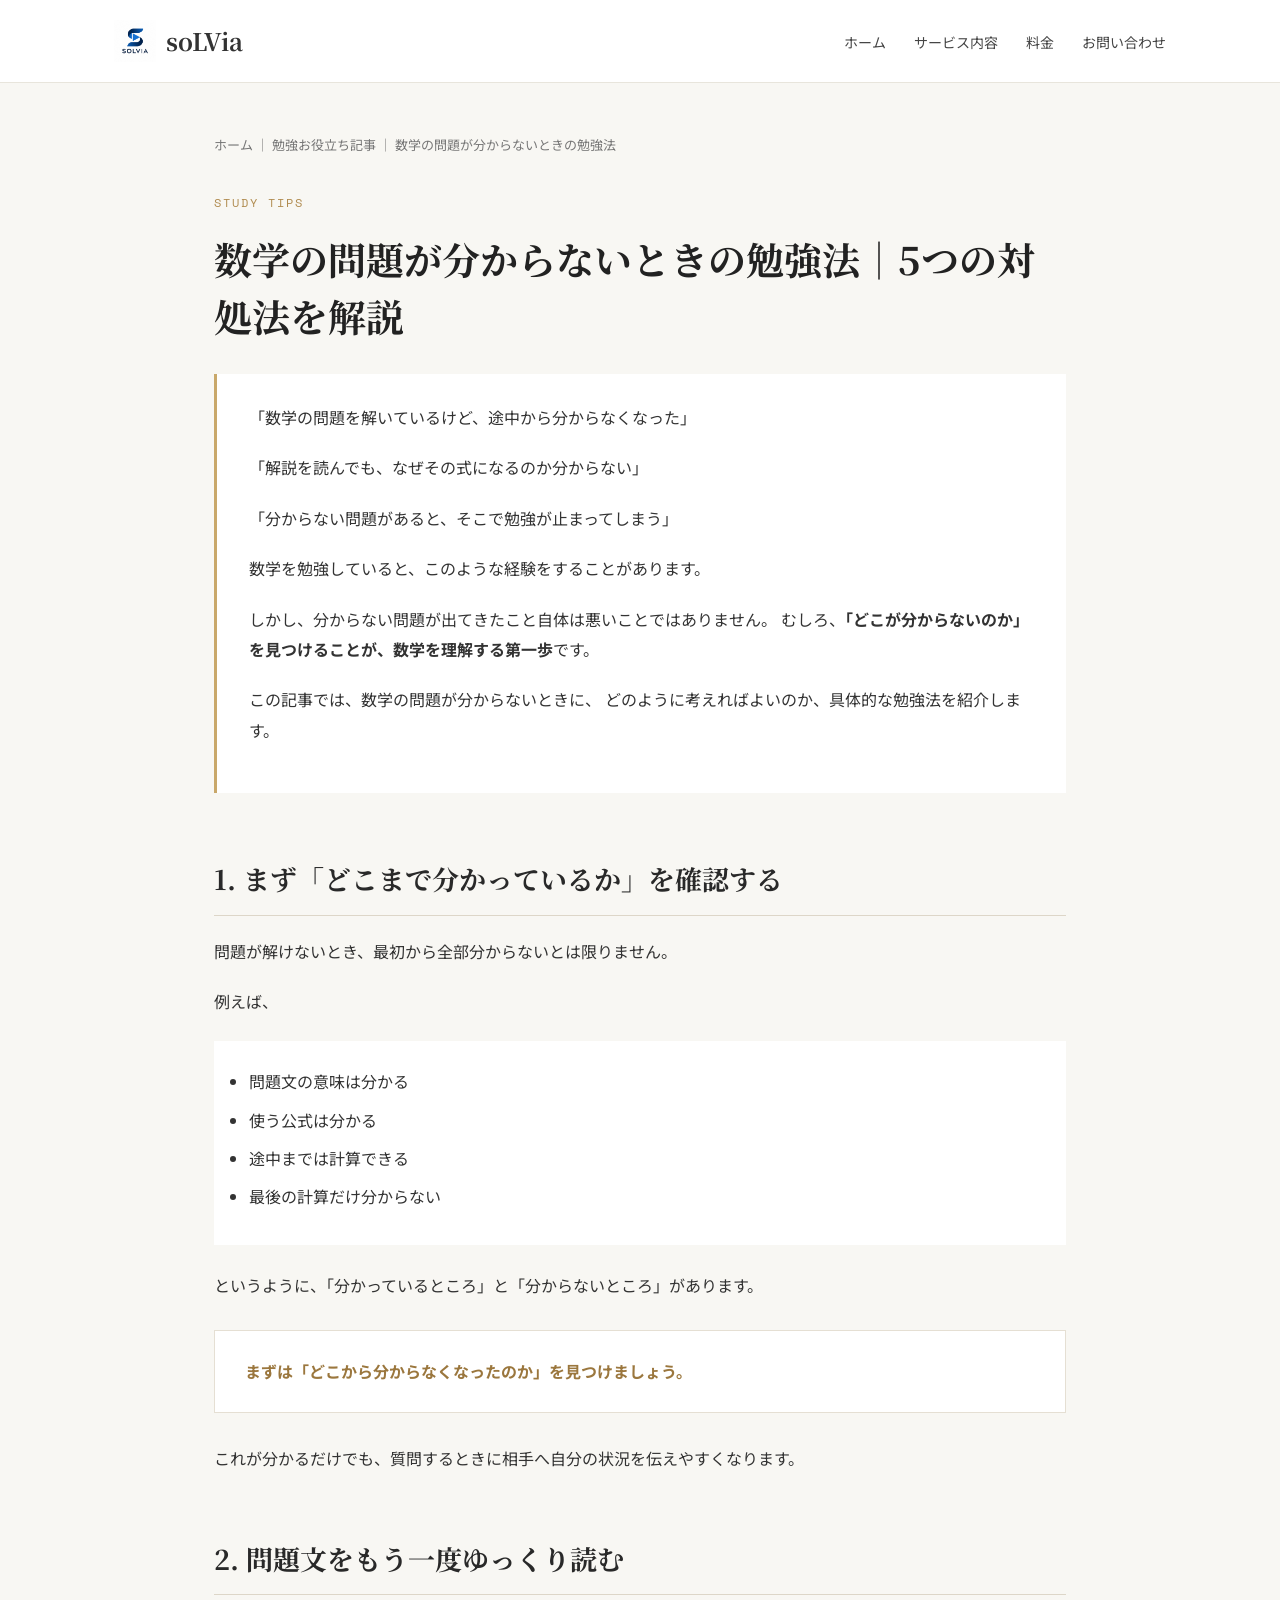
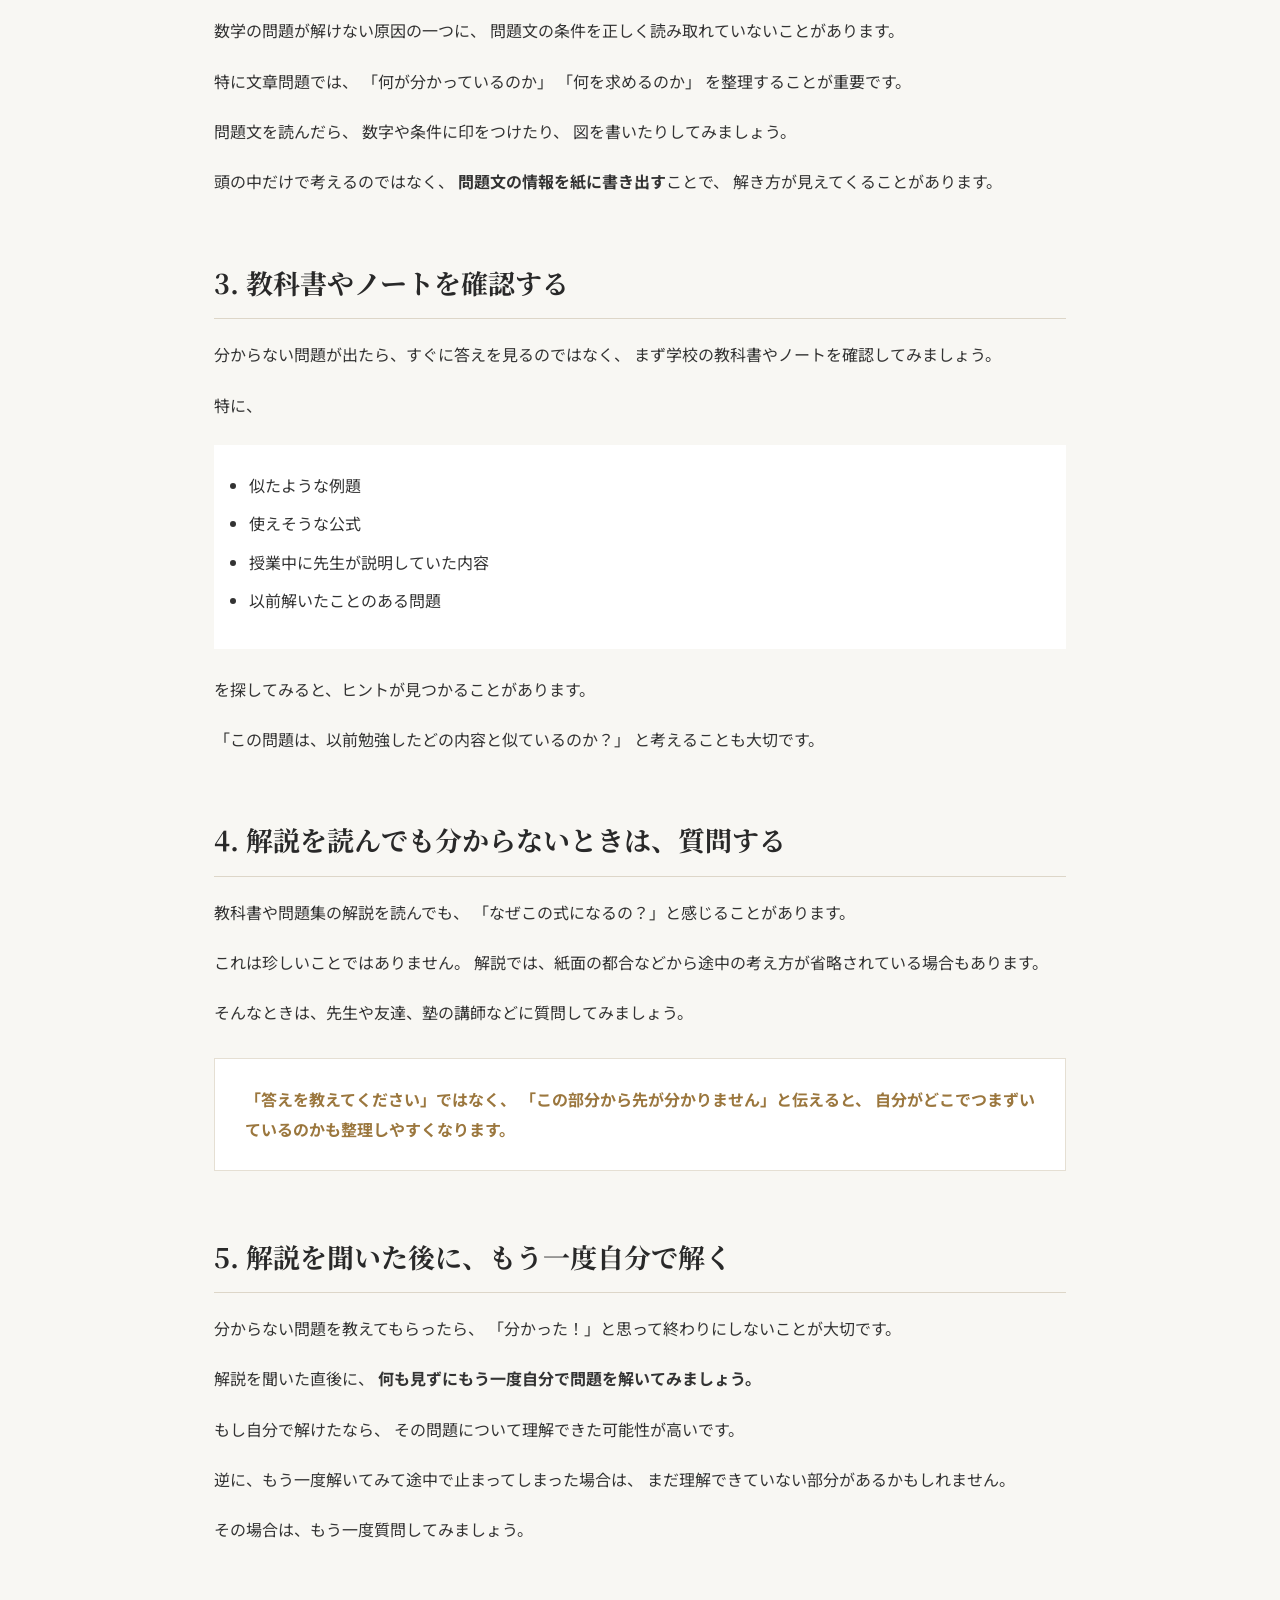
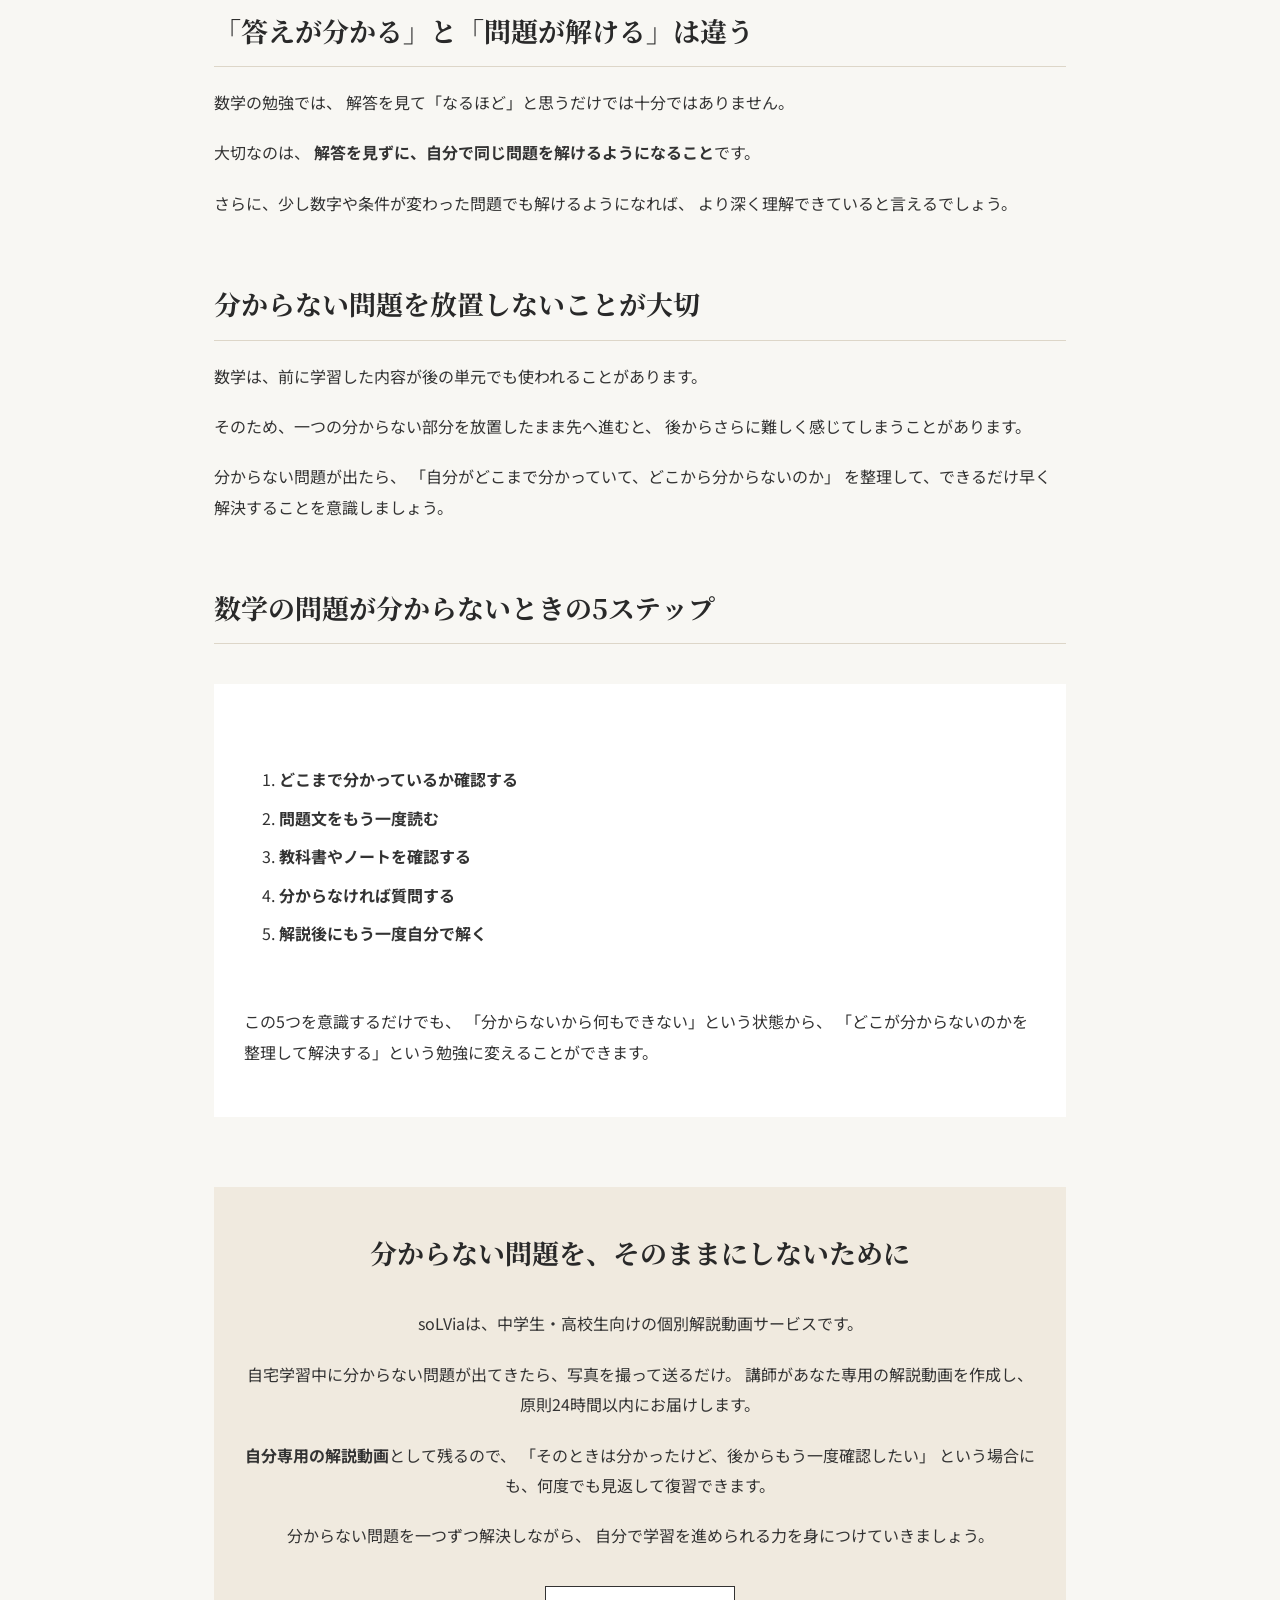
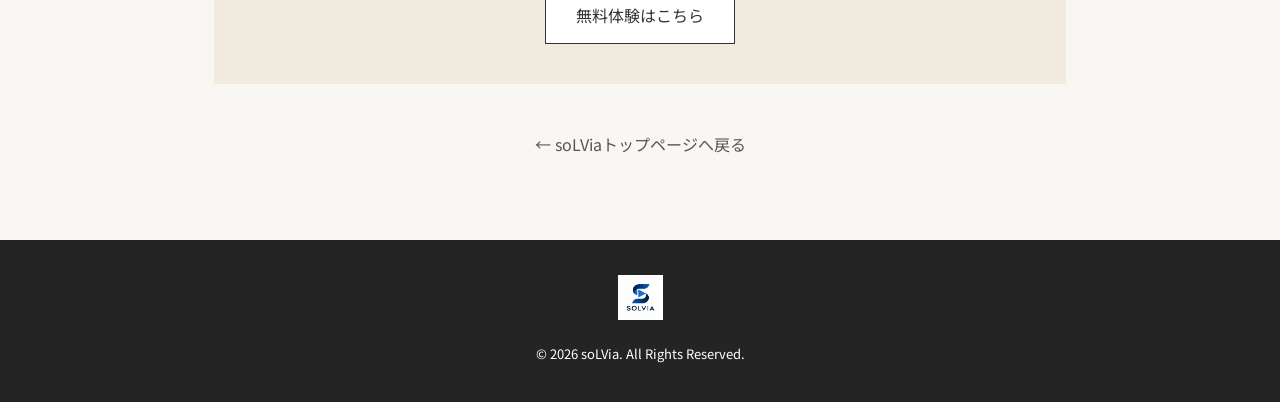
<file: articles/math-question.html>
<!DOCTYPE html>
<html lang="ja">

<head>
<meta charset="UTF-8">
<meta name="viewport" content="width=device-width, initial-scale=1.0">

<title>数学の問題が分からないときの勉強法｜5つの対処法を解説｜soLVia</title>

<meta name="description" content="数学の問題が分からないときにどうすればいい？問題文の読み方、途中式の確認、解説の使い方、質問の仕方など、数学の問題でつまずいたときの具体的な勉強法を中学生・高校生向けに解説します。">

<link rel="icon" href="../assets/logo.JPG">

<link rel="canonical" href="https://solvia-study.com/articles/math-question.html">

<link rel="preconnect" href="https://fonts.googleapis.com">
<link href="https://fonts.googleapis.com/css2?family=Zen+Old+Mincho:wght@500;700&family=Noto+Serif+JP:wght@500;700&family=Noto+Sans+JP:wght@300;400;500;700&family=Space+Mono&display=swap" rel="stylesheet">

<style>

* {
  box-sizing: border-box;
}

body {
  margin: 0;
  font-family: "Noto Sans JP", sans-serif;
  color: #333;
  background: #f8f7f3;
  line-height: 1.9;
}

header {
  background: #fff;
  border-bottom: 1px solid #e8e5dc;
}

.nav-wrap {
  max-width: 1100px;
  margin: 0 auto;
  padding: 18px 24px;
  display: flex;
  align-items: center;
  justify-content: space-between;
}

.brand {
  display: flex;
  align-items: center;
  text-decoration: none;
  color: #333;
}

.brand img {
  width: 42px;
  height: 42px;
  object-fit: cover;
  margin-right: 10px;
}

.brand-text {
  font-family: "Noto Serif JP", serif;
  font-size: 24px;
  font-weight: 700;
}

nav ul {
  display: flex;
  list-style: none;
  margin: 0;
  padding: 0;
  gap: 28px;
}

nav a {
  text-decoration: none;
  color: #444;
  font-size: 14px;
}

.article-wrap {
  max-width: 900px;
  margin: 0 auto;
  padding: 50px 24px 80px;
}

.breadcrumb {
  font-size: 13px;
  color: #777;
  margin-bottom: 35px;
}

.breadcrumb a {
  color: #777;
  text-decoration: none;
}

.article-eyebrow {
  font-family: "Space Mono", monospace;
  font-size: 12px;
  letter-spacing: 2px;
  color: #b08b4f;
  margin-bottom: 15px;
}

h1 {
  font-family: "Noto Serif JP", serif;
  font-size: 38px;
  line-height: 1.5;
  margin: 0 0 30px;
  color: #222;
}

.intro {
  background: #fff;
  padding: 28px 32px;
  border-left: 3px solid #c9a86a;
  margin-bottom: 55px;
}

article h2 {
  font-family: "Noto Serif JP", serif;
  font-size: 27px;
  margin-top: 60px;
  margin-bottom: 20px;
  padding-bottom: 10px;
  border-bottom: 1px solid #ddd6c8;
  color: #292929;
}

article h3 {
  font-size: 20px;
  margin-top: 35px;
  color: #333;
}

article p {
  font-size: 16px;
  margin: 0 0 20px;
}

article ul,
article ol {
  background: #fff;
  padding: 25px 35px;
  margin: 25px 0;
}

article li {
  margin-bottom: 8px;
}

.point-box {
  background: #fff;
  padding: 25px 30px;
  margin: 30px 0;
  border: 1px solid #e5dfd3;
}

.point-box strong {
  color: #9b773e;
}

.summary {
  background: #fff;
  padding: 30px;
  margin-top: 40px;
}

.cta {
  background: #f0eadf;
  padding: 40px 30px;
  margin-top: 70px;
  text-align: center;
}

.cta h2 {
  border: none;
  margin-top: 0;
}

.btn {
  display: inline-block;
  margin-top: 15px;
  padding: 13px 30px;
  text-decoration: none;
  border: 1px solid #333;
  color: #333;
  background: #fff;
}

.back-home {
  text-align: center;
  margin-top: 45px;
}

.back-home a {
  color: #555;
  text-decoration: none;
}

footer {
  background: #242424;
  color: #fff;
  text-align: center;
  padding: 35px 20px;
  font-size: 13px;
}

footer img {
  width: 45px;
  height: 45px;
  object-fit: cover;
  margin-bottom: 15px;
}

@media (max-width: 700px) {

  .nav-wrap {
    padding: 15px 18px;
  }

  nav ul {
    gap: 12px;
  }

  nav a {
    font-size: 11px;
  }

  .article-wrap {
    padding: 35px 18px 60px;
  }

  h1 {
    font-size: 28px;
  }

  article h2 {
    font-size: 23px;
  }

  article p {
    font-size: 15px;
  }

  .intro,
  .point-box,
  .summary,
  .cta {
    padding: 22px;
  }

  article ul,
  article ol {
    padding: 20px 25px;
  }

  .btn {
    width: 100%;
  }

}

</style>

</head>

<body>

<header>

  <div class="nav-wrap">

    <a href="../index.html" class="brand">
      <img src="../assets/logo.JPG" alt="soLVia ロゴ">
      <span class="brand-text">soLVia</span>
    </a>

    <nav>
      <ul>
        <li><a href="../index.html">ホーム</a></li>
        <li><a href="../service.html">サービス内容</a></li>
        <li><a href="../price.html">料金</a></li>
        <li><a href="../contact.html">お問い合わせ</a></li>
      </ul>
    </nav>

  </div>

</header>


<main>

<div class="article-wrap">

  <div class="breadcrumb">
    <a href="../index.html">ホーム</a>
    ｜
    <a href="../index.html">勉強お役立ち記事</a>
    ｜
    数学の問題が分からないときの勉強法
  </div>


  <article>

    <div class="article-eyebrow">
      STUDY TIPS
    </div>


    <h1>
      数学の問題が分からないときの勉強法｜5つの対処法を解説
    </h1>


    <div class="intro">

      <p>
        「数学の問題を解いているけど、途中から分からなくなった」
      </p>

      <p>
        「解説を読んでも、なぜその式になるのか分からない」
      </p>

      <p>
        「分からない問題があると、そこで勉強が止まってしまう」
      </p>

      <p>
        数学を勉強していると、このような経験をすることがあります。
      </p>

      <p>
        しかし、分からない問題が出てきたこと自体は悪いことではありません。
        むしろ、<strong>「どこが分からないのか」を見つけることが、数学を理解する第一歩</strong>です。
      </p>

      <p>
        この記事では、数学の問題が分からないときに、
        どのように考えればよいのか、具体的な勉強法を紹介します。
      </p>

    </div>


    <h2>1. まず「どこまで分かっているか」を確認する</h2>

    <p>
      問題が解けないとき、最初から全部分からないとは限りません。
    </p>

    <p>
      例えば、
    </p>

    <ul>
      <li>問題文の意味は分かる</li>
      <li>使う公式は分かる</li>
      <li>途中までは計算できる</li>
      <li>最後の計算だけ分からない</li>
    </ul>

    <p>
      というように、「分かっているところ」と「分からないところ」があります。
    </p>

    <div class="point-box">
      <strong>まずは「どこから分からなくなったのか」を見つけましょう。</strong>
    </div>

    <p>
      これが分かるだけでも、質問するときに相手へ自分の状況を伝えやすくなります。
    </p>


    <h2>2. 問題文をもう一度ゆっくり読む</h2>

    <p>
      数学の問題が解けない原因の一つに、
      問題文の条件を正しく読み取れていないことがあります。
    </p>

    <p>
      特に文章問題では、
      「何が分かっているのか」
      「何を求めるのか」
      を整理することが重要です。
    </p>

    <p>
      問題文を読んだら、
      数字や条件に印をつけたり、
      図を書いたりしてみましょう。
    </p>

    <p>
      頭の中だけで考えるのではなく、
      <strong>問題文の情報を紙に書き出す</strong>ことで、
      解き方が見えてくることがあります。
    </p>


    <h2>3. 教科書やノートを確認する</h2>

    <p>
      分からない問題が出たら、すぐに答えを見るのではなく、
      まず学校の教科書やノートを確認してみましょう。
    </p>

    <p>
      特に、
    </p>

    <ul>
      <li>似たような例題</li>
      <li>使えそうな公式</li>
      <li>授業中に先生が説明していた内容</li>
      <li>以前解いたことのある問題</li>
    </ul>

    <p>
      を探してみると、ヒントが見つかることがあります。
    </p>

    <p>
      「この問題は、以前勉強したどの内容と似ているのか？」
      と考えることも大切です。
    </p>


    <h2>4. 解説を読んでも分からないときは、質問する</h2>

    <p>
      教科書や問題集の解説を読んでも、
      「なぜこの式になるの？」と感じることがあります。
    </p>

    <p>
      これは珍しいことではありません。
      解説では、紙面の都合などから途中の考え方が省略されている場合もあります。
    </p>

    <p>
      そんなときは、先生や友達、塾の講師などに質問してみましょう。
    </p>

    <div class="point-box">
      <strong>
        「答えを教えてください」ではなく、
        「この部分から先が分かりません」と伝えると、
        自分がどこでつまずいているのかも整理しやすくなります。
      </strong>
    </div>


    <h2>5. 解説を聞いた後に、もう一度自分で解く</h2>

    <p>
      分からない問題を教えてもらったら、
      「分かった！」と思って終わりにしないことが大切です。
    </p>

    <p>
      解説を聞いた直後に、
      <strong>何も見ずにもう一度自分で問題を解いてみましょう。</strong>
    </p>

    <p>
      もし自分で解けたなら、
      その問題について理解できた可能性が高いです。
    </p>

    <p>
      逆に、もう一度解いてみて途中で止まってしまった場合は、
      まだ理解できていない部分があるかもしれません。
    </p>

    <p>
      その場合は、もう一度質問してみましょう。
    </p>


    <h2>「答えが分かる」と「問題が解ける」は違う</h2>

    <p>
      数学の勉強では、
      解答を見て「なるほど」と思うだけでは十分ではありません。
    </p>

    <p>
      大切なのは、
      <strong>解答を見ずに、自分で同じ問題を解けるようになること</strong>です。
    </p>

    <p>
      さらに、少し数字や条件が変わった問題でも解けるようになれば、
      より深く理解できていると言えるでしょう。
    </p>


    <h2>分からない問題を放置しないことが大切</h2>

    <p>
      数学は、前に学習した内容が後の単元でも使われることがあります。
    </p>

    <p>
      そのため、一つの分からない部分を放置したまま先へ進むと、
      後からさらに難しく感じてしまうことがあります。
    </p>

    <p>
      分からない問題が出たら、
      「自分がどこまで分かっていて、どこから分からないのか」
      を整理して、できるだけ早く解決することを意識しましょう。
    </p>


    <h2>数学の問題が分からないときの5ステップ</h2>

    <div class="summary">

      <ol>

        <li>
          <strong>どこまで分かっているか確認する</strong>
        </li>

        <li>
          <strong>問題文をもう一度読む</strong>
        </li>

        <li>
          <strong>教科書やノートを確認する</strong>
        </li>

        <li>
          <strong>分からなければ質問する</strong>
        </li>

        <li>
          <strong>解説後にもう一度自分で解く</strong>
        </li>

      </ol>

      <p>
        この5つを意識するだけでも、
        「分からないから何もできない」という状態から、
        「どこが分からないのかを整理して解決する」という勉強に変えることができます。
      </p>

    </div>


        <div class="cta">

      <h2>
        分からない問題を、そのままにしないために
      </h2>

      <p>
        soLViaは、中学生・高校生向けの個別解説動画サービスです。
      </p>

      <p>
        自宅学習中に分からない問題が出てきたら、写真を撮って送るだけ。
        講師があなた専用の解説動画を作成し、原則24時間以内にお届けします。
      </p>

      <p>
        <strong>自分専用の解説動画</strong>として残るので、
        「そのときは分かったけど、後からもう一度確認したい」
        という場合にも、何度でも見返して復習できます。
      </p>

      <p>
        分からない問題を一つずつ解決しながら、
        自分で学習を進められる力を身につけていきましょう。
      </p>

      <a href="../contact.html" class="btn">
        無料体験はこちら
      </a>

    </div>


    <div class="back-home">

      <a href="../index.html">
        ← soLViaトップページへ戻る
      </a>

    </div>

  </article>

</div>

</main>


<footer>

  <img src="../assets/logo.JPG" alt="soLVia ロゴ">

  <div>
    © 2026 soLVia. All Rights Reserved.
  </div>

</footer>


</body>
</html>
</file>
<file: style.css>
:root{
  --navy-deep:#0d1b36;
  --navy-mid:#1a4a85;
  --navy-line:#3a5788;
  --blue-pale:#dbe4f3;
  --bg-light:#f5f7fb;
  --white:#ffffff;
  --text-soft:#4a5674;
  --sky:#4fb3e0;
  --sky-pale:#eaf6fc;
}
*{box-sizing:border-box;margin:0;padding:0;}
html{scroll-behavior:smooth;}
body{
  font-family:'Noto Sans JP',sans-serif;
  color:var(--navy-deep);
  background:var(--bg-light);
  line-height:1.9;
  -webkit-font-smoothing:antialiased;
}
h1,h2,h3,.brand-text{
  font-family:'Zen Old Mincho','Noto Serif JP',serif;
  letter-spacing:.04em;
}
a{color:inherit;text-decoration:none;}

/* ===== Header ===== */
header{
  position:fixed;top:0;left:0;right:0;z-index:100;
  background:var(--navy-deep);
  border-bottom:1px solid rgba(255,255,255,.08);
}
.nav-wrap{
  max-width:1080px;margin:0 auto;
  display:flex;align-items:center;justify-content:space-between;
  padding:14px 28px;
}
.brand{display:flex;align-items:center;gap:10px;}
.brand img{height:34px;width:auto;}
.brand-text{color:var(--white);font-size:1.2rem;}
nav ul{display:flex;gap:6px;list-style:none;}
nav a{
  color:rgba(255,255,255,.75);
  font-size:.88rem;
  padding:10px 16px;
  position:relative;
  display:inline-block;
  transition:color .25s ease;
}
nav a::after{
  content:"";position:absolute;left:16px;right:16px;bottom:6px;height:1px;
  background:var(--sky);transform:scaleX(0);transform-origin:left;
  transition:transform .3s ease;
}
nav a:hover{color:var(--white);}
nav a:hover::after{transform:scaleX(1);}
nav a.active{color:var(--white);}
nav a.active::after{transform:scaleX(1);}
.menu-btn{display:none;background:none;border:none;color:var(--white);font-size:1.4rem;cursor:pointer;}

@media (max-width:760px){
  .brand-text{font-size:1rem;}
  nav ul{
    position:fixed;top:62px;left:0;right:0;
    flex-direction:column;background:var(--navy-mid);
    padding:8px 0;transform:translateY(-120%);
    transition:transform .3s ease;
  }
  nav ul.open{transform:translateY(0);}
  nav a{padding:14px 28px;display:block;}
  .menu-btn{display:block;margin-left:auto;}
}

main{padding-top:62px;}
.wrap{max-width:1080px;margin:0 auto;padding:0 28px;}

/* ===== Hero ===== */
.hero{
  background:var(--navy-deep);
  color:var(--white);
  padding:120px 0 100px;
  position:relative;
  overflow:hidden;
}
.hero.compact{padding:90px 0 70px;}
.hero .wrap{position:relative;z-index:2;}
.hero-eyebrow{
  font-family:'Space Mono',monospace;
  font-size:.72rem;letter-spacing:.3em;color:var(--sky);
  margin-bottom:22px;
}
.hero h1{
  font-size:clamp(2.1rem,5vw,3.4rem);
  font-weight:700;line-height:1.55;
  max-width:820px;
}
.hero.compact h1{font-size:clamp(1.8rem,4vw,2.6rem);}
.hero p.lead{
  margin-top:26px;color:var(--blue-pale);font-size:1.02rem;
  max-width:560px;
}
.hero-cta{margin-top:44px;display:flex;gap:16px;flex-wrap:wrap;}
.btn{
  display:inline-block;padding:15px 34px;font-size:.9rem;
  border:1px solid var(--sky);letter-spacing:.05em;
  transition:all .3s ease;
}
.btn-solid{background:var(--sky);color:var(--navy-deep);border-color:var(--sky);}
.btn-solid:hover{background:transparent;color:var(--sky);}
.btn-solid-navy{background:var(--navy-deep);border-color:var(--navy-deep);color:var(--white);}
.btn-solid-navy:hover{background:transparent;color:var(--navy-deep);}
.btn-outline{color:var(--white);border-color:rgba(255,255,255,.4);}
.btn-outline:hover{border-color:var(--white);}
.btn-outline-navy{color:var(--navy-deep);border-color:var(--navy-deep);}
.btn-outline-navy:hover{background:var(--navy-deep);color:var(--white);}

.via-line{position:absolute;right:-60px;top:0;bottom:0;width:50%;opacity:.5;pointer-events:none;}

/* ===== Sections ===== */
.section{padding:96px 0;}
.section.compact{padding:70px 0;}
.section-light{background:var(--white);}
.section-tint{background:var(--bg-light);}
.eyebrow{
  font-family:'Space Mono',monospace;font-size:.7rem;
  letter-spacing:.3em;color:var(--navy-mid);margin-bottom:14px;
}
.section h2{font-size:clamp(1.6rem,3vw,2.2rem);margin-bottom:18px;color:var(--navy-deep);}
.section .desc{color:var(--text-soft);max-width:620px;margin-bottom:56px;}

.service-row{display:grid;grid-template-columns:repeat(3,1fr);gap:0;position:relative;}
.service-row::before{
  content:"";position:absolute;top:38px;left:12%;right:12%;height:1px;
  background-image:linear-gradient(to right,var(--navy-line) 40%,transparent 0%);
  background-size:12px 1px;background-repeat:repeat-x;z-index:0;
}
.service-card{position:relative;z-index:1;padding:0 24px;text-align:center;}
.service-card a{display:block;}
.service-num{
  width:76px;height:76px;border-radius:50%;
  background:var(--navy-deep);color:var(--white);
  display:flex;align-items:center;justify-content:center;
  margin:0 auto 28px;font-family:'Space Mono',monospace;font-size:1.1rem;
  border:1px solid var(--navy-deep);
}
.service-card h3{font-size:1.15rem;margin-bottom:14px;color:var(--navy-deep);}
.service-card p{color:var(--text-soft);font-size:.92rem;}

@media (max-width:760px){
  .service-row{grid-template-columns:1fr;gap:56px;}
  .service-row::before{display:none;}
}

/* ===== About: icon feature row ===== */
.about-features{
  display:grid;grid-template-columns:repeat(3,1fr);
  border-top:1px solid var(--blue-pale);
}
.about-feature{
  display:block;padding:40px 32px;
  border-right:1px solid var(--blue-pale);
  border-bottom:1px solid var(--blue-pale);
  transition:background .25s ease;
}
.about-feature:last-child{border-right:none;}
.about-feature:hover{background:var(--sky-pale);}
.about-icon{
  display:flex;align-items:center;justify-content:center;
  width:52px;height:52px;border-radius:10px;
  border:1px solid var(--sky);color:var(--navy-mid);
  margin-bottom:24px;
}
.about-icon svg{width:26px;height:26px;}
.about-feature h3{font-size:1.1rem;margin-bottom:12px;color:var(--navy-deep);}
.about-feature p{color:var(--text-soft);font-size:.92rem;margin-bottom:18px;}
.about-link{
  font-family:'Space Mono',monospace;font-size:.76rem;
  color:var(--navy-mid);letter-spacing:.02em;
}

@media (max-width:760px){
  .about-features{grid-template-columns:1fr;}
  .about-feature{border-right:none;}
}

/* ===== Learning cycle: connected arrow flow ===== */
.cycle-flow{
  display:flex;align-items:flex-start;flex-wrap:wrap;
  gap:0;position:relative;
}
.cycle-step{
  flex:1 1 150px;text-align:center;padding:0 6px;
}
.cycle-num{
  width:44px;height:44px;border-radius:50%;
  background:var(--navy-mid);color:var(--white);
  display:flex;align-items:center;justify-content:center;
  margin:0 auto 18px;font-family:'Space Mono',monospace;font-size:.85rem;
}
.cycle-step h3{font-size:.98rem;margin-bottom:10px;color:var(--navy-deep);}
.cycle-step p{color:var(--text-soft);font-size:.84rem;line-height:1.75;}
.cycle-arrow{
  flex:0 0 auto;align-self:center;
  color:var(--sky);font-size:1.4rem;padding-top:2px;
}
.cycle-loop{
  flex-basis:100%;display:flex;align-items:center;justify-content:center;
  gap:10px;margin-top:44px;padding-top:28px;
  border-top:1px dashed var(--navy-line);
}
.cycle-loop-arrow{color:var(--sky);font-size:1.3rem;}
.cycle-loop-label{
  font-family:'Space Mono',monospace;font-size:.75rem;
  letter-spacing:.15em;color:var(--navy-mid);
}

@media (max-width:760px){
  .cycle-flow{flex-direction:column;align-items:stretch;}
  .cycle-step{padding:0;}
  .cycle-arrow{transform:rotate(90deg);margin:6px auto;}
}

/* ===== Original materials: icon grid ===== */
.materials-grid{
  display:grid;grid-template-columns:repeat(2,1fr);gap:2px;
  background:var(--blue-pale);
}
.material-card{
  background:var(--white);padding:36px 34px;
  border-left:3px solid var(--sky);
}
.material-card-wide{grid-column:1 / -1;}
.material-icon{
  display:inline-flex;align-items:center;justify-content:center;
  width:40px;height:40px;color:var(--navy-mid);margin-bottom:18px;
}
.material-icon svg{width:24px;height:24px;}
.material-card h3{font-size:1.05rem;margin-bottom:10px;color:var(--navy-deep);}
.material-card p{color:var(--text-soft);font-size:.9rem;}

@media (max-width:760px){
  .materials-grid{grid-template-columns:1fr;}
}

/* ===== Callout box (shared) ===== */
.callout-box{
  margin-top:40px;background:var(--sky-pale);
  border-left:3px solid var(--navy-mid);
  padding:32px 36px;
}
.callout-box h3{font-size:1.05rem;margin-bottom:12px;color:var(--navy-deep);}
.callout-box p{color:var(--text-soft);font-size:.92rem;}

/* ===== How it works: vertical timeline ===== */
.timeline{position:relative;padding-left:64px;}
.timeline::before{
  content:"";position:absolute;left:21px;top:6px;bottom:6px;width:2px;
  background:var(--blue-pale);
}
.timeline-step{position:relative;padding-bottom:44px;}
.timeline-step:last-child{padding-bottom:0;}
.timeline-num{
  position:absolute;left:-64px;top:0;
  width:44px;height:44px;border-radius:50%;
  background:var(--navy-deep);color:var(--white);
  display:flex;align-items:center;justify-content:center;
  font-family:'Space Mono',monospace;font-size:.85rem;
  border:4px solid var(--white);
}
.timeline-content h3{font-size:1.05rem;margin-bottom:8px;color:var(--navy-deep);padding-top:8px;}
.timeline-content p{color:var(--text-soft);font-size:.9rem;max-width:600px;}

@media (max-width:760px){
  .timeline{padding-left:52px;}
  .timeline-num{left:-52px;width:36px;height:36px;font-size:.75rem;}
  .timeline::before{left:17px;}
}

/* ===== Pricing ===== */
.price-grid{display:grid;grid-template-columns:1fr 1fr;gap:28px;}
.price-grid-3{grid-template-columns:repeat(3,1fr);}
.price-grid-2{grid-template-columns:1fr 1fr;}
.price-card{background:var(--white);border:1px solid var(--blue-pale);padding:44px 36px;position:relative;}
.price-card.highlight{border-color:var(--navy-deep);}
.price-tag{
  font-family:'Space Mono',monospace;font-size:.68rem;letter-spacing:.2em;
  color:var(--navy-mid);margin-bottom:8px;
}
.price-card h3{font-size:1.3rem;margin-bottom:20px;}
.price-amount{font-family:'Space Mono',monospace;font-size:2.6rem;color:var(--navy-deep);}
.price-amount span{font-size:1rem;color:var(--text-soft);}
.price-note{margin-top:6px;font-size:.82rem;color:var(--text-soft);}
.price-includes{margin-top:28px;border-top:1px solid var(--blue-pale);padding-top:22px;}
.price-includes li{list-style:none;font-size:.88rem;color:var(--text-soft);margin-bottom:10px;padding-left:20px;position:relative;}
.price-includes li::before{content:"—";position:absolute;left:0;color:var(--sky);}

@media (max-width:760px){
  .price-grid,.price-grid-3,.price-grid-2{grid-template-columns:1fr;}
}

/* ===== Contact / form embed ===== */
.contact-panel{background:var(--white);border:1px solid var(--blue-pale);padding:8px;}
.form-frame-wrap{border-radius:6px;overflow:hidden;background:var(--bg-light);}
.form-frame-wrap iframe{width:100%;height:1000px;border:none;display:block;}
.contact-alt{text-align:center;margin-top:22px;font-size:.88rem;color:var(--text-soft);}
.contact-alt a{color:var(--navy-deep);font-weight:700;border-bottom:1px solid var(--sky);}
.contact-note{color:var(--text-soft);max-width:620px;margin:0 auto 40px;text-align:center;}

/* ===== Footer ===== */
footer{background:var(--navy-deep);color:rgba(255,255,255,.55);padding:36px 0;}
footer .wrap{display:flex;flex-direction:column;justify-content:center;align-items:center;gap:16px;font-size:.78rem;text-align:center;}
footer .wrap img{height:26px;opacity:.85;}

a:focus-visible, button:focus-visible{outline:2px solid var(--sky);outline-offset:2px;}

@media (prefers-reduced-motion:reduce){
  html{scroll-behavior:auto;}
  *{animation:none !important;transition:none !important;}
}

/* =========================
   STUDY TIPS
========================= */

.article-card {
  max-width: 850px;
  margin: 45px auto 0;
  background: #fff;
  border: 1px solid #e5dfd3;
  position: relative;
  overflow: hidden;
  transition: transform 0.3s ease, box-shadow 0.3s ease;
}

.article-card::before {
  content: "";
  display: block;
  height: 4px;
  background: var(--sky);
}

.article-card-content {
  padding: 40px 45px 45px;
}

.article-tag {
  display: inline-block;
  font-family: "Space Mono", monospace;
  font-size: 11px;
  letter-spacing: 1.5px;
  color: var(--navy-mid);
  border: 1px solid var(--sky);
  padding: 5px 12px;
  margin-bottom: 18px;
}

.article-card h3 {
  font-family: "Noto Serif JP", serif;
  font-size: 28px;
  margin: 0 0 18px;
  color: #222;
}

.article-card p {
  font-size: 15px;
  line-height: 1.9;
  margin: 0 0 30px;
  color: #555;
}

.article-btn {
  display: inline-flex;
  align-items: center;
  justify-content: center;
  gap: 18px;
  min-width: 180px;
  padding: 14px 22px;
  background: #292929;
  color: #fff;
  text-decoration: none;
  font-size: 14px;
  letter-spacing: 0.5px;
  transition: background 0.3s ease, transform 0.3s ease;
}

.article-btn span {
  font-size: 18px;
  transition: transform 0.3s ease;
}

.article-btn:hover {
  background: var(--sky);
  color: #fff;
  transform: translateY(-2px);
}

.article-btn:hover span {
  transform: translateX(5px);
}

.article-card:hover {
  transform: translateY(-4px);
  box-shadow: 0 10px 30px rgba(0, 0, 0, 0.08);
}


/* スマートフォン */

@media (max-width: 700px) {

  .article-card-content {
    padding: 30px 24px 32px;
  }

  .article-card h3 {
    font-size: 23px;
  }

  .article-card p {
    font-size: 14px;
  }

  .article-btn {
    width: 100%;
    min-width: 0;
  }

}

/* =========================
   SERVICE PAGE
========================= */

.mini-link{
  font-family:'Space Mono',monospace;font-size:.76rem;
  color:var(--navy-mid);letter-spacing:.02em;
  display:inline-block;margin-top:24px;
}

/* 01: text + checklist */
.feature-split{
  display:grid;grid-template-columns:1.15fr .85fr;gap:56px;
  align-items:start;margin-top:36px;
}
.feature-checklist{
  list-style:none;background:var(--white);
  border:1px solid var(--blue-pale);
  box-shadow:0 1px 3px rgba(13,27,54,.05);
}
.feature-checklist li{
  display:flex;gap:14px;align-items:flex-start;
  padding:18px 24px;border-bottom:1px solid var(--blue-pale);
  font-size:.9rem;color:var(--text-soft);
}
.feature-checklist li:last-child{border-bottom:none;}
.feature-checklist li::before{
  content:"✓";flex:0 0 auto;width:22px;height:22px;border-radius:50%;
  background:var(--sky-pale);color:var(--navy-mid);
  display:flex;align-items:center;justify-content:center;
  font-size:.72rem;font-weight:700;margin-top:1px;
}

@media (max-width:760px){
  .feature-split{grid-template-columns:1fr;gap:28px;}
}

/* 03: stat grid */
.stat-grid{
  display:grid;grid-template-columns:repeat(2,1fr);gap:2px;
  background:var(--blue-pale);margin-top:36px;
}
.stat-card{background:var(--white);padding:28px 26px;border-top:3px solid var(--sky);}
.stat-card .stat-label{
  font-family:'Space Mono',monospace;font-size:.72rem;
  letter-spacing:.15em;color:var(--navy-mid);margin-bottom:10px;display:block;
}
.stat-card p{color:var(--text-soft);font-size:.88rem;}

@media (max-width:600px){
  .stat-grid{grid-template-columns:1fr;}
}

/* こんな方におすすめ: persona list */
.persona-list{list-style:none;border-top:1px solid var(--blue-pale);margin-top:36px;}
.persona-list li{
  display:flex;gap:18px;align-items:flex-start;
  padding:22px 0;border-bottom:1px solid var(--blue-pale);
}
.persona-mark{
  width:8px;height:8px;border-radius:50%;
  background:var(--sky);margin-top:11px;flex:0 0 auto;
}
.persona-list li p{color:var(--navy-deep);font-size:.98rem;line-height:1.8;}

/* 1週間の学習イメージ */
.week-schedule{border-top:1px solid var(--blue-pale);margin-top:36px;}
.week-row{
  display:flex;gap:28px;padding:18px 0;
  border-bottom:1px solid var(--blue-pale);align-items:baseline;
}
.week-day{
  flex:0 0 92px;font-family:'Zen Old Mincho','Noto Serif JP',serif;
  color:var(--navy-deep);font-weight:700;font-size:1rem;
}
.week-row p{color:var(--text-soft);font-size:.92rem;}

@media (max-width:600px){
  .week-row{flex-direction:column;gap:6px;}
  .week-day{flex-basis:auto;}
}

/* =========================
   PRICE PAGE
========================= */

/* 含まれるもの / 別途費用: two-column checklist */
.checklist-columns{
  display:grid;grid-template-columns:1fr 1fr;gap:32px;
  margin-top:36px;
}
.checklist-col h3{
  font-size:1rem;margin-bottom:16px;color:var(--navy-deep);
}

@media (max-width:760px){
  .checklist-columns{grid-template-columns:1fr;}
}

/* 料金シミュレーション table */
.price-table-wrap{overflow-x:auto;margin-top:36px;border:1px solid var(--blue-pale);}
table.price-table{width:100%;border-collapse:collapse;font-size:.9rem;min-width:520px;}
.price-table th,.price-table td{padding:16px 22px;text-align:left;border-bottom:1px solid var(--blue-pale);}
.price-table thead th{
  background:var(--navy-deep);color:var(--white);
  font-family:'Space Mono',monospace;font-size:.7rem;
  letter-spacing:.08em;font-weight:400;
}
.price-table tbody tr:last-child td{border-bottom:none;}
.price-table tbody tr:nth-child(even){background:var(--bg-light);}
.price-table td{color:var(--text-soft);}
.price-table td.amount{font-family:'Space Mono',monospace;color:var(--navy-deep);font-weight:700;}
.price-table td.amount-option{font-family:'Space Mono',monospace;color:var(--navy-mid);font-weight:700;}
.price-table-note{margin-top:16px;color:var(--text-soft);font-size:.82rem;}

/* 対応科目 */
.subject-block{margin-top:56px;padding-top:40px;border-top:1px solid var(--blue-pale);}
.subject-block h3{font-size:1.05rem;margin-bottom:24px;color:var(--navy-deep);}
.subject-groups{display:flex;flex-direction:column;gap:24px;}
.subject-group-label{
  font-family:'Space Mono',monospace;font-size:.72rem;
  letter-spacing:.15em;color:var(--navy-mid);margin-bottom:12px;
}
.subject-tags{display:flex;flex-wrap:wrap;gap:10px;}
.subject-tag{
  font-family:'Noto Sans JP',sans-serif;font-size:.85rem;
  color:var(--navy-mid);border:1px solid var(--sky);
  background:var(--sky-pale);padding:7px 16px;
}

/* =========================
   PRICE SIMULATOR
========================= */

.btn-oval{
  display:inline-flex;align-items:center;justify-content:center;
  padding:16px 44px;border-radius:999px;
  background:var(--navy-deep);color:var(--white);
  font-family:'Noto Sans JP',sans-serif;font-size:.95rem;letter-spacing:.05em;
  border:1px solid var(--navy-deep);cursor:pointer;
  transition:background .25s ease,color .25s ease,border-color .25s ease;
  margin-top:28px;
}
.btn-oval:hover{background:var(--sky);border-color:var(--sky);color:var(--navy-deep);}

body.sim-open{overflow:hidden;}

.sim-modal{position:fixed;inset:0;z-index:200;display:none;}
.sim-modal.open{display:block;}
.sim-modal-backdrop{position:absolute;inset:0;background:rgba(13,27,54,.55);}
.sim-modal-panel{
  position:relative;z-index:1;background:var(--white);
  max-width:560px;width:calc(100% - 40px);
  margin:6vh auto;padding:52px 44px 40px;
  border-radius:14px;max-height:88vh;overflow-y:auto;
  box-shadow:0 20px 60px rgba(13,27,54,.25);
}
.sim-close{
  position:absolute;top:18px;right:22px;background:none;border:none;
  font-size:1.6rem;color:var(--text-soft);cursor:pointer;line-height:1;
  padding:4px;
}
.sim-close:hover{color:var(--navy-deep);}

.sim-step-label{
  font-family:'Space Mono',monospace;font-size:.7rem;letter-spacing:.2em;
  color:var(--navy-mid);margin-bottom:12px;
}
.sim-screen h3{
  font-size:1.2rem;margin-bottom:28px;color:var(--navy-deep);
  font-family:'Zen Old Mincho','Noto Serif JP',serif;
}

.sim-options{display:flex;flex-direction:column;gap:12px;}
.sim-options-grid{display:grid;grid-template-columns:repeat(4,1fr);gap:10px;}
.sim-option{
  display:block;width:100%;text-align:left;padding:16px 20px;
  background:var(--white);border:1px solid var(--blue-pale);
  color:var(--navy-deep);font-size:.94rem;font-family:'Noto Sans JP',sans-serif;
  cursor:pointer;transition:border-color .2s ease,background .2s ease,color .2s ease;
}
.sim-options-grid .sim-option{text-align:center;padding:14px 4px;}
.sim-option:hover{border-color:var(--sky);background:var(--sky-pale);}
.sim-option.selected{border-color:var(--navy-deep);background:var(--navy-deep);color:var(--white);}

.sim-back{
  display:inline-block;margin-top:32px;background:none;border:none;
  color:var(--navy-mid);font-family:'Space Mono',monospace;font-size:.78rem;
  cursor:pointer;padding:0;
}
.sim-back:hover{color:var(--navy-deep);}

.sim-result-summary{
  font-family:'Space Mono',monospace;font-size:.78rem;
  color:var(--navy-mid);margin-bottom:10px;letter-spacing:.02em;
}
.sim-result-total{
  font-family:'Space Mono',monospace;font-size:2.3rem;color:var(--navy-deep);
  margin-bottom:24px;
}
.sim-result-total span{font-size:1rem;color:var(--text-soft);}
.sim-result-breakdown{list-style:none;border-top:1px solid var(--blue-pale);padding-top:4px;margin-bottom:22px;}
.sim-result-breakdown li{
  display:flex;justify-content:space-between;gap:16px;padding:10px 0;
  border-bottom:1px dashed var(--blue-pale);font-size:.88rem;color:var(--text-soft);
}
.sim-result-breakdown li span:last-child{color:var(--navy-deep);font-weight:700;white-space:nowrap;}
.sim-result-note{font-size:.8rem;color:var(--text-soft);margin-bottom:28px;}
.sim-result-actions{display:flex;flex-wrap:wrap;gap:24px;align-items:center;}

@media (max-width:600px){
  .sim-modal-panel{padding:44px 22px 32px;margin:0;width:100%;max-width:none;
    min-height:100%;border-radius:0;max-height:none;}
  .sim-options-grid{grid-template-columns:repeat(4,1fr);}
}

/* =========================
   SNSロゴ
========================= */

.social-links {
  display: flex;
  align-items: center;
  gap: 16px;
  flex-wrap: wrap;
}

.social-icon {
  display: flex;
  align-items: center;
  justify-content: center;
  width: 48px;
  height: 48px;
  border-radius: 50%;
  color: #fff;
  transition: transform 0.2s ease, box-shadow 0.2s ease;
}

.social-icon svg {
  width: 24px;
  height: 24px;
}

.social-icon:hover {
  transform: translateY(-3px) scale(1.08);
  box-shadow: 0 4px 12px rgba(0,0,0,0.2);
}

.social-instagram {
  background: linear-gradient(45deg, #f9ce34, #ee2a7b, #6228d7);
}

.social-tiktok {
  background: #000;
}

.social-youtube {
  background: #ff0000;
}

.social-x {
  background: #000;
}

/* =========================================
   MOTION: スクロールリビール
========================================= */
.solvia-reveal{
  opacity:0;
  transform:translateY(60px) scale(.94);
  transition:opacity .9s cubic-bezier(.22,1,.36,1), transform .9s cubic-bezier(.22,1,.36,1);
}
.solvia-reveal.is-visible{
  opacity:1;
  transform:translateY(0) scale(1);
}

/* =========================================
   MOTION: ヒーローの光の粒子
========================================= */
.hero-particles{
  position:absolute;
  inset:0;
  width:100%;
  height:100%;
  pointer-events:none;
  z-index:1;
}

/* =========================================
   MOTION: ボタン・カードのホバー演出強化
========================================= */
.btn{position:relative;overflow:hidden;}
.btn::before{
  content:"";position:absolute;top:0;left:-120%;width:60%;height:100%;
  background:linear-gradient(115deg, transparent, rgba(255,255,255,.35), transparent);
  transform:skewX(-20deg);
  transition:left .6s ease;
}
.btn:hover::before{left:130%;}

.about-feature,.material-card,.article-card,.price-card,.stat-card{
  transition:transform .35s ease, box-shadow .35s ease;
}
.about-feature:hover,.material-card:hover{
  transform:translateY(-4px);
  box-shadow:0 12px 28px rgba(13,27,54,.10);
}
.price-card:hover{
  transform:translateY(-6px);
  box-shadow:0 16px 34px rgba(13,27,54,.12);
}
.stat-card:hover{
  transform:translateY(-4px);
  box-shadow:0 10px 24px rgba(13,27,54,.08);
}

.subject-tag{transition:transform .25s ease, background .25s ease, color .25s ease;}
.subject-tag:hover{
  transform:translateY(-2px) scale(1.05);
  background:var(--sky);color:var(--white);
}

/* =========================================
   MOTION: ヒーロー見出し 1文字ずつ大きく登場
========================================= */
.hero-char{
  display:inline-block;
  opacity:0;
  transform:translateY(46px) scale(.8);
  filter:blur(5px);
  animation:heroCharIn .8s cubic-bezier(.16,.84,.44,1) forwards;
}
@keyframes heroCharIn{
  to{opacity:1;transform:translateY(0) scale(1);filter:blur(0);}
}

.hero p.lead,.hero-cta{
  opacity:0;
  transform:translateY(34px);
  animation:heroFadeUp .9s ease forwards;
  animation-delay:1.4s;
}
@keyframes heroFadeUp{
  to{opacity:1;transform:translateY(0);}
}

/* =========================================
   MOTION: カーソルスポットライト
========================================= */
.hero-spotlight{
  position:absolute;inset:0;z-index:1;pointer-events:none;
  background:radial-gradient(560px circle at var(--x,50%) var(--y,20%), rgba(79,179,224,.22), transparent 62%);
}

/* =========================================
   MOTION: メインCTAボタンの脈動
========================================= */
.hero-cta .btn-solid{
  animation:ctaPulse 2.6s ease-in-out infinite;
}
@keyframes ctaPulse{
  0%,100%{box-shadow:0 0 0 0 rgba(79,179,224,.55);}
  50%{box-shadow:0 0 0 16px rgba(79,179,224,0);}
}

.sample-exchange{margin-top:56px;padding-top:40px;border-top:1px solid var(--blue-pale);}
.sample-exchange-title{font-size:1.05rem;margin-bottom:12px;color:var(--navy-deep);}
.sample-exchange-desc{color:var(--text-soft);font-size:.9rem;margin-bottom:28px;}
.sample-exchange-grid{display:grid;grid-template-columns:repeat(2,1fr);gap:24px;max-width:760px;}
.sample-exchange-item{background:var(--white);border:1px solid var(--blue-pale);overflow:hidden;}
.sample-exchange-item img{width:100%;height:auto;max-height:520px;object-fit:contain;display:block;background:var(--bg-light);}
.sample-exchange-item figcaption{padding:14px 16px;font-size:.85rem;color:var(--text-soft);text-align:center;}

@media (max-width:760px){
  .sample-exchange-grid{grid-template-columns:1fr;}
}
/* =========================================
   ABOUT PAGE: 代表プロフィール
========================================= */
.founder-profile{
  display:grid;grid-template-columns:280px 1fr;gap:56px;
  align-items:center;
}
.founder-photo img{
  width:100%;aspect-ratio:1/1;object-fit:cover;
  border-radius:6px;
}
.founder-name{
  font-size:1.8rem;margin:6px 0 4px;color:var(--navy-deep);
}
.founder-role{
  font-family:'Space Mono',monospace;font-size:.78rem;
  letter-spacing:.1em;color:var(--navy-mid);margin-bottom:24px;
}
.founder-facts{list-style:none;border-top:1px solid var(--blue-pale);}
.founder-facts li{
  padding:14px 0;border-bottom:1px solid var(--blue-pale);
  font-size:.92rem;color:var(--text-soft);
  padding-left:20px;position:relative;
}
.founder-facts li::before{
  content:"—";position:absolute;left:0;color:var(--sky);
}

@media (max-width:760px){
  .founder-profile{grid-template-columns:1fr;gap:28px;text-align:center;}
  .founder-photo img{max-width:220px;margin:0 auto;}
  .founder-facts li{text-align:left;}
}

/* =========================================
   ABOUT PAGE: ストーリー本文
========================================= */
.story-text{max-width:720px;}
.story-text p{
  color:var(--text-soft);font-size:.98rem;line-height:2;
  margin-bottom:28px;
}
.story-text p:last-child{margin-bottom:0;}

/* =========================================
   TEXT EMPHASIS
========================================= */
.em-red{
  color:#e6483c;
  font-weight:700;
  font-size:1.15em;
}
.em-strong{
  color:var(--navy-deep);
  font-weight:700;
}

/* =========================================
   TEXT EMPHASIS: モーション付き強調
========================================= */
@keyframes emPulse{
  0%,100%{opacity:1;}
  50%{opacity:.5;}
}
.em-emphasis{
  color:#e6483c;
  font-weight:700;
  font-size:1.25em;
  display:inline-block;
  animation:emPulse 1.6s ease-in-out infinite;
}

.social-line{
  background:#06C755;
}

/* =========================================
   SOCIAL LINKS: ラベル付き表示
========================================= */
.social-links{
  align-items:flex-start;
}
.social-item{
  display:flex;
  flex-direction:column;
  align-items:center;
  gap:8px;
}
.social-item-label{
  font-family:'Noto Sans JP',sans-serif;
  font-size:.7rem;
  color:rgba(255,255,255,.6);
  white-space:nowrap;
}

/* =========================================
   CONTACT FORM
========================================= */
.solvia-form{
  background:var(--white);
  border:1px solid var(--blue-pale);
  padding:40px 36px;
}
.form-group{margin-bottom:28px;}
.form-group:last-of-type{margin-bottom:0;}
.form-label{
  display:block;
  font-weight:700;
  font-size:.95rem;
  color:var(--navy-deep);
  margin-bottom:6px;
}
.form-label .required{
  color:#e6483c;
  font-size:.75rem;
  font-weight:400;
  margin-left:6px;
}
.form-help{
  font-size:.82rem;
  color:var(--text-soft);
  margin-bottom:10px;
  line-height:1.7;
}
.form-input,
.form-select,
.form-textarea{
  width:100%;
  padding:13px 16px;
  border:1px solid var(--blue-pale);
  background:var(--bg-light);
  font-family:'Noto Sans JP',sans-serif;
  font-size:.95rem;
  color:var(--navy-deep);
  transition:border-color .2s ease, background .2s ease;
}
.form-input:focus,
.form-select:focus,
.form-textarea:focus{
  outline:none;
  border-color:var(--sky);
  background:var(--white);
}
.form-textarea{resize:vertical;min-height:110px;}

.form-checkbox-grid{
  display:flex;flex-wrap:wrap;gap:10px;
}
.form-checkbox-item{
  display:flex;align-items:center;gap:8px;
  border:1px solid var(--blue-pale);
  padding:10px 16px;
  cursor:pointer;
  font-size:.88rem;
  color:var(--navy-deep);
  transition:border-color .2s ease, background .2s ease;
}
.form-checkbox-item:hover{border-color:var(--sky);}
.form-checkbox-item input{accent-color:var(--sky);}
.form-checkbox-item input:checked + span{font-weight:700;}
.form-checkbox-item:has(input:checked){
  border-color:var(--navy-mid);
  background:var(--sky-pale);
}

.form-file{
  border:2px dashed var(--blue-pale);
  padding:28px 20px;
  text-align:center;
  background:var(--bg-light);
  cursor:pointer;
  transition:border-color .2s ease;
}
.form-file:hover{border-color:var(--sky);}
.form-file input{display:none;}
.form-file-label{
  font-size:.9rem;color:var(--navy-mid);font-weight:700;
}
.form-file-note{font-size:.78rem;color:var(--text-soft);margin-top:6px;}
.form-file-list{
  margin-top:14px;font-size:.85rem;color:var(--navy-deep);text-align:left;
}
.form-file-list li{padding:4px 0;}

.form-submit-btn{
  display:inline-block;width:100%;
  padding:16px 34px;
  background:var(--navy-deep);color:var(--white);
  border:1px solid var(--navy-deep);
  font-family:'Noto Sans JP',sans-serif;font-size:.98rem;letter-spacing:.05em;
  cursor:pointer;transition:background .25s ease,color .25s ease;
}
.form-submit-btn:hover{background:var(--sky);border-color:var(--sky);color:var(--navy-deep);}
.form-submit-btn:disabled{opacity:.5;cursor:not-allowed;}

.form-status{
  margin-top:20px;
  padding:16px 20px;
  font-size:.9rem;
  display:none;
}
.form-status.show{display:block;}
.form-status.success{
  background:var(--sky-pale);border-left:3px solid var(--navy-mid);color:var(--navy-deep);
}
.form-status.error{
  background:#fdeceb;border-left:3px solid #e6483c;color:#a8332a;
}

@media (max-width:600px){
  .solvia-form{padding:28px 20px;}
}
/* =========================================
   CONTACT FORM: LINE写真送付の案内
========================================= */
.line-photo-notice{
  display:flex;gap:16px;align-items:flex-start;
  background:var(--sky-pale);
  border-left:3px solid var(--navy-mid);
  padding:20px 22px;
}
.line-photo-notice-icon{
  flex:0 0 auto;
  width:28px;height:28px;
  color:var(--navy-mid);
}
.line-photo-notice-title{
  font-weight:700;color:var(--navy-deep);
  font-size:.92rem;margin-bottom:6px;
}

.video-embed {
  position: relative;
  width: 100%;
  max-width: 800px;
  margin: 0 auto;
  aspect-ratio: 16 / 9;
  border-radius: 8px;
  overflow: hidden;
}

.video-embed iframe {
  position: absolute;
  top: 0;
  left: 0;
  width: 100%;
  height: 100%;
  border: 0;
}

/* ===== キャンペーンスプラッシュ(全画面) ===== */
.campaign-splash {
  position: fixed;
  inset: 0;
  z-index: 9999;
  background: #fff;
  display: flex;
  align-items: center;
  justify-content: center;
  opacity: 0;
  transform: scale(0.96);
  transition: opacity 0.9s ease, transform 0.9s ease;
  overflow: hidden;
}

.campaign-splash::before {
  content: "";
  position: absolute;
  inset: 0;
  background-image: url("assets/campaign-banner.jpg");
  background-size: cover;
  background-position: center;
  filter: blur(30px) brightness(0.7);
  transform: scale(1.15);
  z-index: 0;
}

.campaign-splash.is-visible {
  opacity: 1;
  transform: scale(1);
}

.campaign-splash.is-hidden {
  opacity: 0;
  transform: scale(1.03);
  pointer-events: none;
}

.campaign-splash-img {
  position: relative;
  z-index: 1;
  max-width: 100%;
  max-height: 92%;
  width: auto;
  height: auto;
  object-fit: contain;
  cursor: pointer;
  box-shadow: 0 8px 40px rgba(0,0,0,0.3);
  border-radius: 8px;
}

/* ===== 常設バナー(画面下部) ===== */
.campaign-banner {
  position: fixed;
  left: 0;
  right: 0;
  bottom: 0;
  z-index: 9000;
  background: linear-gradient(90deg, #1a4fa0, #2a6fd6);
  color: #fff;
  display: flex;
  align-items: center;
  justify-content: center;
  gap: 16px;
  padding: 12px 48px 12px 16px;
  box-shadow: 0 -2px 10px rgba(0,0,0,0.15);
  transform: translateY(0);
  transition: transform 0.4s ease;
}

.campaign-banner.is-hidden {
  transform: translateY(100%);
}

.campaign-banner-link {
  display: flex;
  align-items: center;
  gap: 16px;
  flex-wrap: wrap;
  justify-content: center;
  color: #fff;
  text-decoration: none;
}

.campaign-banner-text {
  font-size: 0.95rem;
}

.campaign-banner-cta {
  background: #fff;
  color: #1a4fa0;
  padding: 6px 16px;
  border-radius: 999px;
  font-weight: 700;
  font-size: 0.85rem;
  white-space: nowrap;
}

.campaign-banner-close {
  position: absolute;
  right: 12px;
  top: 50%;
  transform: translateY(-50%);
  width: 28px;
  height: 28px;
  border-radius: 50%;
  border: none;
  background: rgba(255,255,255,0.2);
  color: #fff;
  cursor: pointer;
}

@media (max-width: 600px) {
  .campaign-banner-text { font-size: 0.8rem; }
  .campaign-banner-cta { font-size: 0.75rem; padding: 5px 12px; }
}

/* ===== キャンペーン再表示ボタン ===== */
/* ===== キャンペーン再表示ボタン ===== */
button.campaign-reopen-btn {
  all: unset;
  box-sizing: border-box;
  position: fixed !important;
  right: 16px !important;
  bottom: 76px !important;
  z-index: 8500 !important;
  display: flex !important;
  flex-direction: row !important;
  align-items: center !important;
  gap: 8px !important;
  width: auto !important;
  height: 44px !important;
  padding: 0 16px 0 12px !important;
  border-radius: 999px !important;
  background: #1a4fa0 !important;
  cursor: pointer !important;
  box-shadow: 0 4px 14px rgba(0,0,0,0.3) !important;
  animation: campaignPulse 2.2s ease-in-out infinite;
}

button.campaign-reopen-btn .campaign-reopen-icon {
  font-size: 18px !important;
  line-height: 1 !important;
  flex-shrink: 0 !important;
}

button.campaign-reopen-btn .campaign-reopen-text {
  display: inline-block !important;
  font-size: 12px !important;
  font-weight: 700 !important;
  line-height: 1.2 !important;
  color: #ffffff !important;
  white-space: nowrap !important;
}

@keyframes campaignPulse {
  0%, 100% { transform: scale(1); }
  50% { transform: scale(1.06); }
}

.nb {
  display: inline-block;
  white-space: nowrap;
}

h1 {
  font-size: clamp(1.6rem, 5vw, 3rem);
}
/* ============================================================
   Design v2（トップページ専用）2026-11-08
   body.page-home のときだけ有効。他のページには影響しません。
   ============================================================ */
.page-home .hero{
  background:linear-gradient(120deg,var(--navy-deep) 55%,var(--navy-mid) 135%);
  padding:84px 0 76px;
}
.hero-layout{display:grid;grid-template-columns:1.05fr .95fr;gap:48px;align-items:center;}
.hero-media{position:relative;}
.hero-photo{width:100%;height:520px;object-fit:cover;border-radius:20px;box-shadow:0 24px 60px rgba(0,0,0,.35);display:block;}
.hero-badge-card{
  position:absolute;left:-18px;bottom:22px;background:var(--white);color:var(--navy-deep);
  border-radius:14px;padding:14px 18px;box-shadow:0 16px 40px rgba(13,27,54,.28);line-height:1.5;
}
.hero-badge-card strong{display:block;font-size:1.05rem;color:var(--navy-mid);}
.hero-badge-card span{font-size:.8rem;color:var(--text-soft);}
.page-home .btn{border-radius:999px;}
.page-home .btn-solid{box-shadow:0 10px 26px rgba(79,179,224,.45);}

.stats-band{background:var(--white);border-bottom:1px solid #e6ebf5;}
.stats-grid{display:grid;grid-template-columns:repeat(4,1fr);gap:24px;padding:36px 0;}
.stat-item{text-align:center;}
.stat-num{
  display:block;font-family:'Zen Old Mincho','Noto Serif JP',serif;
  font-size:clamp(1.5rem,3vw,2.1rem);font-weight:700;color:var(--navy-mid);line-height:1.4;
}
.stat-cap{display:block;margin-top:4px;font-size:.8rem;color:var(--text-soft);}

.section-photo{margin:0 0 48px;}
.section-photo img{
  width:100%;height:380px;object-fit:cover;border-radius:18px;display:block;
  box-shadow:0 18px 44px rgba(13,27,54,.14);
}
.photo-credit{font-size:.7rem;color:#9aa5bd;margin-top:8px;text-align:right;}

.founder-mini{
  display:grid;grid-template-columns:220px 1fr;gap:36px;align-items:center;
  background:var(--sky-pale);border-radius:20px;padding:36px;
}
.founder-mini img{width:100%;height:260px;object-fit:cover;border-radius:14px;display:block;}
.founder-mini h3{font-size:1.3rem;margin-bottom:10px;}
.founder-mini p{color:var(--text-soft);font-size:.95rem;}

.page-home .about-feature{border-radius:16px;}
.page-home .material-card{border-radius:16px;box-shadow:0 8px 24px rgba(13,27,54,.07);}
.page-home .price-card{border-radius:18px;}
.page-home .faq-item{border-radius:14px;}

.reveal{opacity:0;transform:translateY(18px);transition:opacity .7s ease,transform .7s ease;}
.reveal.in{opacity:1;transform:none;}
@media (prefers-reduced-motion: reduce){
  .reveal{opacity:1;transform:none;transition:none;}
}

@media (max-width:860px){
  .page-home .hero{padding:64px 0 56px;}
  .hero-layout{grid-template-columns:1fr;gap:32px;}
  .hero-photo{height:320px;}
  .hero-badge-card{left:12px;bottom:12px;}
  .stats-grid{grid-template-columns:1fr 1fr;gap:20px;padding:28px 0;}
  .section-photo img{height:240px;}
  .founder-mini{grid-template-columns:1fr;padding:26px;gap:22px;}
  .founder-mini img{height:240px;}
}

/* ============================================================
   Design v2（下層ページ共通）2026-11-08
   body.page-v2 のページ（service/price/about/contact）に適用
   ============================================================ */
.page-v2 .hero{background:linear-gradient(120deg,var(--navy-deep) 55%,var(--navy-mid) 135%);}
.hero.compact .hero-photo{height:320px;}
.page-v2 .btn{border-radius:999px;}
.page-v2 .btn-solid{box-shadow:0 10px 26px rgba(79,179,224,.45);}
.page-v2 .price-card{border-radius:18px;}
.page-v2 .material-card{border-radius:16px;box-shadow:0 8px 24px rgba(13,27,54,.07);}
.page-v2 .stat-card{border-radius:16px;}
.page-v2 .about-feature{border-radius:16px;}
.page-v2 .callout-box{border-radius:16px;}
@media (max-width:860px){
  .hero.compact .hero-photo{height:240px;}
}
</file>
